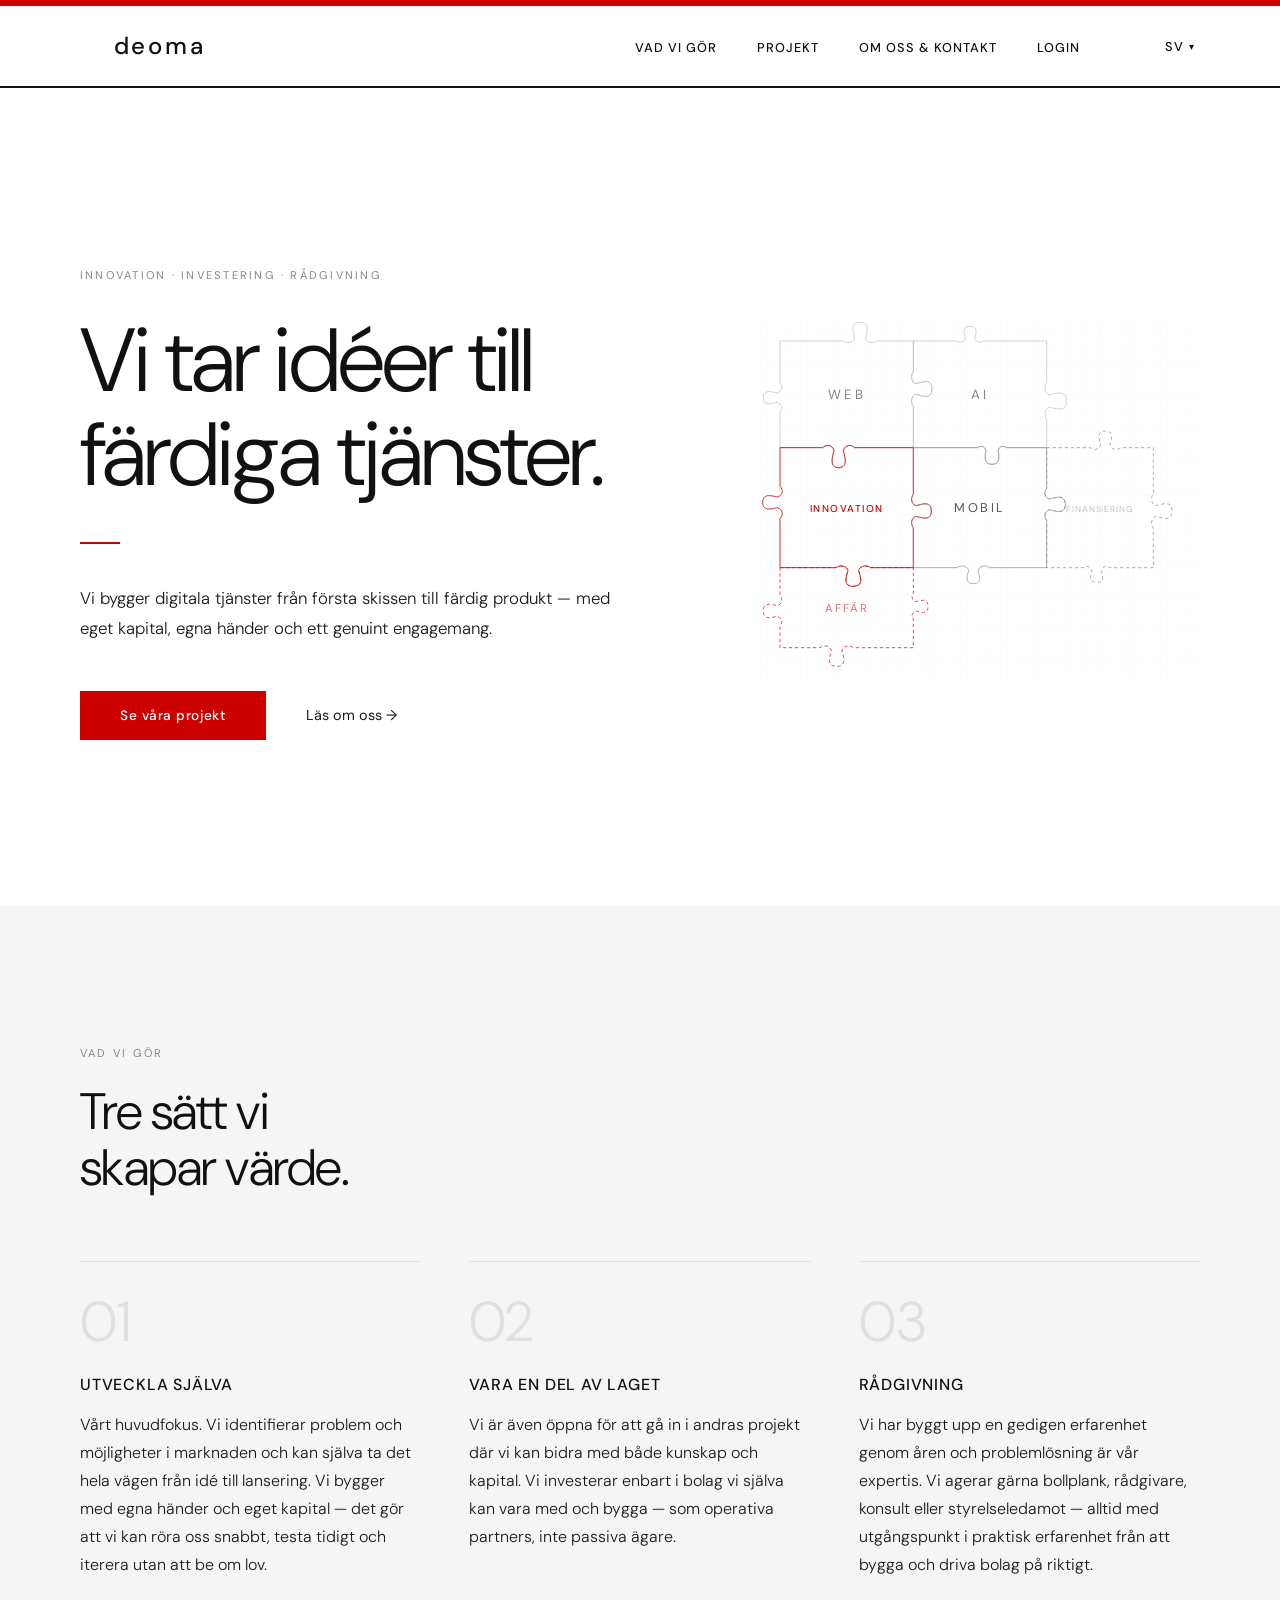
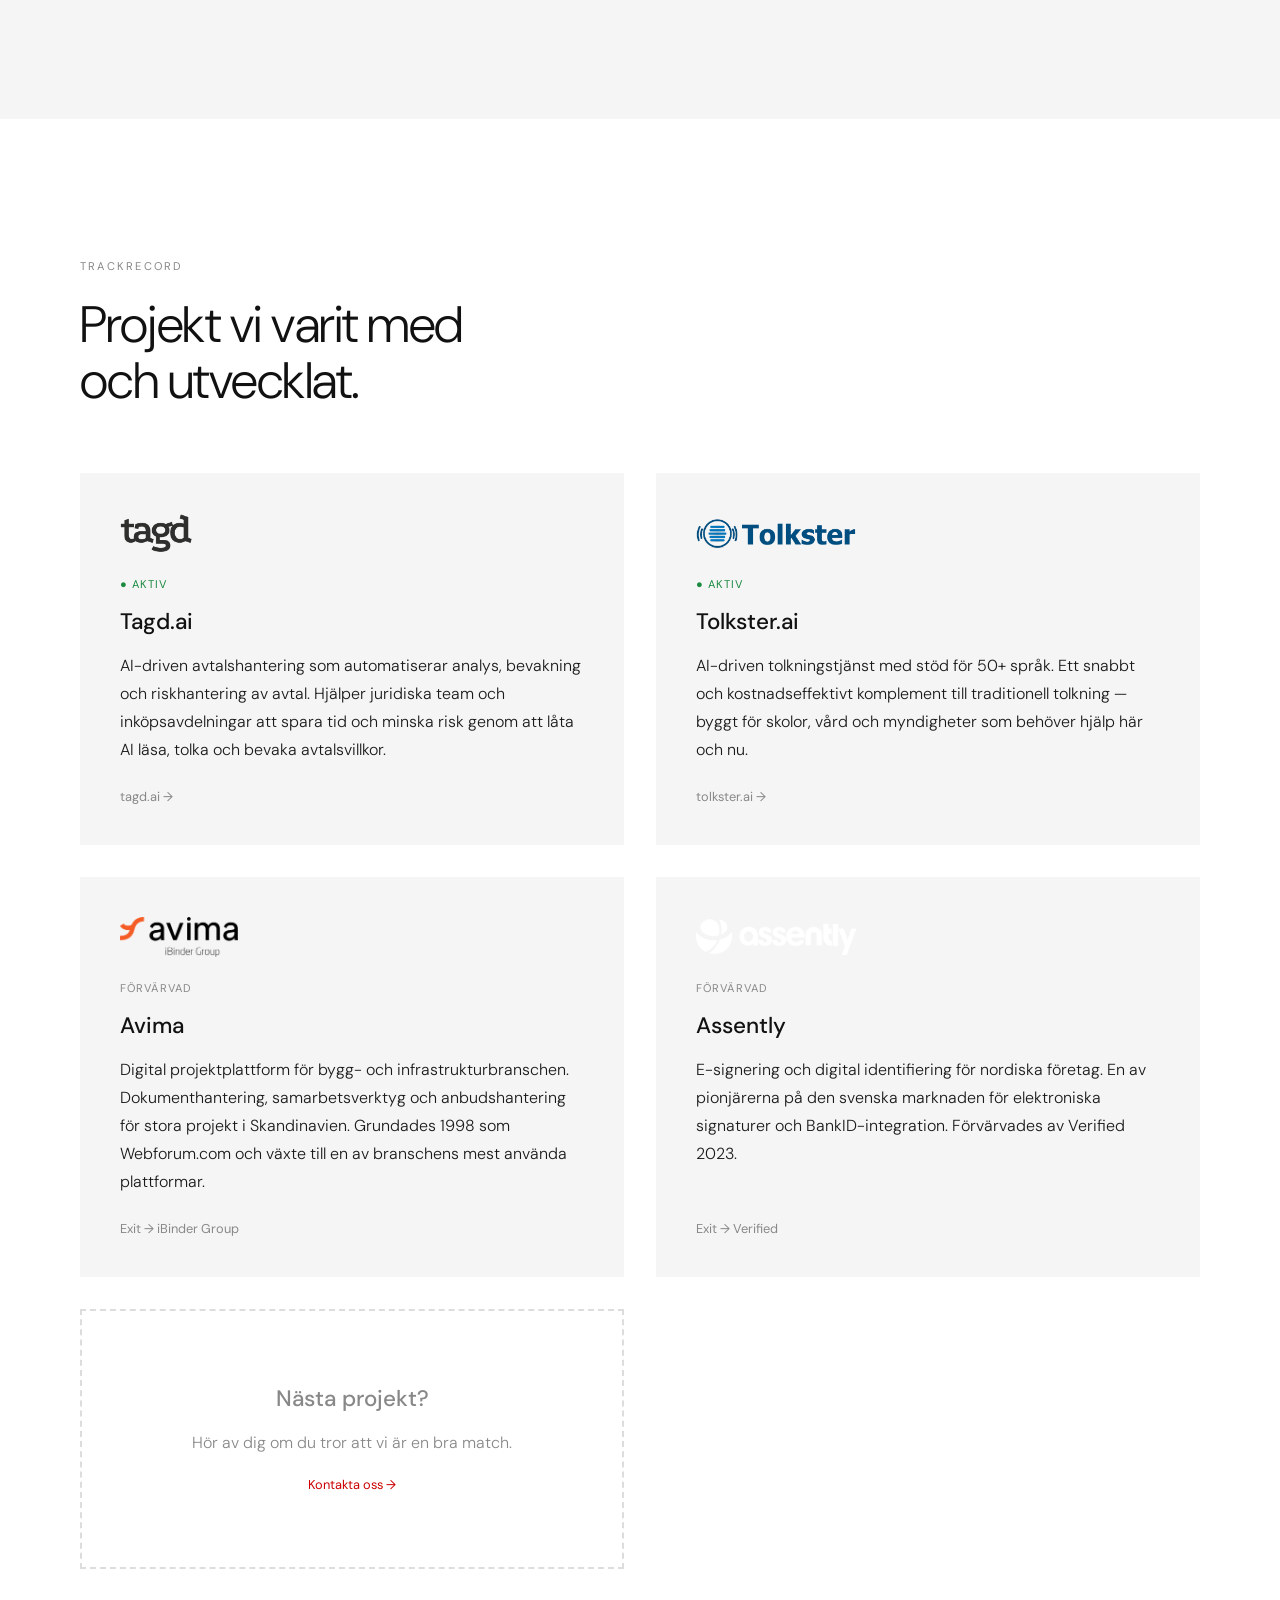
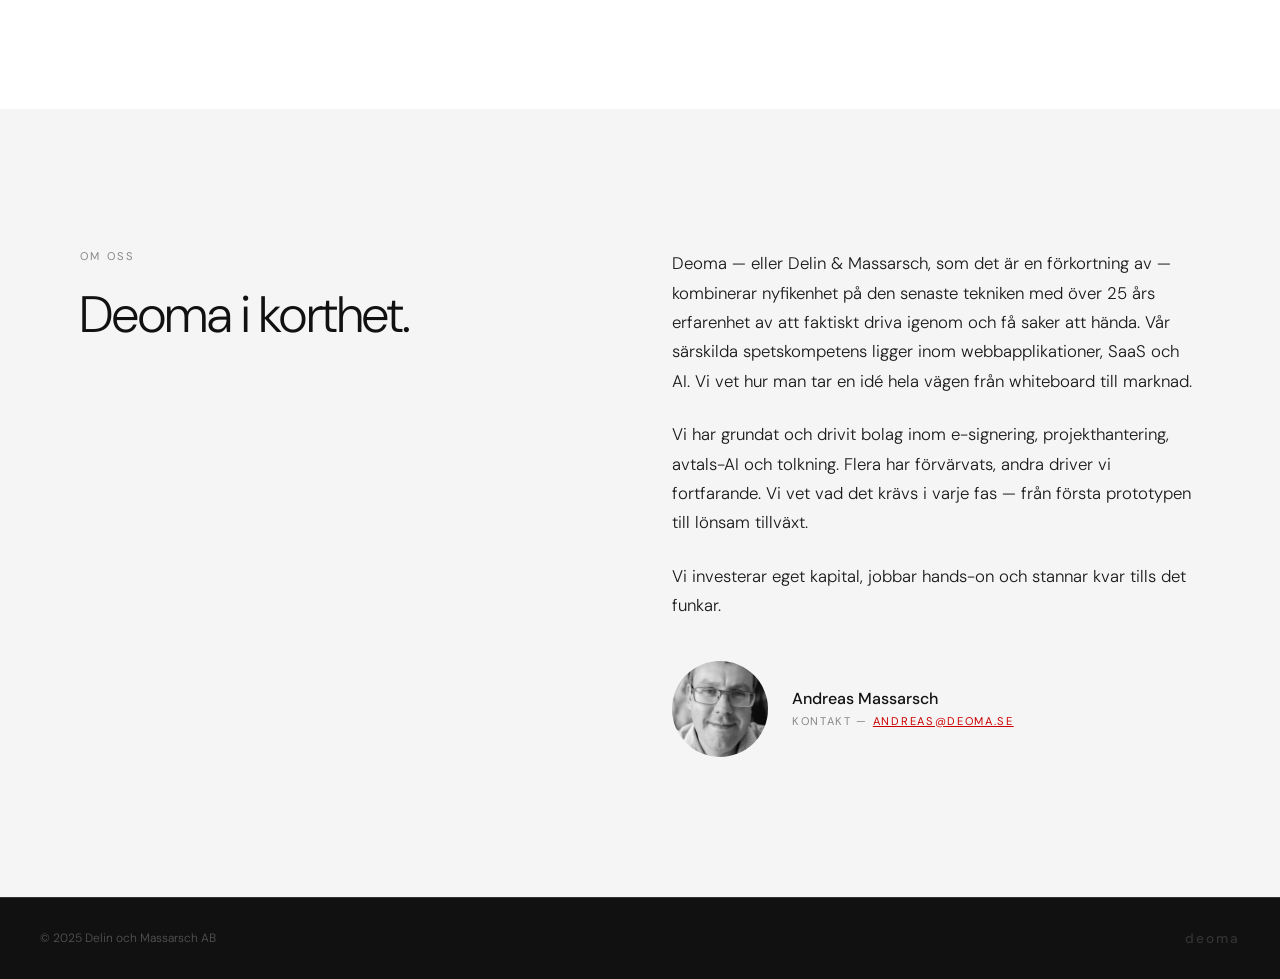
<file: index.html>
<!DOCTYPE html>
<html lang="sv">
<head>
  <meta charset="UTF-8">
  <meta name="viewport" content="width=device-width, initial-scale=1.0">
  <title>Deoma — Delin & Massarsch AB</title>
  <meta name="description" content="Deoma tar idéer till färdiga digitala tjänster — med eget kapital, egna händer och över 25 års erfarenhet. Innovation, investering och rådgivning.">
  <meta property="og:title" content="Deoma — Delin & Massarsch AB">
  <meta property="og:description" content="Vi tar idéer till färdiga digitala tjänster — med eget kapital, egna händer och genuint engagemang.">
  <meta property="og:type" content="website">
  <link rel="alternate" hreflang="sv" href="https://deomaweb.vercel.app/">
  <link rel="alternate" hreflang="en" href="https://deomaweb.vercel.app/en.html">
  <link rel="alternate" hreflang="de" href="https://deomaweb.vercel.app/de.html">
  <link rel="alternate" hreflang="x-default" href="https://deomaweb.vercel.app/">
  <link rel="icon" type="image/svg+xml" href="favicon.svg">
  <link rel="preconnect" href="https://fonts.googleapis.com">
  <link rel="preconnect" href="https://fonts.gstatic.com" crossorigin>
  <link href="https://fonts.googleapis.com/css2?family=DM+Sans:opsz,wght@9..40,300;9..40,400;9..40,500&display=swap" rel="stylesheet">
  <link rel="stylesheet" href="styles.css">
</head>
<body>

  <!-- Red top bar -->
  <div class="top-bar"></div>

  <!-- Nav -->
  <div class="nav-wrapper">
    <nav class="nav">
      <a href="#" class="nav-logo">
        <div class="nav-logo-top">
          <div class="nav-sigill"></div>
          <span class="nav-logo-name">deoma</span>
        </div>
        <span class="nav-logo-sub" style="display:none">delin & massarsch ab</span>
      </a>
      <ul class="nav-links">
        <li><a href="#services">Vad vi gör</a></li>
        <li><a href="#portfolio">Projekt</a></li>
        <li><a href="#about">Om oss & Kontakt</a></li>
        <li><a href="dashboard.html">Login</a></li>
      </ul>
      <div class="lang-switch">
        <button class="lang-switch-btn">SV</button>
        <div class="lang-dropdown">
          <div class="lang-dropdown-inner">
            <a href="en.html">EN</a>
            <a href="de.html">DE</a>
          </div>
        </div>
      </div>
    </nav>
    <div class="nav-rule"></div>
  </div>

  <!-- Hero -->
  <section class="hero">
    <div class="hero-inner">
      <div class="hero-content">
        <p class="hero-eyebrow">Innovation · Investering · Rådgivning</p>
        <h1 class="hero-title">Vi tar idéer till<br>färdiga tjänster.</h1>
        <div class="hero-line"></div>
        <p class="hero-desc">Vi bygger digitala tjänster från första skissen till färdig produkt — med eget kapital, egna händer och ett genuint engagemang.</p>
        <div class="hero-actions">
          <a href="#portfolio" class="btn-primary">Se våra projekt</a>
          <a href="#about" class="text-link">Läs om oss →</a>
        </div>
      </div>
      <div class="hero-graphic">
        <svg width="440" height="420" viewBox="-10 -10 660 540" fill="none" xmlns="http://www.w3.org/2000/svg">
          <style>
            @keyframes f1 { 0%,100% { transform: translate(0,0); } 50% { transform: translate(5px,-7px); } }
            @keyframes f2 { 0%,100% { transform: translate(0,0); } 50% { transform: translate(-5px,5px); } }
            @keyframes f3 { 0%,100% { transform: translate(0,0); } 50% { transform: translate(4px,6px); } }
            @keyframes f4 { 0%,100% { transform: translate(0,0); } 50% { transform: translate(-4px,-5px); } }
            @keyframes f5 { 0%,100% { transform: translate(12px,15px) rotate(3deg); } 50% { transform: translate(18px,8px) rotate(-2deg); } }
            @keyframes f6 { 0%,100% { transform: translate(-10px,12px) rotate(-2deg); } 50% { transform: translate(-6px,18px) rotate(3deg); } }
            .p1 { animation: f1 6s ease-in-out infinite; }
            .p2 { animation: f2 7s ease-in-out infinite; }
            .p3 { animation: f3 8s ease-in-out infinite; }
            .p4 { animation: f4 5.5s ease-in-out infinite; }
            .p5 { animation: f5 9s ease-in-out infinite; }
            .p6 { animation: f6 10s ease-in-out infinite; }
          </style>
          <defs>
            <!-- Millimeter paper grid -->
            <pattern id="mm-small" width="10" height="10" patternUnits="userSpaceOnUse">
              <path d="M10,0 L0,0 L0,10" fill="none" stroke="#E8E8E8" stroke-width="0.3"/>
            </pattern>
            <pattern id="mm-large" width="50" height="50" patternUnits="userSpaceOnUse">
              <rect width="50" height="50" fill="url(#mm-small)"/>
              <path d="M50,0 L0,0 L0,50" fill="none" stroke="#DDD" stroke-width="0.5"/>
            </pattern>
          </defs>

          <!-- Grid background -->
          <rect x="-10" y="-10" width="660" height="540" fill="url(#mm-large)" opacity="0.5"/>

          <!--
            Puzzle pieces with varied, organic tab shapes.
            Each tab differs in position, size and curve.
            Shared edges interlock exactly.

            Grid layout:
            ┌──────────┬────────┐
            │  WEB     │   AI   │  row y: 20-180
            ├──────────┼────────┤
            │INNOVATION│ MOBIL  │  row y: 180-360
            └──────────┴────────┘
            + AFFÄR (loose below-left)
            + FINANS (loose right)
          -->

          <!-- WEB -->
          <g class="p1">
            <path d="M20,20 L114,20 C119,24 129,24 132,16 C131,10 123,-8 140,-8 C157,-8 149,10 148,16 C151,24 161,24 166,20 L220,20 L220,66 C216,71 216,81 224,84 C230,83 248,74 248,92 C248,110 230,101 224,100 C216,103 216,113 220,118 L220,180 L132,180 C127,175 118,175 115,184 C116,190 124,210 108,210 C92,210 100,190 101,184 C98,175 89,175 84,180 L20,180 L20,127 C24,122 24,115 16,112 C10,113 -5,119 -5,105 C-5,91 10,97 16,98 C24,95 24,88 20,83 Z" fill="none" stroke="#bbb" stroke-width="1"/>
            <text x="120" y="107" text-anchor="middle" fill="#888" font-family="DM Sans" font-size="20" font-weight="400" letter-spacing="0.2em">WEB</text>
          </g>

          <!-- AI -->
          <g class="p2">
            <path d="M220,20 L285,20 C290,23 295,23 298,16 C297,10 291,-2 305,-2 C319,-2 313,10 312,16 C315,23 320,23 325,20 L420,20 L420,82 C416,87 416,98 424,101 C430,100 450,91 450,110 C450,129 430,120 424,119 C416,122 416,133 420,138 L420,180 L360,180 C355,177 350,177 347,184 C348,190 352,205 338,205 C324,205 328,190 329,184 C326,177 321,177 316,180 L220,180 L220,118 C216,113 216,103 224,100 C230,101 248,110 248,92 C248,74 230,83 224,84 C216,81 216,71 220,66 Z" fill="none" stroke="#bbb" stroke-width="1"/>
            <text x="320" y="107" text-anchor="middle" fill="#888" font-family="DM Sans" font-size="20" font-weight="400" letter-spacing="0.2em">AI</text>
          </g>

          <!-- INNOVATION -->
          <g class="p3">
            <path d="M20,180 L84,180 C89,175 98,175 101,184 C100,190 92,210 108,210 C124,210 116,190 115,184 C118,175 127,175 132,180 L220,180 L220,250 C216,255 216,264 224,267 C230,266 247,258 247,275 C247,292 230,284 224,283 C216,286 216,295 220,300 L220,360 L156,360 C151,356 141,356 138,364 C139,370 148,388 130,388 C112,388 121,370 122,364 C119,356 109,356 104,360 L20,360 L20,286 C25,281 25,273 16,270 C10,271 -6,277 -6,262 C-6,247 10,253 16,254 C25,251 25,243 20,238 Z" fill="none" stroke="#CC0000" stroke-width="1.25"/>
            <text x="120" y="277" text-anchor="middle" fill="#CC0000" font-family="DM Sans" font-size="15" font-weight="500" letter-spacing="0.15em">INNOVATION</text>
          </g>

          <!-- MOBIL -->
          <g class="p4">
            <path d="M220,180 L316,180 C321,177 326,177 329,184 C328,190 324,205 338,205 C352,205 348,190 347,184 C350,177 355,177 360,180 L420,180 L420,241 C416,246 416,254 424,257 C430,256 448,248 448,265 C448,282 430,274 424,273 C416,276 416,284 420,289 L420,360 L334,360 C329,356 320,356 317,364 C318,370 325,384 310,384 C295,384 302,370 303,364 C300,356 291,356 286,360 L220,360 L220,300 C216,295 216,286 224,283 C230,284 247,292 247,275 C247,258 230,266 224,267 C216,264 216,255 220,250 Z" fill="none" stroke="#888" stroke-width="1"/>
            <text x="320" y="277" text-anchor="middle" fill="#555" font-family="DM Sans" font-size="19" font-weight="400" letter-spacing="0.2em">MOBIL</text>
          </g>

          <!-- AFFÄR — interlocks with INNOVATION bottom -->
          <g class="p5">
            <path d="M20,360 L104,360 C109,356 119,356 122,364 C121,370 112,388 130,388 C148,388 139,370 138,364 C141,356 151,356 156,360 L220,360 L220,398 C217,403 217,408 224,411 C230,410 242,404 242,418 C242,432 230,426 224,425 C217,428 217,433 220,438 L220,480 L130,480 C125,476 116,476 113,484 C114,490 122,508 105,508 C88,508 96,490 97,484 C94,476 85,476 80,480 L20,480 L20,448 C24,443 24,436 16,433 C10,434 -5,440 -5,425 C-5,410 10,416 16,417 C24,414 24,407 20,402 Z" fill="none" stroke="#CC0000" stroke-width="1" stroke-dasharray="5,4"/>
            <text x="120" y="427" text-anchor="middle" fill="#CC0000" font-family="DM Sans" font-size="17" font-weight="500" letter-spacing="0.18em" opacity="0.5">AFFÄR</text>
          </g>

          <!-- FINANSIERING — interlocks with MOBIL right -->
          <g class="p6">
            <path d="M420,180 L485,180 C490,184 498,184 501,176 C500,170 493,155 508,155 C523,155 516,170 515,176 C518,184 526,184 531,180 L580,180 L580,249 C576,254 576,264 584,267 C590,266 608,257 608,275 C608,293 590,284 584,283 C576,286 576,296 580,301 L580,360 L515,360 C510,357 505,357 502,364 C503,370 509,382 495,382 C481,382 487,370 488,364 C485,357 480,357 475,360 L420,360 L420,289 C416,284 416,276 424,273 C430,274 448,282 448,265 C448,248 430,256 424,257 C416,254 416,246 420,241 Z" fill="none" stroke="#888" stroke-width="1" stroke-dasharray="5,4"/>
            <text x="500" y="277" text-anchor="middle" fill="#888" font-family="DM Sans" font-size="13" font-weight="400" letter-spacing="0.1em" opacity="0.5">FINANSIERING</text>
          </g>

        </svg>
      </div>
    </div>
  </section>

  <!-- Vad vi gör -->
  <section class="services" id="services">
    <div class="container">
      <p class="section-label">Vad vi gör</p>
      <h2 class="section-title">Tre sätt vi<br>skapar värde.</h2>
      <div class="services-grid">
        <div class="service-card">
          <div class="service-number">01</div>
          <h3 class="service-name">Utveckla själva</h3>
          <p class="service-desc">Vårt huvudfokus. Vi identifierar problem och möjligheter i marknaden och kan själva ta det hela vägen från idé till lansering. Vi bygger med egna händer och eget kapital — det gör att vi kan röra oss snabbt, testa tidigt och iterera utan att be om lov.</p>
        </div>
        <div class="service-card">
          <div class="service-number">02</div>
          <h3 class="service-name">Vara en del av laget</h3>
          <p class="service-desc">Vi är även öppna för att gå in i andras projekt där vi kan bidra med både kunskap och kapital. Vi investerar enbart i bolag vi själva kan vara med och bygga — som operativa partners, inte passiva ägare.</p>
        </div>
        <div class="service-card">
          <div class="service-number">03</div>
          <h3 class="service-name">Rådgivning</h3>
          <p class="service-desc">Vi har byggt upp en gedigen erfarenhet genom åren och problemlösning är vår expertis. Vi agerar gärna bollplank, rådgivare, konsult eller styrelseledamot — alltid med utgångspunkt i praktisk erfarenhet från att bygga och driva bolag på riktigt.</p>
        </div>
      </div>
    </div>
  </section>

  <!-- Portfolio -->
  <section class="portfolio" id="portfolio">
    <div class="container">
      <p class="section-label">Trackrecord</p>
      <h2 class="section-title">Projekt vi varit med<br>och utvecklat.</h2>
      <div class="portfolio-grid">
        <div class="portfolio-card">
          <img src="logo-tagd.png" alt="Tagd.ai" class="portfolio-logo">
          <div class="portfolio-card-top">
            <p class="portfolio-status active">Aktiv</p>
            <h3 class="portfolio-name">Tagd.ai</h3>
            <p class="portfolio-desc">AI-driven avtalshantering som automatiserar analys, bevakning och riskhantering av avtal. Hjälper juridiska team och inköpsavdelningar att spara tid och minska risk genom att låta AI läsa, tolka och bevaka avtalsvillkor.</p>
          </div>
          <a href="https://tagd.ai" target="_blank" rel="noopener" class="portfolio-link">tagd.ai →</a>
        </div>
        <div class="portfolio-card">
          <img src="logo-tolkster.png" alt="Tolkster.ai" class="portfolio-logo">
          <div class="portfolio-card-top">
            <p class="portfolio-status active">Aktiv</p>
            <h3 class="portfolio-name">Tolkster.ai</h3>
            <p class="portfolio-desc">AI-driven tolkningstjänst med stöd för 50+ språk. Ett snabbt och kostnadseffektivt komplement till traditionell tolkning — byggt för skolor, vård och myndigheter som behöver hjälp här och nu.</p>
          </div>
          <a href="https://tolkster.ai" target="_blank" rel="noopener" class="portfolio-link">tolkster.ai →</a>
        </div>
        <div class="portfolio-card">
          <img src="logo-avima.png" alt="Avima" class="portfolio-logo">
          <div class="portfolio-card-top">
            <p class="portfolio-status">Förvärvad</p>
            <h3 class="portfolio-name">Avima</h3>
            <p class="portfolio-desc">Digital projektplattform för bygg- och infrastrukturbranschen. Dokumenthantering, samarbetsverktyg och anbudshantering för stora projekt i Skandinavien. Grundades 1998 som Webforum.com och växte till en av branschens mest använda plattformar.</p>
          </div>
          <a href="https://www.avima.se" target="_blank" rel="noopener" class="portfolio-link">Exit → iBinder Group</a>
        </div>
        <div class="portfolio-card">
          <img src="logo-assently.png" alt="Assently" class="portfolio-logo">
          <div class="portfolio-card-top">
            <p class="portfolio-status">Förvärvad</p>
            <h3 class="portfolio-name">Assently</h3>
            <p class="portfolio-desc">E-signering och digital identifiering för nordiska företag. En av pionjärerna på den svenska marknaden för elektroniska signaturer och BankID-integration. Förvärvades av Verified 2023.</p>
          </div>
          <a href="https://www.assently.com" target="_blank" rel="noopener" class="portfolio-link">Exit → Verified</a>
        </div>
        <div class="portfolio-card portfolio-card--cta">
          <div>
            <h3 class="portfolio-name">Nästa projekt?</h3>
            <p class="portfolio-desc">Hör av dig om du tror att vi är en bra match.</p>
            <a href="mailto:andreas@deoma.se" class="portfolio-link">Kontakta oss →</a>
          </div>
        </div>
      </div>
    </div>
  </section>

  <!-- Om oss -->
  <section class="about" id="about">
    <div class="container">
      <div class="about-grid">
        <div class="about-left">
          <p class="section-label">Om oss</p>
          <h2 class="section-title">Deoma i korthet.</h2>
        </div>
        <div class="about-text">
          <p>Deoma — eller Delin & Massarsch, som det är en förkortning av — kombinerar nyfikenhet på den senaste tekniken med över 25 års erfarenhet av att faktiskt driva igenom och få saker att hända. Vår särskilda spetskompetens ligger inom webbapplikationer, SaaS och AI. Vi vet hur man tar en idé hela vägen från whiteboard till marknad.</p>
          <p>Vi har grundat och drivit bolag inom e-signering, projekthantering, avtals-AI och tolkning. Flera har förvärvats, andra driver vi fortfarande. Vi vet vad det krävs i varje fas — från första prototypen till lönsam tillväxt.</p>
          <p>Vi investerar eget kapital, jobbar hands-on och stannar kvar tills det funkar.</p>
          <div class="founder founder--inline">
            <img src="andreas.jpeg" alt="Andreas Massarsch" class="founder-img">
            <div>
              <div class="founder-name">Andreas Massarsch</div>
              <div class="founder-role">Kontakt — <a href="mailto:andreas@deoma.se">andreas@deoma.se</a></div>
            </div>
          </div>
        </div>
      </div>
    </div>
  </section>


  <!-- Footer -->
  <footer class="footer">
    <div class="footer-inner">
      <span class="footer-copy">© 2025 Delin och Massarsch AB</span>
      <span class="footer-logo">deoma</span>
    </div>
  </footer>

</body>
</html>
</file>
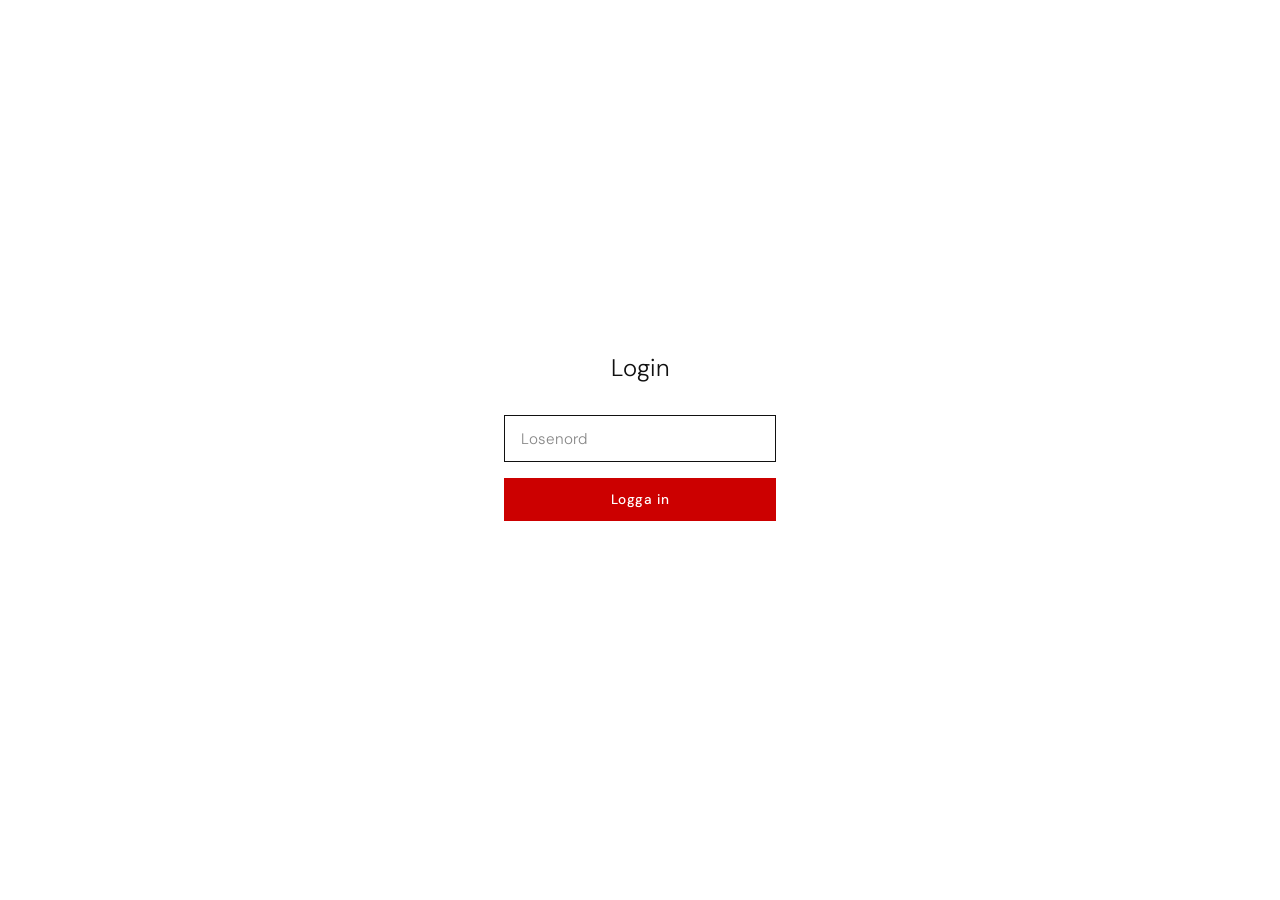
<file: dashboard.html>
<!DOCTYPE html>
<html lang="sv">
<head>
  <meta charset="UTF-8">
  <meta name="viewport" content="width=device-width, initial-scale=1.0">
  <title>Dashboard — Deoma</title>
  <meta name="robots" content="noindex, nofollow">
  <link rel="icon" type="image/svg+xml" href="favicon.svg">
  <link rel="preconnect" href="https://fonts.googleapis.com">
  <link rel="preconnect" href="https://fonts.gstatic.com" crossorigin>
  <link href="https://fonts.googleapis.com/css2?family=DM+Sans:opsz,wght@9..40,300;9..40,400;9..40,500&display=swap" rel="stylesheet">
  <link rel="stylesheet" href="styles.css">
  <link rel="stylesheet" href="dashboard.css">
</head>
<body>

  <!-- Red top bar -->
  <div class="top-bar"></div>

  <!-- Nav -->
  <div class="nav-wrapper">
    <nav class="nav">
      <a href="/" class="nav-logo">
        <div class="nav-logo-top">
          <div class="nav-sigill"></div>
          <span class="nav-logo-name">deoma</span>
        </div>
      </a>
      <ul class="nav-links">
        <li><a href="/#services">Vad vi gör</a></li>
        <li><a href="/#portfolio">Projekt</a></li>
        <li><a href="/#about">Om oss & Kontakt</a></li>
        <li id="logoutItem" style="display:none"><a href="#" id="logoutBtn">Logga ut</a></li>
      </ul>
    </nav>
    <div class="nav-rule"></div>
  </div>

  <!-- Login -->
  <div class="login-overlay" id="loginOverlay">
    <div class="login-box">
      <h2>Login</h2>
      <form id="loginForm">
        <input type="password" class="login-input" id="passwordInput" placeholder="Losenord" autocomplete="off" autofocus>
        <button type="submit" class="login-btn">Logga in</button>
        <p class="login-error" id="loginError"></p>
      </form>
    </div>
  </div>

  <!-- Dashboard overview -->
  <div class="dash-hidden" id="dashContent">
    <section class="dashboard">
      <div class="container">
        <div class="dash-header">
          <div>
            <p class="section-label">Dashboard</p>
            <h2 class="section-title">Aktiva projekt.</h2>
          </div>
          <button class="dash-copy-btn" id="copyNewBtn" title="Kopiera skript för nytt projekt">
            <svg width="16" height="16" viewBox="0 0 24 24" fill="none" stroke="currentColor" stroke-width="2"><rect x="9" y="9" width="13" height="13" rx="2"/><path d="M5 15H4a2 2 0 01-2-2V4a2 2 0 012-2h9a2 2 0 012 2v1"/></svg>
            Nytt projekt
          </button>
        </div>
        <div class="dash-grid" id="dashGrid"></div>
      </div>
    </section>
  </div>

  <!-- Project detail -->
  <div class="dash-hidden" id="dashDetail">
    <section class="dash-detail visible">
      <div class="container">
        <div class="dash-detail-topbar">
          <button class="dash-back" id="backBtn">&larr; Tillbaka</button>
          <button class="dash-copy-btn" id="copyUpdateBtn" title="Kopiera uppdateringsprompt">
            <svg width="16" height="16" viewBox="0 0 24 24" fill="none" stroke="currentColor" stroke-width="2"><rect x="9" y="9" width="13" height="13" rx="2"/><path d="M5 15H4a2 2 0 01-2-2V4a2 2 0 012-2h9a2 2 0 012 2v1"/></svg>
            Kopiera prompt
          </button>
        </div>
        <div class="dash-detail-header" id="detailHeader"></div>
        <p class="dash-detail-desc" id="detailDesc"></p>
        <a class="dash-detail-link" id="detailLink" target="_blank" rel="noopener"></a>

        <div class="dash-timeline" id="timelineSection">
          <h3 class="dash-section-title">Senaste uppdateringar</h3>
          <div id="timeline"></div>
        </div>

        <div id="plannedSection">
          <h3 class="dash-section-title">Planerat</h3>
          <ul class="dash-planned-list" id="planned"></ul>
        </div>
      </div>
    </section>
  </div>

  <!-- Toast -->
  <div class="dash-toast" id="toast">Kopierat!</div>

  <!-- Footer -->
  <footer class="footer">
    <div class="footer-inner">
      <span class="footer-copy">&copy; 2025 Delin och Massarsch AB</span>
      <span class="footer-logo">deoma</span>
    </div>
  </footer>

  <script>
    const PASS_HASH = 'f0d5776400000038'; // simple hash of "Montella"
    let projectsData = [];

    function simpleHash(str) {
      let h = 0;
      for (let i = 0; i < str.length; i++) {
        h = ((h << 5) - h + str.charCodeAt(i)) | 0;
      }
      return (h >>> 0).toString(16).padStart(8, '0') + (str.length * 7).toString(16).padStart(8, '0');
    }

    // Auth
    function isLoggedIn() {
      return sessionStorage.getItem('deoma_dash') === PASS_HASH;
    }

    function showDashboard() {
      document.getElementById('loginOverlay').style.display = 'none';
      document.getElementById('dashContent').classList.remove('dash-hidden');
      document.getElementById('logoutItem').style.display = '';
      loadProjects();
    }

    function showLogin() {
      document.getElementById('loginOverlay').style.display = '';
      document.getElementById('dashContent').classList.add('dash-hidden');
      document.getElementById('dashDetail').classList.add('dash-hidden');
      document.getElementById('logoutItem').style.display = 'none';
      sessionStorage.removeItem('deoma_dash');
    }

    document.getElementById('loginForm').addEventListener('submit', function(e) {
      e.preventDefault();
      const pw = document.getElementById('passwordInput').value;
      if (simpleHash(pw) === PASS_HASH) {
        sessionStorage.setItem('deoma_dash', PASS_HASH);
        showDashboard();
      } else {
        document.getElementById('loginError').textContent = 'Fel losenord';
        document.getElementById('passwordInput').value = '';
        document.getElementById('passwordInput').focus();
      }
    });

    document.getElementById('logoutBtn').addEventListener('click', function(e) {
      e.preventDefault();
      showLogin();
    });

    // Load projects
    async function loadProjects() {
      try {
        const res = await fetch('projects.json?t=' + Date.now());
        const data = await res.json();
        projectsData = data.projects;
        renderGrid();
      } catch (err) {
        document.getElementById('dashGrid').innerHTML =
          '<p style="color:var(--muted)">Kunde inte ladda projekt.</p>';
      }
    }

    function renderGrid() {
      const grid = document.getElementById('dashGrid');
      grid.innerHTML = projectsData.map(function(p) {
        const statusClass = p.status === 'active' ? ' active' : '';
        const statusText = p.status === 'active' ? 'Aktiv' : p.status;
        return '<div class="dash-card" data-id="' + p.id + '">' +
          (p.logo ? '<img src="' + p.logo + '" alt="' + p.name + '" class="dash-card-logo">' : '') +
          '<p class="dash-card-status' + statusClass + '">' + statusText + '</p>' +
          '<h3 class="dash-card-name">' + p.name + '</h3>' +
          '<p class="dash-card-summary">' + p.summary + '</p>' +
          '</div>';
      }).join('');

      grid.querySelectorAll('.dash-card').forEach(function(card) {
        card.addEventListener('click', function() {
          showDetail(card.dataset.id);
        });
      });
    }

    function showDetail(id) {
      const p = projectsData.find(function(x) { return x.id === id; });
      if (!p) return;

      document.getElementById('dashContent').classList.add('dash-hidden');
      document.getElementById('dashDetail').classList.remove('dash-hidden');
      window.scrollTo(0, 0);

      // Header
      const header = document.getElementById('detailHeader');
      header.innerHTML =
        (p.logo ? '<img src="' + p.logo + '" alt="' + p.name + '" class="dash-detail-logo">' : '') +
        '<div><h2 style="font-size:1.8rem;font-weight:500;color:var(--black);margin-bottom:0.25rem">' + p.name + '</h2>' +
        (p.status === 'active' ? '<p class="dash-detail-status">Aktiv</p>' : '') +
        '</div>';

      // Description
      document.getElementById('detailDesc').textContent = p.description || '';

      // Link
      const link = document.getElementById('detailLink');
      if (p.url) {
        link.href = p.url;
        link.textContent = p.url.replace('https://', '') + ' \u2192';
        link.style.display = '';
      } else {
        link.style.display = 'none';
      }

      // Timeline
      const timeline = document.getElementById('timeline');
      const timelineSection = document.getElementById('timelineSection');
      if (p.updates && p.updates.length > 0) {
        timelineSection.style.display = '';
        timeline.innerHTML = p.updates
          .slice()
          .sort(function(a, b) { return b.date.localeCompare(a.date); })
          .map(function(u) {
            var items = u.items || (u.summary ? [u.summary] : []);
            return '<div class="dash-update">' +
              '<span class="dash-update-date">' + u.date + '</span>' +
              '<div class="dash-update-items">' +
              items.map(function(item) {
                return '<div class="dash-update-text">' + item + '</div>';
              }).join('') +
              '</div></div>';
          }).join('');
      } else {
        timelineSection.style.display = 'none';
      }

      // Planned
      const planned = document.getElementById('planned');
      const plannedSection = document.getElementById('plannedSection');
      if (p.planned && p.planned.length > 0) {
        plannedSection.style.display = '';
        planned.innerHTML = p.planned.map(function(item) {
          return '<li>' + item + '</li>';
        }).join('');
      } else {
        plannedSection.style.display = 'none';
      }
    }

    document.getElementById('backBtn').addEventListener('click', function() {
      document.getElementById('dashDetail').classList.add('dash-hidden');
      document.getElementById('dashContent').classList.remove('dash-hidden');
      window.scrollTo(0, 0);
    });

    // ── Copy prompt ──────────────────────────────────────────────────────────
    let currentProjectId = null;

    function showToast(msg) {
      var t = document.getElementById('toast');
      t.textContent = msg || 'Kopierat!';
      t.classList.add('show');
      setTimeout(function() { t.classList.remove('show'); }, 2500);
    }

    function copyToClipboard(text, btn) {
      navigator.clipboard.writeText(text).then(function() {
        if (btn) {
          var orig = btn.innerHTML;
          btn.classList.add('copied');
          btn.innerHTML = btn.innerHTML.replace(/Nytt projekt|Kopiera prompt/, 'Kopierat!');
          setTimeout(function() { btn.classList.remove('copied'); btn.innerHTML = orig; }, 2000);
        }
        showToast('Prompt kopierad — klistra in i Claude Code');
      });
    }

    function buildNewProjectPrompt() {
      return [
        'Lägg till ett nytt projekt i deoma-dashboarden.',
        '',
        '1. Hämta live-versionen från https://www.deoma.se/projects.json (WebFetch) — det är source of truth.',
        '2. Fråga mig: projektnamn, URL, kort sammanfattning (1 mening) och en beskrivning på 2-3 meningar som förklarar vad projektet gör, vilken målgrupp det riktar sig till och vad som gör det unikt.',
        '3. Skapa ett lämpligt id (kebab-case, t.ex. "mitt-projekt").',
        '4. Hitta logga: kolla /public/ i projektmappen eller ~/Downloads/. Kopiera bästa kandidaten till /Users/andreasmassarsch/Documents/deomaweb/logo-[id].png.',
        '5. Lägg till projektet i projects.json med today\'s date som första update-post, baserat på vad vi gjort i denna konversation.',
        '6. Kör: cd /Users/andreasmassarsch/Documents/deomaweb && git add projects.json logo-* && git commit -m "Add [Projektnamn] to dashboard" && git push && vercel --prod --yes',
      ].join('\n');
    }

    function buildUpdatePrompt(p) {
      var lastUpdate = p.updates && p.updates.length
        ? p.updates.slice().sort(function(a,b){ return b.date.localeCompare(a.date); })[0]
        : null;
      return [
        'uppdatera deoma för projektet "' + p.name + '" (id: "' + p.id + '").',
        '',
        'Senaste uppdatering: ' + (lastUpdate ? lastUpdate.date + ' — ' + (lastUpdate.items || [])[0] : 'ingen'),
        '',
        'Hämta live-versionen från https://www.deoma.se/projects.json (WebFetch), lägg till nya rader baserat på vad vi gjort sedan senaste uppdateringen, uppdatera "planned" och deploya med vercel --prod --yes.',
      ].join('\n');
    }

    document.getElementById('copyNewBtn').addEventListener('click', function() {
      copyToClipboard(buildNewProjectPrompt(), this);
    });

    document.getElementById('copyUpdateBtn').addEventListener('click', function() {
      var p = projectsData.find(function(x) { return x.id === currentProjectId; });
      if (p) copyToClipboard(buildUpdatePrompt(p), this);
    });

    // Patch showDetail to track current project
    var _origShowDetail = showDetail;
    showDetail = function(id) {
      currentProjectId = id;
      _origShowDetail(id);
    };

    // Init
    if (isLoggedIn()) {
      showDashboard();
    }
  </script>

</body>
</html>
</file>
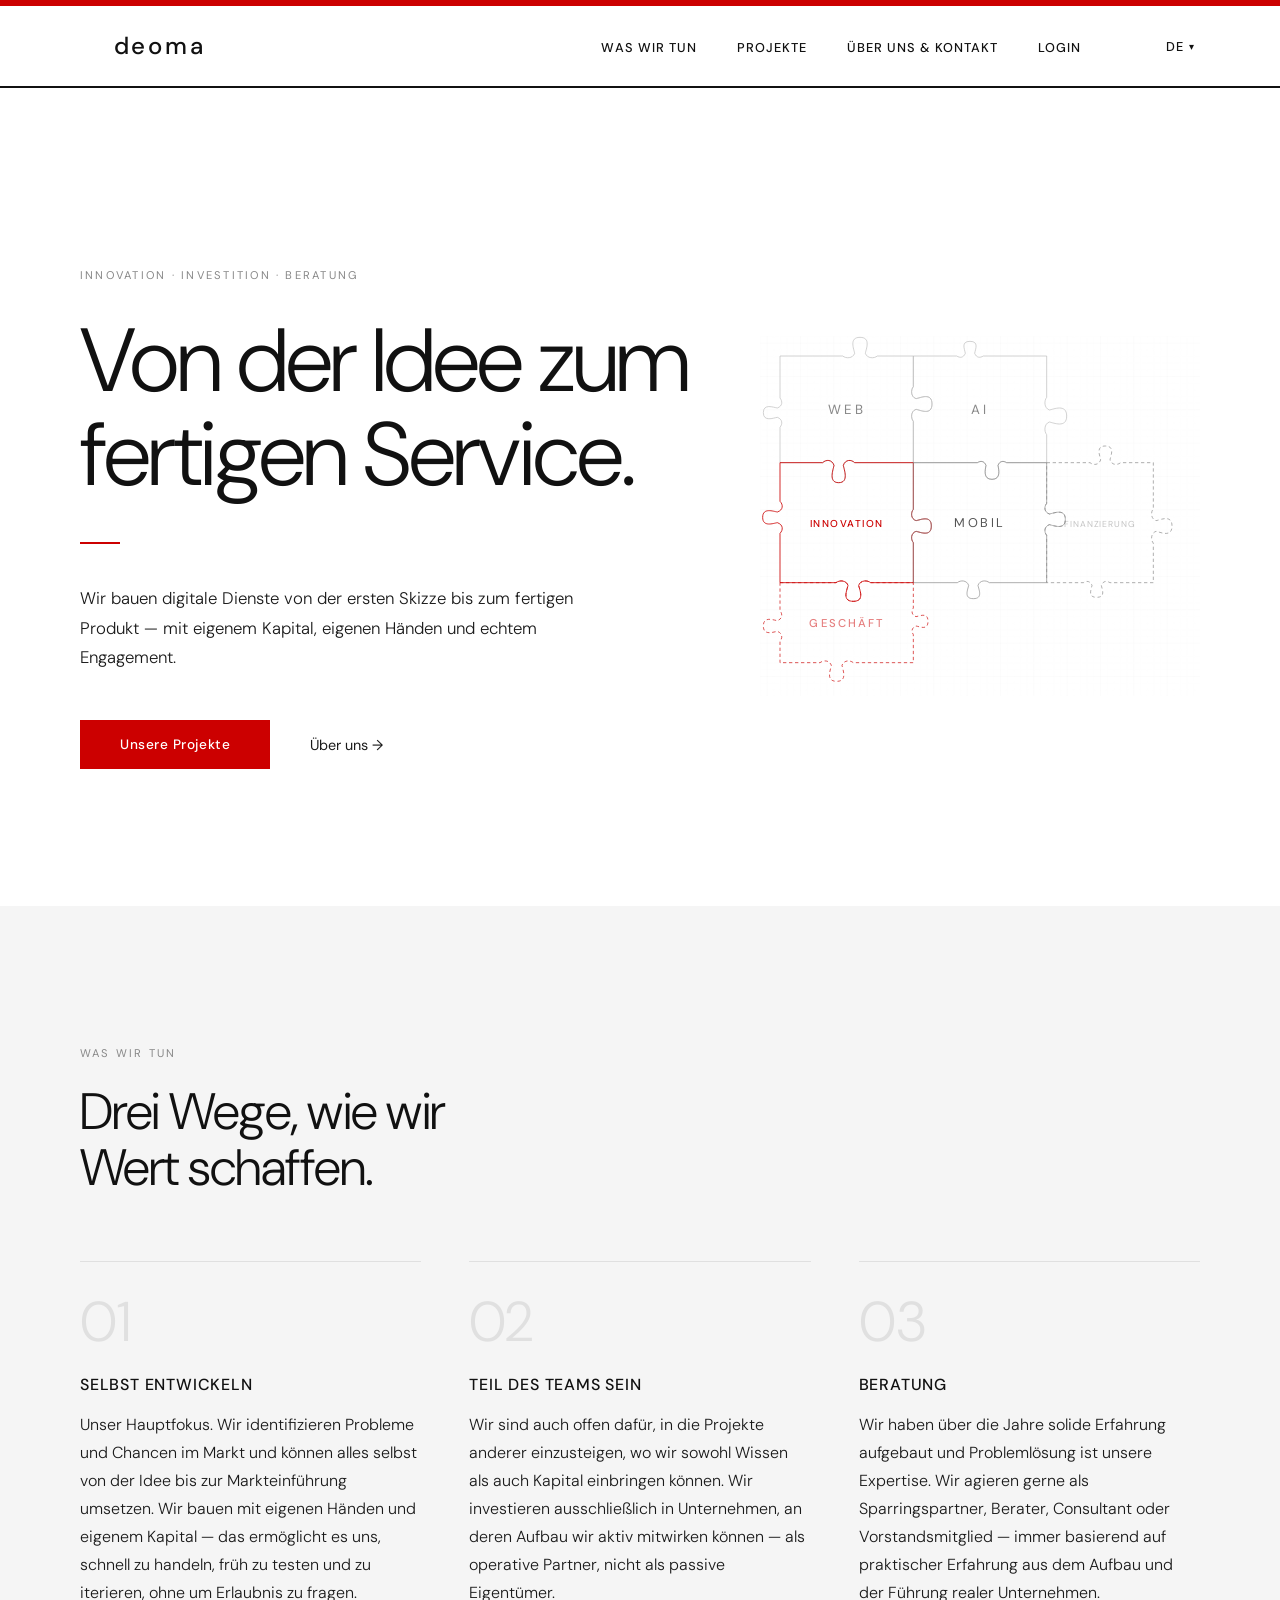
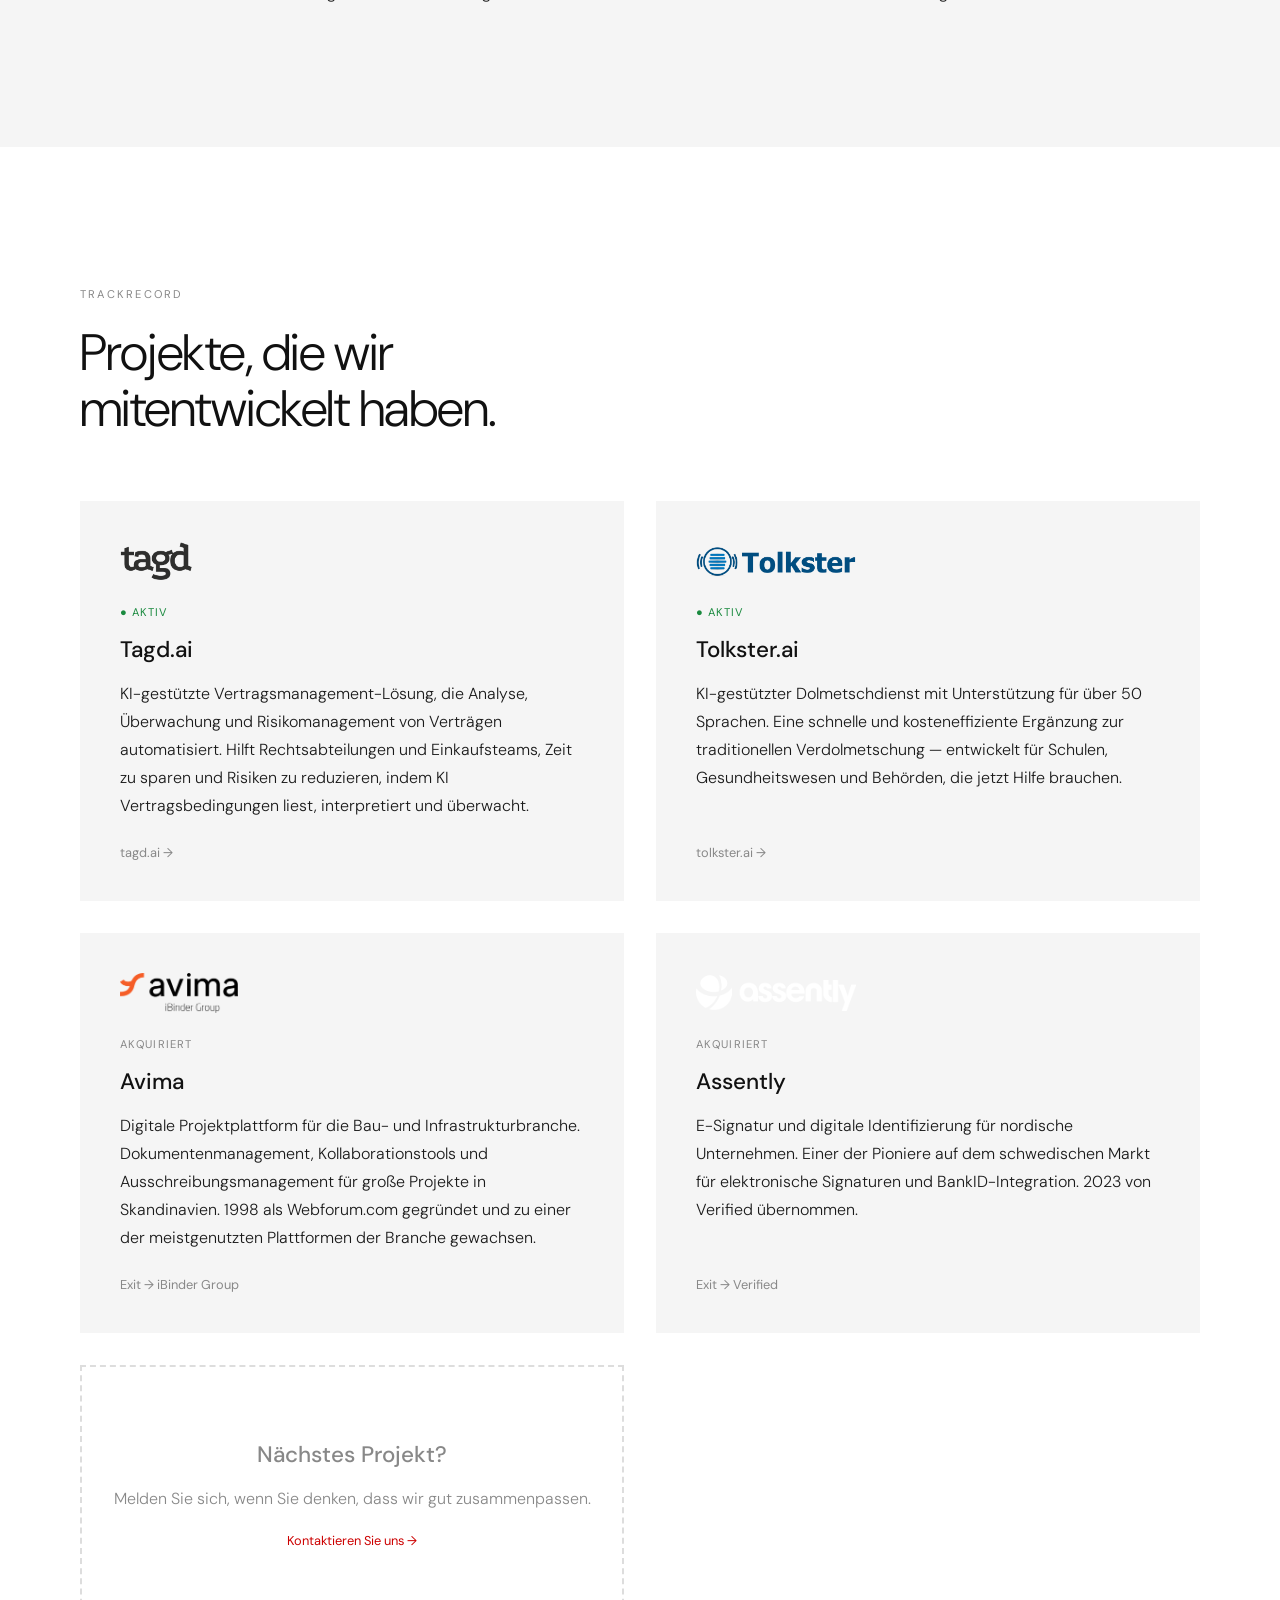
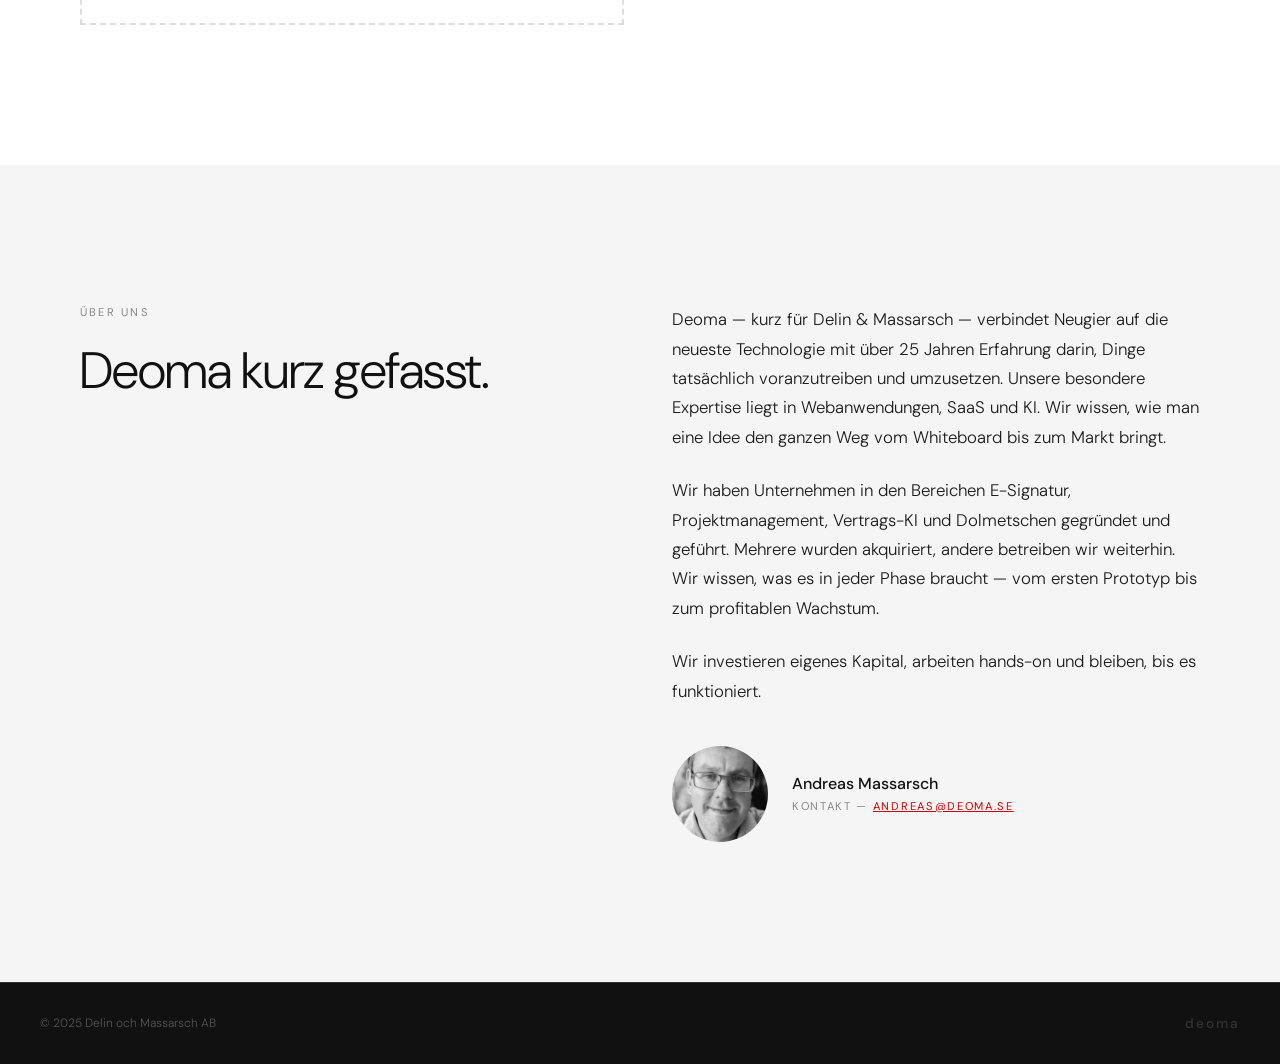
<file: de.html>
<!DOCTYPE html>
<html lang="de">
<head>
  <meta charset="UTF-8">
  <meta name="viewport" content="width=device-width, initial-scale=1.0">
  <title>Deoma — Delin & Massarsch AB</title>
  <meta name="description" content="Deoma bringt Ideen zu fertigen digitalen Diensten — mit eigenem Kapital, eigenen Händen und über 25 Jahren Erfahrung. Innovation, Investition und Beratung.">
  <meta property="og:title" content="Deoma — Delin & Massarsch AB">
  <meta property="og:description" content="Wir bringen Ideen zu fertigen digitalen Diensten — mit eigenem Kapital, eigenen Händen und echtem Engagement.">
  <meta property="og:type" content="website">
  <link rel="alternate" hreflang="sv" href="https://deomaweb.vercel.app/">
  <link rel="alternate" hreflang="en" href="https://deomaweb.vercel.app/en.html">
  <link rel="alternate" hreflang="de" href="https://deomaweb.vercel.app/de.html">
  <link rel="alternate" hreflang="x-default" href="https://deomaweb.vercel.app/">
  <link rel="icon" type="image/svg+xml" href="favicon.svg">
  <link rel="preconnect" href="https://fonts.googleapis.com">
  <link rel="preconnect" href="https://fonts.gstatic.com" crossorigin>
  <link href="https://fonts.googleapis.com/css2?family=DM+Sans:opsz,wght@9..40,300;9..40,400;9..40,500&display=swap" rel="stylesheet">
  <link rel="stylesheet" href="styles.css">
</head>
<body>

  <!-- Red top bar -->
  <div class="top-bar"></div>

  <!-- Nav -->
  <div class="nav-wrapper">
    <nav class="nav">
      <a href="#" class="nav-logo">
        <div class="nav-logo-top">
          <div class="nav-sigill"></div>
          <span class="nav-logo-name">deoma</span>
        </div>
        <span class="nav-logo-sub" style="display:none">delin & massarsch ab</span>
      </a>
      <ul class="nav-links">
        <li><a href="#services">Was wir tun</a></li>
        <li><a href="#portfolio">Projekte</a></li>
        <li><a href="#about">Über uns & Kontakt</a></li>
        <li><a href="dashboard.html">Login</a></li>
      </ul>
      <div class="lang-switch">
        <button class="lang-switch-btn">DE</button>
        <div class="lang-dropdown">
          <div class="lang-dropdown-inner">
            <a href="index.html">SV</a>
            <a href="en.html">EN</a>
          </div>
        </div>
      </div>
    </nav>
    <div class="nav-rule"></div>
  </div>

  <!-- Hero -->
  <section class="hero">
    <div class="hero-inner">
      <div class="hero-content">
        <p class="hero-eyebrow">Innovation · Investition · Beratung</p>
        <h1 class="hero-title">Von der Idee zum<br>fertigen Service.</h1>
        <div class="hero-line"></div>
        <p class="hero-desc">Wir bauen digitale Dienste von der ersten Skizze bis zum fertigen Produkt — mit eigenem Kapital, eigenen Händen und echtem Engagement.</p>
        <div class="hero-actions">
          <a href="#portfolio" class="btn-primary">Unsere Projekte</a>
          <a href="#about" class="text-link">Über uns →</a>
        </div>
      </div>
      <div class="hero-graphic">
        <svg width="440" height="420" viewBox="-10 -10 660 540" fill="none" xmlns="http://www.w3.org/2000/svg">
          <style>
            @keyframes f1 { 0%,100% { transform: translate(0,0); } 50% { transform: translate(5px,-7px); } }
            @keyframes f2 { 0%,100% { transform: translate(0,0); } 50% { transform: translate(-5px,5px); } }
            @keyframes f3 { 0%,100% { transform: translate(0,0); } 50% { transform: translate(4px,6px); } }
            @keyframes f4 { 0%,100% { transform: translate(0,0); } 50% { transform: translate(-4px,-5px); } }
            @keyframes f5 { 0%,100% { transform: translate(12px,15px) rotate(3deg); } 50% { transform: translate(18px,8px) rotate(-2deg); } }
            @keyframes f6 { 0%,100% { transform: translate(-10px,12px) rotate(-2deg); } 50% { transform: translate(-6px,18px) rotate(3deg); } }
            .p1 { animation: f1 6s ease-in-out infinite; }
            .p2 { animation: f2 7s ease-in-out infinite; }
            .p3 { animation: f3 8s ease-in-out infinite; }
            .p4 { animation: f4 5.5s ease-in-out infinite; }
            .p5 { animation: f5 9s ease-in-out infinite; }
            .p6 { animation: f6 10s ease-in-out infinite; }
          </style>
          <defs>
            <!-- Millimeter paper grid -->
            <pattern id="mm-small" width="10" height="10" patternUnits="userSpaceOnUse">
              <path d="M10,0 L0,0 L0,10" fill="none" stroke="#E8E8E8" stroke-width="0.3"/>
            </pattern>
            <pattern id="mm-large" width="50" height="50" patternUnits="userSpaceOnUse">
              <rect width="50" height="50" fill="url(#mm-small)"/>
              <path d="M50,0 L0,0 L0,50" fill="none" stroke="#DDD" stroke-width="0.5"/>
            </pattern>
          </defs>

          <!-- Grid background -->
          <rect x="-10" y="-10" width="660" height="540" fill="url(#mm-large)" opacity="0.5"/>

          <!--
            Puzzle pieces with varied, organic tab shapes.
            Each tab differs in position, size and curve.
            Shared edges interlock exactly.

            Grid layout:
            ┌──────────┬────────┐
            │  WEB     │   AI   │  row y: 20-180
            ├──────────┼────────┤
            │INNOVATION│ MOBIL  │  row y: 180-360
            └──────────┴────────┘
            + GESCHÄFT (loose below-left)
            + FINANZIERUNG (loose right)
          -->

          <!-- WEB -->
          <g class="p1">
            <path d="M20,20 L114,20 C119,24 129,24 132,16 C131,10 123,-8 140,-8 C157,-8 149,10 148,16 C151,24 161,24 166,20 L220,20 L220,66 C216,71 216,81 224,84 C230,83 248,74 248,92 C248,110 230,101 224,100 C216,103 216,113 220,118 L220,180 L132,180 C127,175 118,175 115,184 C116,190 124,210 108,210 C92,210 100,190 101,184 C98,175 89,175 84,180 L20,180 L20,127 C24,122 24,115 16,112 C10,113 -5,119 -5,105 C-5,91 10,97 16,98 C24,95 24,88 20,83 Z" fill="none" stroke="#bbb" stroke-width="1"/>
            <text x="120" y="107" text-anchor="middle" fill="#888" font-family="DM Sans" font-size="20" font-weight="400" letter-spacing="0.2em">WEB</text>
          </g>

          <!-- AI -->
          <g class="p2">
            <path d="M220,20 L285,20 C290,23 295,23 298,16 C297,10 291,-2 305,-2 C319,-2 313,10 312,16 C315,23 320,23 325,20 L420,20 L420,82 C416,87 416,98 424,101 C430,100 450,91 450,110 C450,129 430,120 424,119 C416,122 416,133 420,138 L420,180 L360,180 C355,177 350,177 347,184 C348,190 352,205 338,205 C324,205 328,190 329,184 C326,177 321,177 316,180 L220,180 L220,118 C216,113 216,103 224,100 C230,101 248,110 248,92 C248,74 230,83 224,84 C216,81 216,71 220,66 Z" fill="none" stroke="#bbb" stroke-width="1"/>
            <text x="320" y="107" text-anchor="middle" fill="#888" font-family="DM Sans" font-size="20" font-weight="400" letter-spacing="0.2em">AI</text>
          </g>

          <!-- INNOVATION -->
          <g class="p3">
            <path d="M20,180 L84,180 C89,175 98,175 101,184 C100,190 92,210 108,210 C124,210 116,190 115,184 C118,175 127,175 132,180 L220,180 L220,250 C216,255 216,264 224,267 C230,266 247,258 247,275 C247,292 230,284 224,283 C216,286 216,295 220,300 L220,360 L156,360 C151,356 141,356 138,364 C139,370 148,388 130,388 C112,388 121,370 122,364 C119,356 109,356 104,360 L20,360 L20,286 C25,281 25,273 16,270 C10,271 -6,277 -6,262 C-6,247 10,253 16,254 C25,251 25,243 20,238 Z" fill="none" stroke="#CC0000" stroke-width="1.25"/>
            <text x="120" y="277" text-anchor="middle" fill="#CC0000" font-family="DM Sans" font-size="15" font-weight="500" letter-spacing="0.15em">INNOVATION</text>
          </g>

          <!-- MOBIL -->
          <g class="p4">
            <path d="M220,180 L316,180 C321,177 326,177 329,184 C328,190 324,205 338,205 C352,205 348,190 347,184 C350,177 355,177 360,180 L420,180 L420,241 C416,246 416,254 424,257 C430,256 448,248 448,265 C448,282 430,274 424,273 C416,276 416,284 420,289 L420,360 L334,360 C329,356 320,356 317,364 C318,370 325,384 310,384 C295,384 302,370 303,364 C300,356 291,356 286,360 L220,360 L220,300 C216,295 216,286 224,283 C230,284 247,292 247,275 C247,258 230,266 224,267 C216,264 216,255 220,250 Z" fill="none" stroke="#888" stroke-width="1"/>
            <text x="320" y="277" text-anchor="middle" fill="#555" font-family="DM Sans" font-size="19" font-weight="400" letter-spacing="0.2em">MOBIL</text>
          </g>

          <!-- GESCHÄFT — interlocks with INNOVATION bottom -->
          <g class="p5">
            <path d="M20,360 L104,360 C109,356 119,356 122,364 C121,370 112,388 130,388 C148,388 139,370 138,364 C141,356 151,356 156,360 L220,360 L220,398 C217,403 217,408 224,411 C230,410 242,404 242,418 C242,432 230,426 224,425 C217,428 217,433 220,438 L220,480 L130,480 C125,476 116,476 113,484 C114,490 122,508 105,508 C88,508 96,490 97,484 C94,476 85,476 80,480 L20,480 L20,448 C24,443 24,436 16,433 C10,434 -5,440 -5,425 C-5,410 10,416 16,417 C24,414 24,407 20,402 Z" fill="none" stroke="#CC0000" stroke-width="1" stroke-dasharray="5,4"/>
            <text x="120" y="427" text-anchor="middle" fill="#CC0000" font-family="DM Sans" font-size="17" font-weight="500" letter-spacing="0.18em" opacity="0.5">GESCHÄFT</text>
          </g>

          <!-- FINANZIERUNG — interlocks with MOBIL right -->
          <g class="p6">
            <path d="M420,180 L485,180 C490,184 498,184 501,176 C500,170 493,155 508,155 C523,155 516,170 515,176 C518,184 526,184 531,180 L580,180 L580,249 C576,254 576,264 584,267 C590,266 608,257 608,275 C608,293 590,284 584,283 C576,286 576,296 580,301 L580,360 L515,360 C510,357 505,357 502,364 C503,370 509,382 495,382 C481,382 487,370 488,364 C485,357 480,357 475,360 L420,360 L420,289 C416,284 416,276 424,273 C430,274 448,282 448,265 C448,248 430,256 424,257 C416,254 416,246 420,241 Z" fill="none" stroke="#888" stroke-width="1" stroke-dasharray="5,4"/>
            <text x="500" y="277" text-anchor="middle" fill="#888" font-family="DM Sans" font-size="13" font-weight="400" letter-spacing="0.1em" opacity="0.5">FINANZIERUNG</text>
          </g>

        </svg>
      </div>
    </div>
  </section>

  <!-- Was wir tun -->
  <section class="services" id="services">
    <div class="container">
      <p class="section-label">Was wir tun</p>
      <h2 class="section-title">Drei Wege, wie wir<br>Wert schaffen.</h2>
      <div class="services-grid">
        <div class="service-card">
          <div class="service-number">01</div>
          <h3 class="service-name">Selbst entwickeln</h3>
          <p class="service-desc">Unser Hauptfokus. Wir identifizieren Probleme und Chancen im Markt und können alles selbst von der Idee bis zur Markteinführung umsetzen. Wir bauen mit eigenen Händen und eigenem Kapital — das ermöglicht es uns, schnell zu handeln, früh zu testen und zu iterieren, ohne um Erlaubnis zu fragen.</p>
        </div>
        <div class="service-card">
          <div class="service-number">02</div>
          <h3 class="service-name">Teil des Teams sein</h3>
          <p class="service-desc">Wir sind auch offen dafür, in die Projekte anderer einzusteigen, wo wir sowohl Wissen als auch Kapital einbringen können. Wir investieren ausschließlich in Unternehmen, an deren Aufbau wir aktiv mitwirken können — als operative Partner, nicht als passive Eigentümer.</p>
        </div>
        <div class="service-card">
          <div class="service-number">03</div>
          <h3 class="service-name">Beratung</h3>
          <p class="service-desc">Wir haben über die Jahre solide Erfahrung aufgebaut und Problemlösung ist unsere Expertise. Wir agieren gerne als Sparringspartner, Berater, Consultant oder Vorstandsmitglied — immer basierend auf praktischer Erfahrung aus dem Aufbau und der Führung realer Unternehmen.</p>
        </div>
      </div>
    </div>
  </section>

  <!-- Portfolio -->
  <section class="portfolio" id="portfolio">
    <div class="container">
      <p class="section-label">Trackrecord</p>
      <h2 class="section-title">Projekte, die wir<br>mitentwickelt haben.</h2>
      <div class="portfolio-grid">
        <div class="portfolio-card">
          <img src="logo-tagd.png" alt="Tagd.ai" class="portfolio-logo">
          <div class="portfolio-card-top">
            <p class="portfolio-status active">Aktiv</p>
            <h3 class="portfolio-name">Tagd.ai</h3>
            <p class="portfolio-desc">KI-gestützte Vertragsmanagement-Lösung, die Analyse, Überwachung und Risikomanagement von Verträgen automatisiert. Hilft Rechtsabteilungen und Einkaufsteams, Zeit zu sparen und Risiken zu reduzieren, indem KI Vertragsbedingungen liest, interpretiert und überwacht.</p>
          </div>
          <a href="https://tagd.ai" target="_blank" rel="noopener" class="portfolio-link">tagd.ai →</a>
        </div>
        <div class="portfolio-card">
          <img src="logo-tolkster.png" alt="Tolkster.ai" class="portfolio-logo">
          <div class="portfolio-card-top">
            <p class="portfolio-status active">Aktiv</p>
            <h3 class="portfolio-name">Tolkster.ai</h3>
            <p class="portfolio-desc">KI-gestützter Dolmetschdienst mit Unterstützung für über 50 Sprachen. Eine schnelle und kosteneffiziente Ergänzung zur traditionellen Verdolmetschung — entwickelt für Schulen, Gesundheitswesen und Behörden, die jetzt Hilfe brauchen.</p>
          </div>
          <a href="https://tolkster.ai" target="_blank" rel="noopener" class="portfolio-link">tolkster.ai →</a>
        </div>
        <div class="portfolio-card">
          <img src="logo-avima.png" alt="Avima" class="portfolio-logo">
          <div class="portfolio-card-top">
            <p class="portfolio-status">Akquiriert</p>
            <h3 class="portfolio-name">Avima</h3>
            <p class="portfolio-desc">Digitale Projektplattform für die Bau- und Infrastrukturbranche. Dokumentenmanagement, Kollaborationstools und Ausschreibungsmanagement für große Projekte in Skandinavien. 1998 als Webforum.com gegründet und zu einer der meistgenutzten Plattformen der Branche gewachsen.</p>
          </div>
          <a href="https://www.avima.se" target="_blank" rel="noopener" class="portfolio-link">Exit → iBinder Group</a>
        </div>
        <div class="portfolio-card">
          <img src="logo-assently.png" alt="Assently" class="portfolio-logo">
          <div class="portfolio-card-top">
            <p class="portfolio-status">Akquiriert</p>
            <h3 class="portfolio-name">Assently</h3>
            <p class="portfolio-desc">E-Signatur und digitale Identifizierung für nordische Unternehmen. Einer der Pioniere auf dem schwedischen Markt für elektronische Signaturen und BankID-Integration. 2023 von Verified übernommen.</p>
          </div>
          <a href="https://www.assently.com" target="_blank" rel="noopener" class="portfolio-link">Exit → Verified</a>
        </div>
        <div class="portfolio-card portfolio-card--cta">
          <div>
            <h3 class="portfolio-name">Nächstes Projekt?</h3>
            <p class="portfolio-desc">Melden Sie sich, wenn Sie denken, dass wir gut zusammenpassen.</p>
            <a href="mailto:andreas@deoma.se" class="portfolio-link">Kontaktieren Sie uns →</a>
          </div>
        </div>
      </div>
    </div>
  </section>

  <!-- Über uns -->
  <section class="about" id="about">
    <div class="container">
      <div class="about-grid">
        <div class="about-left">
          <p class="section-label">Über uns</p>
          <h2 class="section-title">Deoma kurz gefasst.</h2>
        </div>
        <div class="about-text">
          <p>Deoma — kurz für Delin & Massarsch — verbindet Neugier auf die neueste Technologie mit über 25 Jahren Erfahrung darin, Dinge tatsächlich voranzutreiben und umzusetzen. Unsere besondere Expertise liegt in Webanwendungen, SaaS und KI. Wir wissen, wie man eine Idee den ganzen Weg vom Whiteboard bis zum Markt bringt.</p>
          <p>Wir haben Unternehmen in den Bereichen E-Signatur, Projektmanagement, Vertrags-KI und Dolmetschen gegründet und geführt. Mehrere wurden akquiriert, andere betreiben wir weiterhin. Wir wissen, was es in jeder Phase braucht — vom ersten Prototyp bis zum profitablen Wachstum.</p>
          <p>Wir investieren eigenes Kapital, arbeiten hands-on und bleiben, bis es funktioniert.</p>
          <div class="founder founder--inline">
            <img src="andreas.jpeg" alt="Andreas Massarsch" class="founder-img">
            <div>
              <div class="founder-name">Andreas Massarsch</div>
              <div class="founder-role">Kontakt — <a href="mailto:andreas@deoma.se" >andreas@deoma.se</a></div>
            </div>
          </div>
        </div>
      </div>
    </div>
  </section>


  <!-- Footer -->
  <footer class="footer">
    <div class="footer-inner">
      <span class="footer-copy">© 2025 Delin och Massarsch AB</span>
      <span class="footer-logo">deoma</span>
    </div>
  </footer>

</body>
</html>
</file>
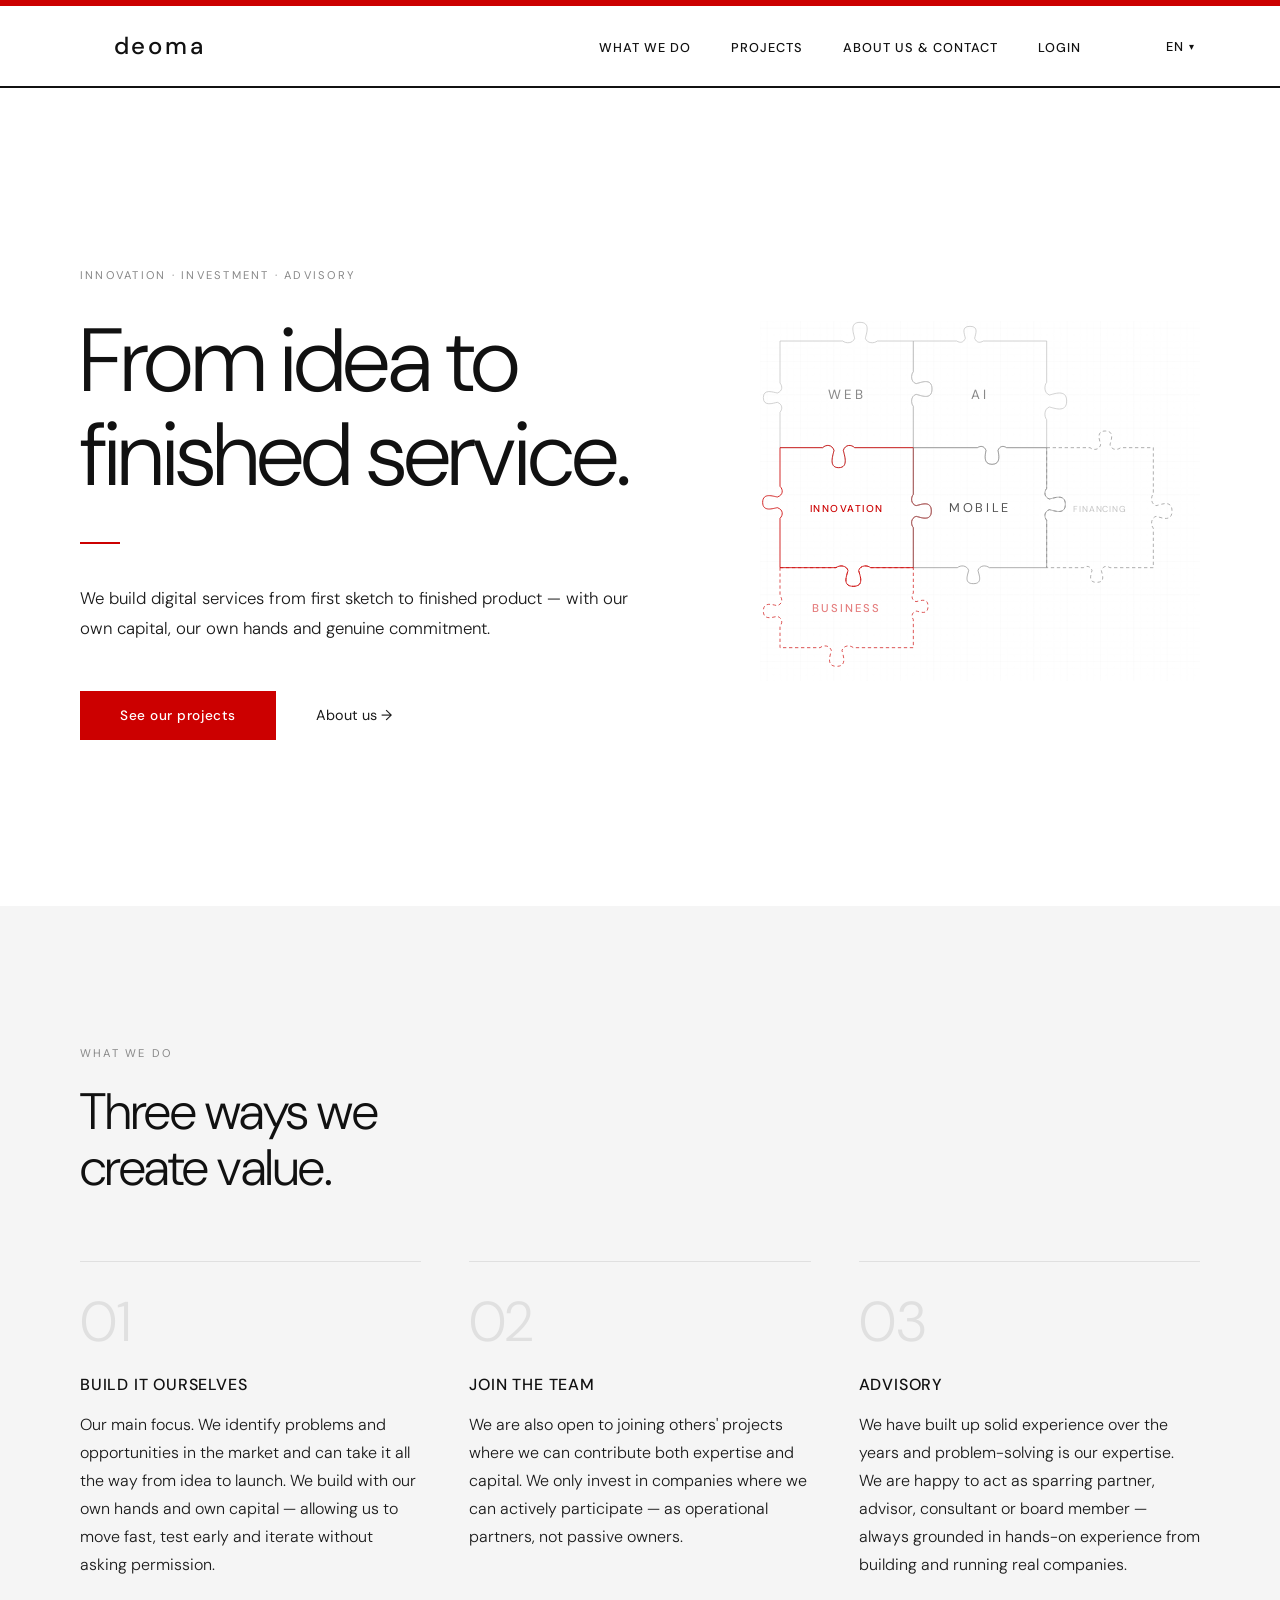
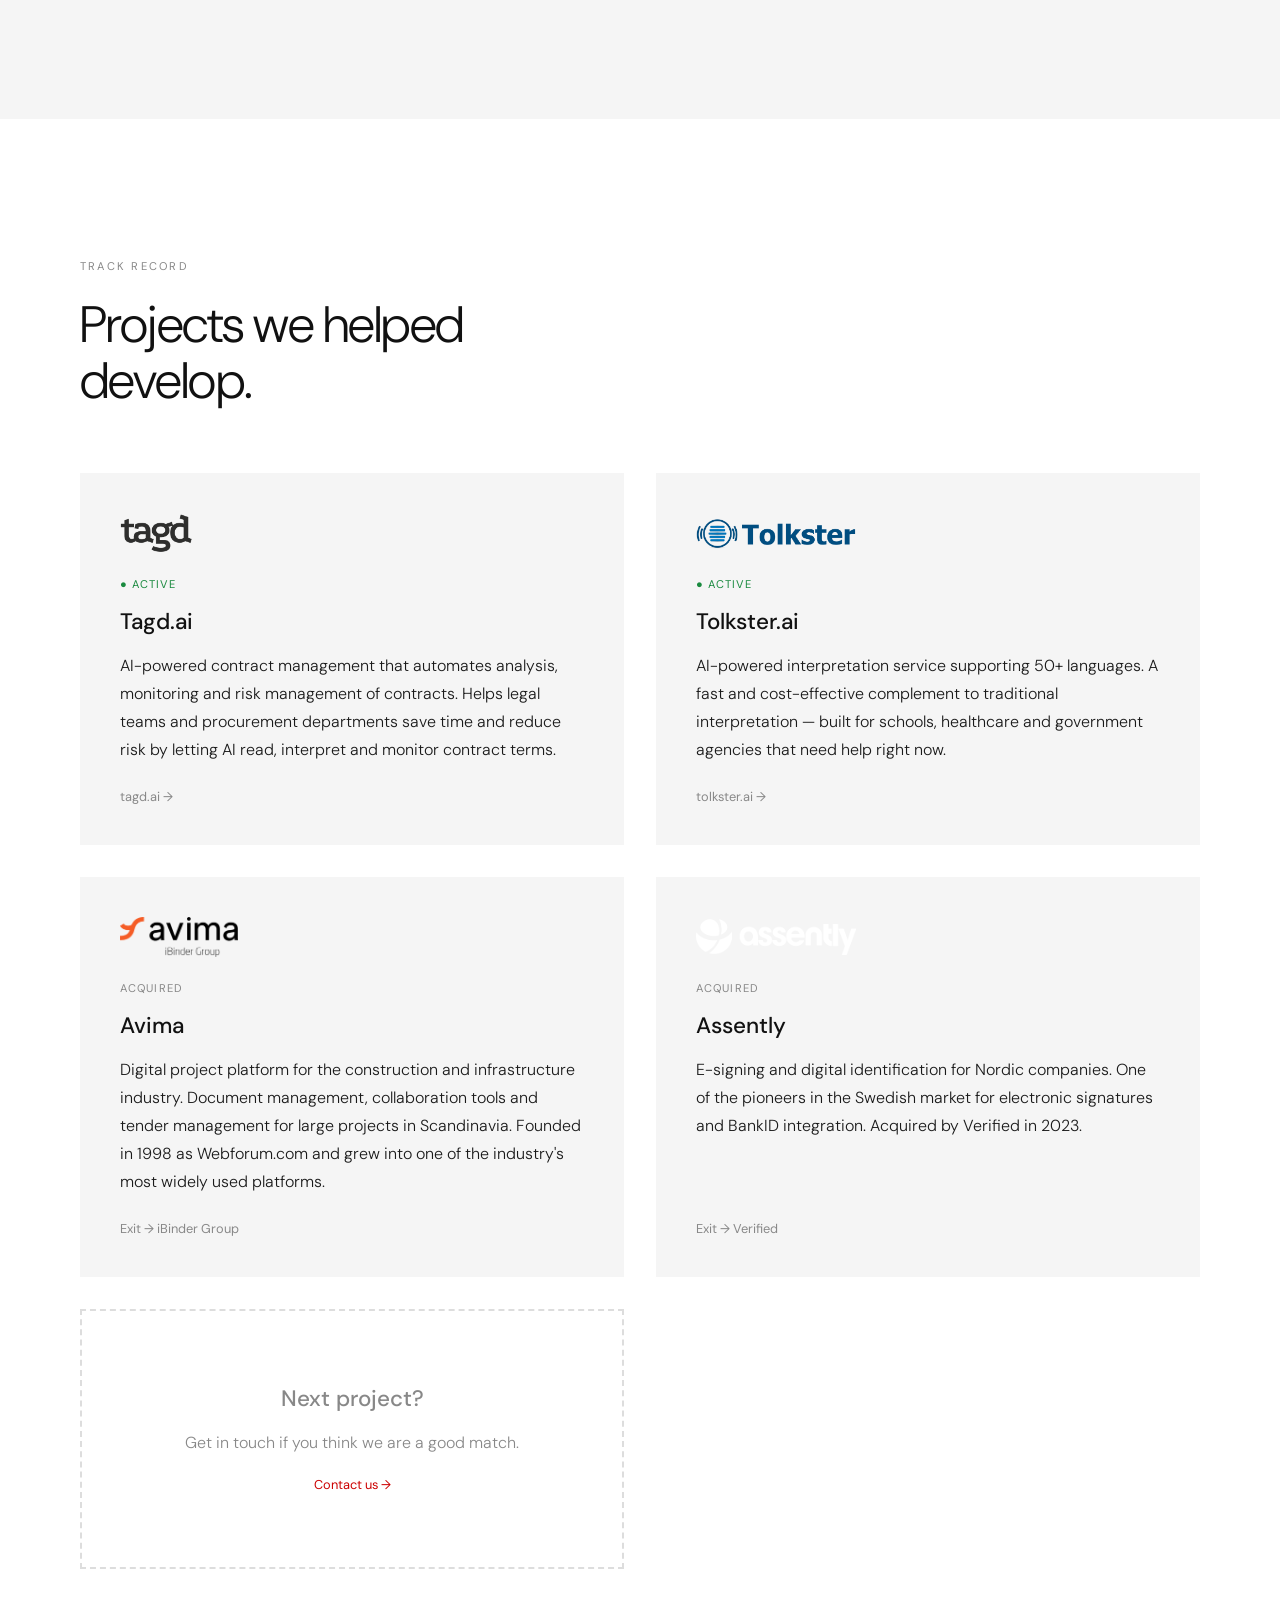
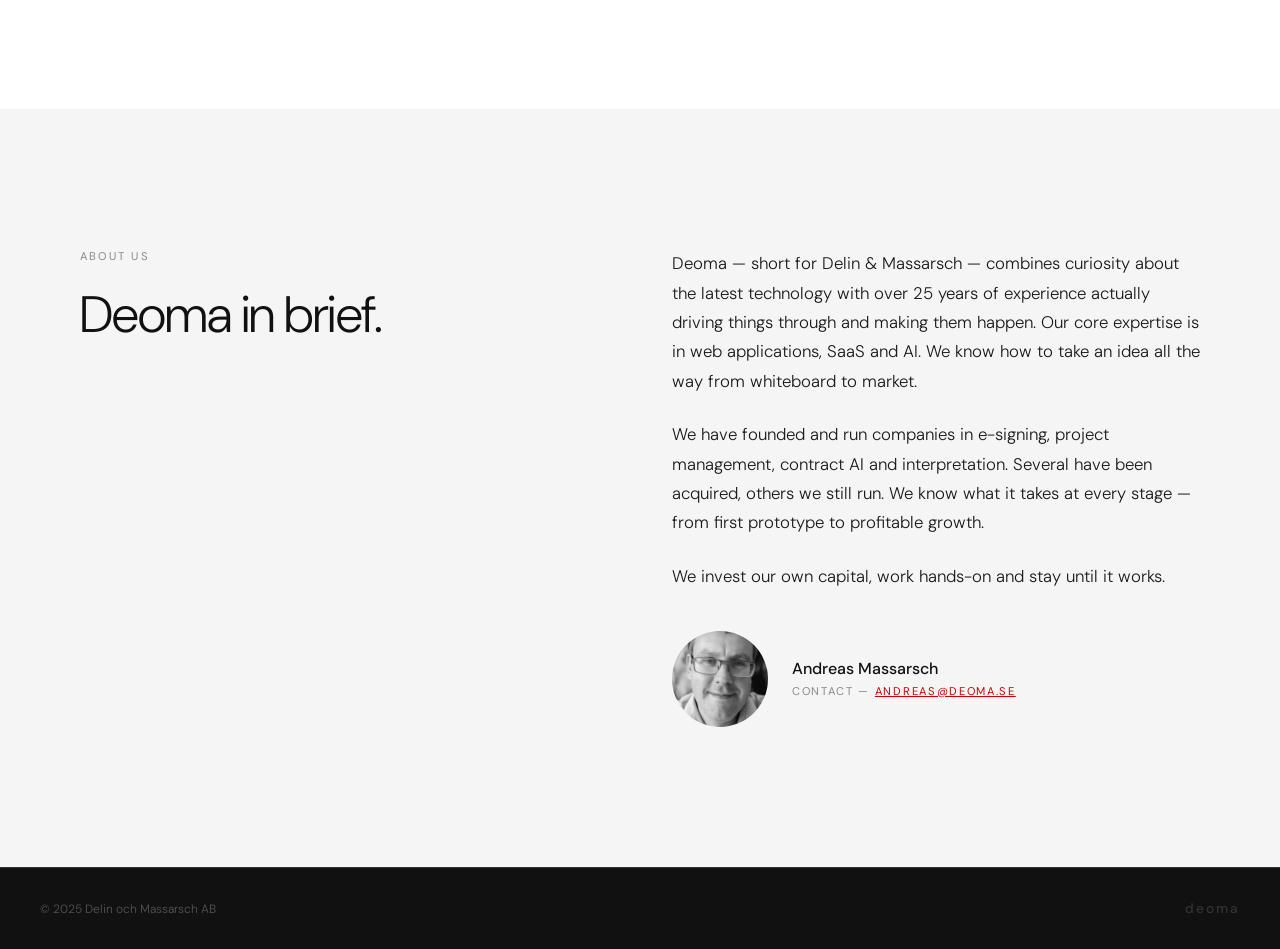
<file: en.html>
<!DOCTYPE html>
<html lang="en">
<head>
  <meta charset="UTF-8">
  <meta name="viewport" content="width=device-width, initial-scale=1.0">
  <title>Deoma — Delin & Massarsch AB</title>
  <meta name="description" content="Deoma takes ideas to finished digital services — with our own capital, our own hands and over 25 years of experience. Innovation, investment and advisory.">
  <meta property="og:title" content="Deoma — Delin & Massarsch AB">
  <meta property="og:description" content="We take ideas to finished digital services — with our own capital, our own hands and genuine commitment.">
  <meta property="og:type" content="website">
  <link rel="alternate" hreflang="sv" href="https://deomaweb.vercel.app/">
  <link rel="alternate" hreflang="en" href="https://deomaweb.vercel.app/en.html">
  <link rel="alternate" hreflang="de" href="https://deomaweb.vercel.app/de.html">
  <link rel="alternate" hreflang="x-default" href="https://deomaweb.vercel.app/">
  <link rel="icon" type="image/svg+xml" href="favicon.svg">
  <link rel="preconnect" href="https://fonts.googleapis.com">
  <link rel="preconnect" href="https://fonts.gstatic.com" crossorigin>
  <link href="https://fonts.googleapis.com/css2?family=DM+Sans:opsz,wght@9..40,300;9..40,400;9..40,500&display=swap" rel="stylesheet">
  <link rel="stylesheet" href="styles.css">
</head>
<body>

  <!-- Red top bar -->
  <div class="top-bar"></div>

  <!-- Nav -->
  <div class="nav-wrapper">
    <nav class="nav">
      <a href="#" class="nav-logo">
        <div class="nav-logo-top">
          <div class="nav-sigill"></div>
          <span class="nav-logo-name">deoma</span>
        </div>
        <span class="nav-logo-sub" style="display:none">delin & massarsch ab</span>
      </a>
      <ul class="nav-links">
        <li><a href="#services">What we do</a></li>
        <li><a href="#portfolio">Projects</a></li>
        <li><a href="#about">About us & Contact</a></li>
        <li><a href="dashboard.html">Login</a></li>
      </ul>
      <div class="lang-switch">
        <button class="lang-switch-btn">EN</button>
        <div class="lang-dropdown">
          <div class="lang-dropdown-inner">
            <a href="index.html">SV</a>
            <a href="de.html">DE</a>
          </div>
        </div>
      </div>
    </nav>
    <div class="nav-rule"></div>
  </div>

  <!-- Hero -->
  <section class="hero">
    <div class="hero-inner">
      <div class="hero-content">
        <p class="hero-eyebrow">Innovation · Investment · Advisory</p>
        <h1 class="hero-title">From idea to<br>finished service.</h1>
        <div class="hero-line"></div>
        <p class="hero-desc">We build digital services from first sketch to finished product — with our own capital, our own hands and genuine commitment.</p>
        <div class="hero-actions">
          <a href="#portfolio" class="btn-primary">See our projects</a>
          <a href="#about" class="text-link">About us →</a>
        </div>
      </div>
      <div class="hero-graphic">
        <svg width="440" height="420" viewBox="-10 -10 660 540" fill="none" xmlns="http://www.w3.org/2000/svg">
          <style>
            @keyframes f1 { 0%,100% { transform: translate(0,0); } 50% { transform: translate(5px,-7px); } }
            @keyframes f2 { 0%,100% { transform: translate(0,0); } 50% { transform: translate(-5px,5px); } }
            @keyframes f3 { 0%,100% { transform: translate(0,0); } 50% { transform: translate(4px,6px); } }
            @keyframes f4 { 0%,100% { transform: translate(0,0); } 50% { transform: translate(-4px,-5px); } }
            @keyframes f5 { 0%,100% { transform: translate(12px,15px) rotate(3deg); } 50% { transform: translate(18px,8px) rotate(-2deg); } }
            @keyframes f6 { 0%,100% { transform: translate(-10px,12px) rotate(-2deg); } 50% { transform: translate(-6px,18px) rotate(3deg); } }
            .p1 { animation: f1 6s ease-in-out infinite; }
            .p2 { animation: f2 7s ease-in-out infinite; }
            .p3 { animation: f3 8s ease-in-out infinite; }
            .p4 { animation: f4 5.5s ease-in-out infinite; }
            .p5 { animation: f5 9s ease-in-out infinite; }
            .p6 { animation: f6 10s ease-in-out infinite; }
          </style>
          <defs>
            <!-- Millimeter paper grid -->
            <pattern id="mm-small" width="10" height="10" patternUnits="userSpaceOnUse">
              <path d="M10,0 L0,0 L0,10" fill="none" stroke="#E8E8E8" stroke-width="0.3"/>
            </pattern>
            <pattern id="mm-large" width="50" height="50" patternUnits="userSpaceOnUse">
              <rect width="50" height="50" fill="url(#mm-small)"/>
              <path d="M50,0 L0,0 L0,50" fill="none" stroke="#DDD" stroke-width="0.5"/>
            </pattern>
          </defs>

          <!-- Grid background -->
          <rect x="-10" y="-10" width="660" height="540" fill="url(#mm-large)" opacity="0.5"/>

          <!--
            Puzzle pieces with varied, organic tab shapes.
            Each tab differs in position, size and curve.
            Shared edges interlock exactly.

            Grid layout:
            ┌──────────┬────────┐
            │  WEB     │   AI   │  row y: 20-180
            ├──────────┼────────┤
            │INNOVATION│ MOBILE │  row y: 180-360
            └──────────┴────────┘
            + BUSINESS (loose below-left)
            + FINANCING (loose right)
          -->

          <!-- WEB -->
          <g class="p1">
            <path d="M20,20 L114,20 C119,24 129,24 132,16 C131,10 123,-8 140,-8 C157,-8 149,10 148,16 C151,24 161,24 166,20 L220,20 L220,66 C216,71 216,81 224,84 C230,83 248,74 248,92 C248,110 230,101 224,100 C216,103 216,113 220,118 L220,180 L132,180 C127,175 118,175 115,184 C116,190 124,210 108,210 C92,210 100,190 101,184 C98,175 89,175 84,180 L20,180 L20,127 C24,122 24,115 16,112 C10,113 -5,119 -5,105 C-5,91 10,97 16,98 C24,95 24,88 20,83 Z" fill="none" stroke="#bbb" stroke-width="1"/>
            <text x="120" y="107" text-anchor="middle" fill="#888" font-family="DM Sans" font-size="20" font-weight="400" letter-spacing="0.2em">WEB</text>
          </g>

          <!-- AI -->
          <g class="p2">
            <path d="M220,20 L285,20 C290,23 295,23 298,16 C297,10 291,-2 305,-2 C319,-2 313,10 312,16 C315,23 320,23 325,20 L420,20 L420,82 C416,87 416,98 424,101 C430,100 450,91 450,110 C450,129 430,120 424,119 C416,122 416,133 420,138 L420,180 L360,180 C355,177 350,177 347,184 C348,190 352,205 338,205 C324,205 328,190 329,184 C326,177 321,177 316,180 L220,180 L220,118 C216,113 216,103 224,100 C230,101 248,110 248,92 C248,74 230,83 224,84 C216,81 216,71 220,66 Z" fill="none" stroke="#bbb" stroke-width="1"/>
            <text x="320" y="107" text-anchor="middle" fill="#888" font-family="DM Sans" font-size="20" font-weight="400" letter-spacing="0.2em">AI</text>
          </g>

          <!-- INNOVATION -->
          <g class="p3">
            <path d="M20,180 L84,180 C89,175 98,175 101,184 C100,190 92,210 108,210 C124,210 116,190 115,184 C118,175 127,175 132,180 L220,180 L220,250 C216,255 216,264 224,267 C230,266 247,258 247,275 C247,292 230,284 224,283 C216,286 216,295 220,300 L220,360 L156,360 C151,356 141,356 138,364 C139,370 148,388 130,388 C112,388 121,370 122,364 C119,356 109,356 104,360 L20,360 L20,286 C25,281 25,273 16,270 C10,271 -6,277 -6,262 C-6,247 10,253 16,254 C25,251 25,243 20,238 Z" fill="none" stroke="#CC0000" stroke-width="1.25"/>
            <text x="120" y="277" text-anchor="middle" fill="#CC0000" font-family="DM Sans" font-size="15" font-weight="500" letter-spacing="0.15em">INNOVATION</text>
          </g>

          <!-- MOBILE -->
          <g class="p4">
            <path d="M220,180 L316,180 C321,177 326,177 329,184 C328,190 324,205 338,205 C352,205 348,190 347,184 C350,177 355,177 360,180 L420,180 L420,241 C416,246 416,254 424,257 C430,256 448,248 448,265 C448,282 430,274 424,273 C416,276 416,284 420,289 L420,360 L334,360 C329,356 320,356 317,364 C318,370 325,384 310,384 C295,384 302,370 303,364 C300,356 291,356 286,360 L220,360 L220,300 C216,295 216,286 224,283 C230,284 247,292 247,275 C247,258 230,266 224,267 C216,264 216,255 220,250 Z" fill="none" stroke="#888" stroke-width="1"/>
            <text x="320" y="277" text-anchor="middle" fill="#555" font-family="DM Sans" font-size="19" font-weight="400" letter-spacing="0.2em">MOBILE</text>
          </g>

          <!-- BUSINESS — interlocks with INNOVATION bottom -->
          <g class="p5">
            <path d="M20,360 L104,360 C109,356 119,356 122,364 C121,370 112,388 130,388 C148,388 139,370 138,364 C141,356 151,356 156,360 L220,360 L220,398 C217,403 217,408 224,411 C230,410 242,404 242,418 C242,432 230,426 224,425 C217,428 217,433 220,438 L220,480 L130,480 C125,476 116,476 113,484 C114,490 122,508 105,508 C88,508 96,490 97,484 C94,476 85,476 80,480 L20,480 L20,448 C24,443 24,436 16,433 C10,434 -5,440 -5,425 C-5,410 10,416 16,417 C24,414 24,407 20,402 Z" fill="none" stroke="#CC0000" stroke-width="1" stroke-dasharray="5,4"/>
            <text x="120" y="427" text-anchor="middle" fill="#CC0000" font-family="DM Sans" font-size="17" font-weight="500" letter-spacing="0.18em" opacity="0.5">BUSINESS</text>
          </g>

          <!-- FINANCING — interlocks with MOBILE right -->
          <g class="p6">
            <path d="M420,180 L485,180 C490,184 498,184 501,176 C500,170 493,155 508,155 C523,155 516,170 515,176 C518,184 526,184 531,180 L580,180 L580,249 C576,254 576,264 584,267 C590,266 608,257 608,275 C608,293 590,284 584,283 C576,286 576,296 580,301 L580,360 L515,360 C510,357 505,357 502,364 C503,370 509,382 495,382 C481,382 487,370 488,364 C485,357 480,357 475,360 L420,360 L420,289 C416,284 416,276 424,273 C430,274 448,282 448,265 C448,248 430,256 424,257 C416,254 416,246 420,241 Z" fill="none" stroke="#888" stroke-width="1" stroke-dasharray="5,4"/>
            <text x="500" y="277" text-anchor="middle" fill="#888" font-family="DM Sans" font-size="13" font-weight="400" letter-spacing="0.1em" opacity="0.5">FINANCING</text>
          </g>

        </svg>
      </div>
    </div>
  </section>

  <!-- What we do -->
  <section class="services" id="services">
    <div class="container">
      <p class="section-label">What we do</p>
      <h2 class="section-title">Three ways we<br>create value.</h2>
      <div class="services-grid">
        <div class="service-card">
          <div class="service-number">01</div>
          <h3 class="service-name">Build it ourselves</h3>
          <p class="service-desc">Our main focus. We identify problems and opportunities in the market and can take it all the way from idea to launch. We build with our own hands and own capital — allowing us to move fast, test early and iterate without asking permission.</p>
        </div>
        <div class="service-card">
          <div class="service-number">02</div>
          <h3 class="service-name">Join the team</h3>
          <p class="service-desc">We are also open to joining others' projects where we can contribute both expertise and capital. We only invest in companies where we can actively participate — as operational partners, not passive owners.</p>
        </div>
        <div class="service-card">
          <div class="service-number">03</div>
          <h3 class="service-name">Advisory</h3>
          <p class="service-desc">We have built up solid experience over the years and problem-solving is our expertise. We are happy to act as sparring partner, advisor, consultant or board member — always grounded in hands-on experience from building and running real companies.</p>
        </div>
      </div>
    </div>
  </section>

  <!-- Portfolio -->
  <section class="portfolio" id="portfolio">
    <div class="container">
      <p class="section-label">Track record</p>
      <h2 class="section-title">Projects we helped<br>develop.</h2>
      <div class="portfolio-grid">
        <div class="portfolio-card">
          <img src="logo-tagd.png" alt="Tagd.ai" class="portfolio-logo">
          <div class="portfolio-card-top">
            <p class="portfolio-status active">Active</p>
            <h3 class="portfolio-name">Tagd.ai</h3>
            <p class="portfolio-desc">AI-powered contract management that automates analysis, monitoring and risk management of contracts. Helps legal teams and procurement departments save time and reduce risk by letting AI read, interpret and monitor contract terms.</p>
          </div>
          <a href="https://tagd.ai" target="_blank" rel="noopener" class="portfolio-link">tagd.ai →</a>
        </div>
        <div class="portfolio-card">
          <img src="logo-tolkster.png" alt="Tolkster.ai" class="portfolio-logo">
          <div class="portfolio-card-top">
            <p class="portfolio-status active">Active</p>
            <h3 class="portfolio-name">Tolkster.ai</h3>
            <p class="portfolio-desc">AI-powered interpretation service supporting 50+ languages. A fast and cost-effective complement to traditional interpretation — built for schools, healthcare and government agencies that need help right now.</p>
          </div>
          <a href="https://tolkster.ai" target="_blank" rel="noopener" class="portfolio-link">tolkster.ai →</a>
        </div>
        <div class="portfolio-card">
          <img src="logo-avima.png" alt="Avima" class="portfolio-logo">
          <div class="portfolio-card-top">
            <p class="portfolio-status">Acquired</p>
            <h3 class="portfolio-name">Avima</h3>
            <p class="portfolio-desc">Digital project platform for the construction and infrastructure industry. Document management, collaboration tools and tender management for large projects in Scandinavia. Founded in 1998 as Webforum.com and grew into one of the industry's most widely used platforms.</p>
          </div>
          <a href="https://www.avima.se" target="_blank" rel="noopener" class="portfolio-link">Exit → iBinder Group</a>
        </div>
        <div class="portfolio-card">
          <img src="logo-assently.png" alt="Assently" class="portfolio-logo">
          <div class="portfolio-card-top">
            <p class="portfolio-status">Acquired</p>
            <h3 class="portfolio-name">Assently</h3>
            <p class="portfolio-desc">E-signing and digital identification for Nordic companies. One of the pioneers in the Swedish market for electronic signatures and BankID integration. Acquired by Verified in 2023.</p>
          </div>
          <a href="https://www.assently.com" target="_blank" rel="noopener" class="portfolio-link">Exit → Verified</a>
        </div>
        <div class="portfolio-card portfolio-card--cta">
          <div>
            <h3 class="portfolio-name">Next project?</h3>
            <p class="portfolio-desc">Get in touch if you think we are a good match.</p>
            <a href="mailto:andreas@deoma.se" class="portfolio-link">Contact us →</a>
          </div>
        </div>
      </div>
    </div>
  </section>

  <!-- About us -->
  <section class="about" id="about">
    <div class="container">
      <div class="about-grid">
        <div class="about-left">
          <p class="section-label">About us</p>
          <h2 class="section-title">Deoma in brief.</h2>
        </div>
        <div class="about-text">
          <p>Deoma — short for Delin & Massarsch — combines curiosity about the latest technology with over 25 years of experience actually driving things through and making them happen. Our core expertise is in web applications, SaaS and AI. We know how to take an idea all the way from whiteboard to market.</p>
          <p>We have founded and run companies in e-signing, project management, contract AI and interpretation. Several have been acquired, others we still run. We know what it takes at every stage — from first prototype to profitable growth.</p>
          <p>We invest our own capital, work hands-on and stay until it works.</p>
          <div class="founder founder--inline">
            <img src="andreas.jpeg" alt="Andreas Massarsch" class="founder-img">
            <div>
              <div class="founder-name">Andreas Massarsch</div>
              <div class="founder-role">Contact — <a href="mailto:andreas@deoma.se" >andreas@deoma.se</a></div>
            </div>
          </div>
        </div>
      </div>
    </div>
  </section>


  <!-- Footer -->
  <footer class="footer">
    <div class="footer-inner">
      <span class="footer-copy">© 2025 Delin och Massarsch AB</span>
      <span class="footer-logo">deoma</span>
    </div>
  </footer>

</body>
</html>
</file>
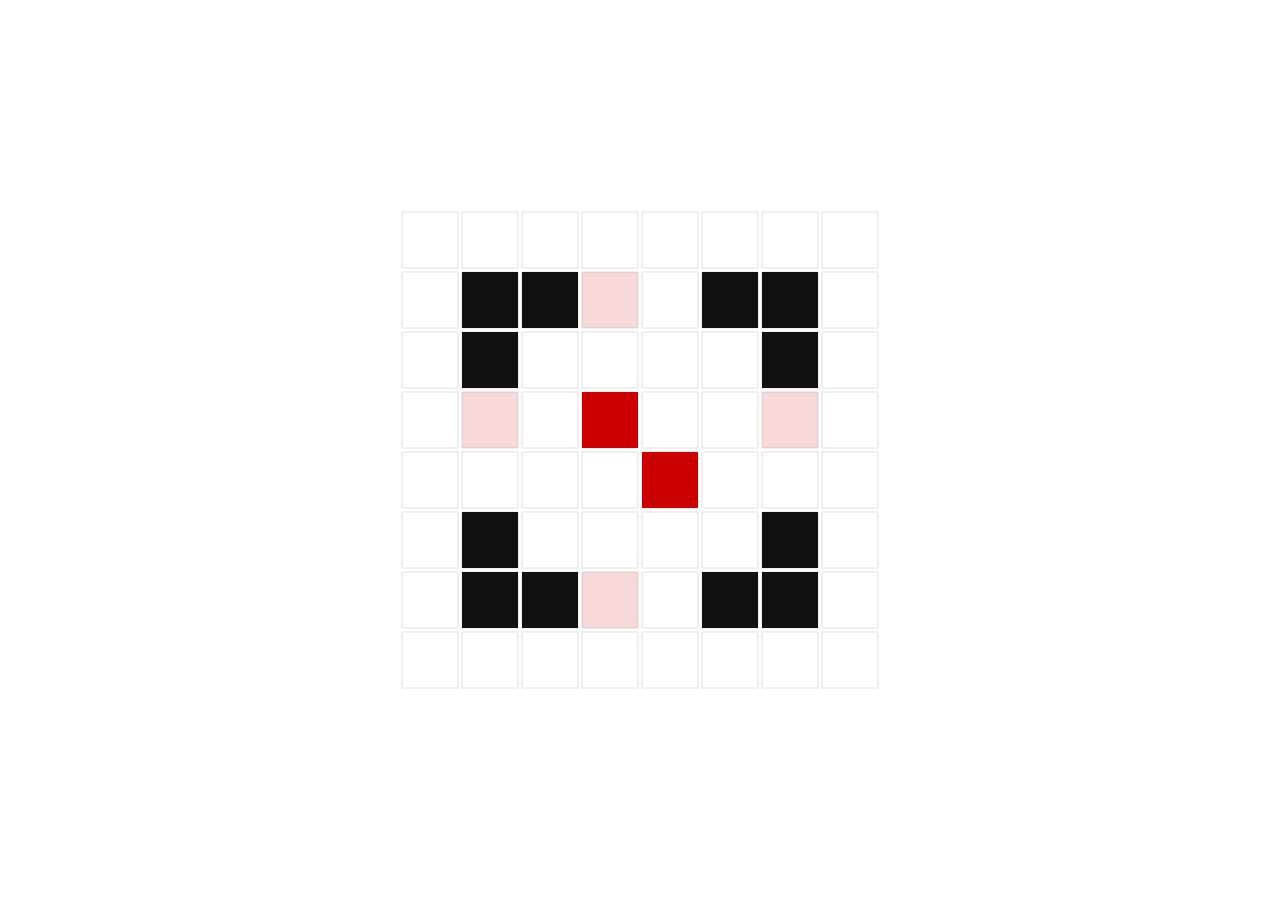
<file: examples/example1-grid.html>
<!DOCTYPE html>
<html><head><meta charset="UTF-8"><title>Exempel 1 — Hoffmann-rutnät</title>
<style>body{margin:0;display:flex;align-items:center;justify-content:center;height:100vh;background:#fff;}</style>
</head><body>
<!-- Variant 1: Josef Hoffmann-inspirerat rutnät med röda accenter -->
<svg width="480" height="480" viewBox="0 0 480 480" fill="none" xmlns="http://www.w3.org/2000/svg">
  <!-- Base grid of squares -->
  <defs>
    <pattern id="grid" width="60" height="60" patternUnits="userSpaceOnUse">
      <rect width="56" height="56" x="2" y="2" fill="none" stroke="#E0E0E0" stroke-width="1"/>
    </pattern>
  </defs>
  <rect width="480" height="480" fill="url(#grid)"/>

  <!-- Black structural blocks -->
  <rect x="62" y="62" width="56" height="56" fill="#111111"/>
  <rect x="122" y="62" width="56" height="56" fill="#111111"/>
  <rect x="62" y="122" width="56" height="56" fill="#111111"/>

  <rect x="302" y="62" width="56" height="56" fill="#111111"/>
  <rect x="362" y="62" width="56" height="56" fill="#111111"/>
  <rect x="362" y="122" width="56" height="56" fill="#111111"/>

  <rect x="62" y="302" width="56" height="56" fill="#111111"/>
  <rect x="62" y="362" width="56" height="56" fill="#111111"/>
  <rect x="122" y="362" width="56" height="56" fill="#111111"/>

  <rect x="362" y="302" width="56" height="56" fill="#111111"/>
  <rect x="302" y="362" width="56" height="56" fill="#111111"/>
  <rect x="362" y="362" width="56" height="56" fill="#111111"/>

  <!-- Red accent blocks — sparse -->
  <rect x="182" y="182" width="56" height="56" fill="#CC0000"/>
  <rect x="242" y="242" width="56" height="56" fill="#CC0000"/>

  <!-- Single red accent squares -->
  <rect x="182" y="62" width="56" height="56" fill="#CC0000" opacity="0.15"/>
  <rect x="62" y="182" width="56" height="56" fill="#CC0000" opacity="0.15"/>
  <rect x="362" y="182" width="56" height="56" fill="#CC0000" opacity="0.15"/>
  <rect x="182" y="362" width="56" height="56" fill="#CC0000" opacity="0.15"/>
</svg>
</body></html>
</file>
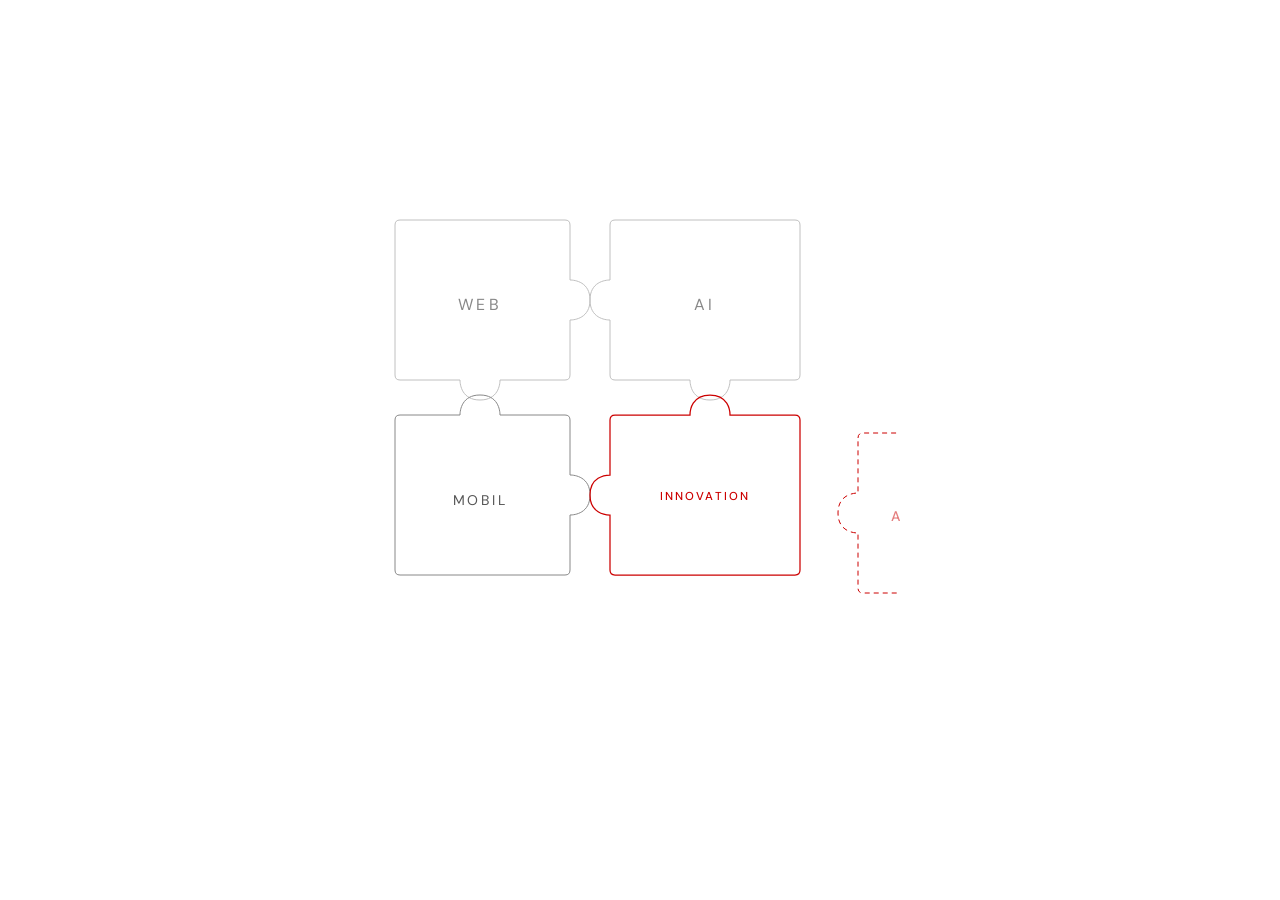
<file: examples/example10-puzzle.html>
<!DOCTYPE html>
<html><head><meta charset="UTF-8"><title>Exempel 10 — Pussel v3</title>
<style>body{margin:0;display:flex;align-items:center;justify-content:center;height:100vh;background:#fff;}</style>
<link href="https://fonts.googleapis.com/css2?family=DM+Sans:wght@300;400;500&display=swap" rel="stylesheet">
</head><body>
<svg width="520" height="480" viewBox="0 0 520 480" fill="none" xmlns="http://www.w3.org/2000/svg">

  <!--
    Classic jigsaw: each piece has tabs/slots on ALL edges where they connect.
    Outer edges are flat/rounded corners.
    Tab = bump out (~20px radius semicircle)
    Slot = indent in (~20px radius semicircle)
    Grid: 2x2, each cell ~200x180
  -->

  <!-- Piece 1: WEB (top-left) -->
  <!-- Top: flat, Right: tab out, Bottom: tab out, Left: flat -->
  <path d="
    M15,15 Q15,10 20,10 L185,10 Q190,10 190,15
    L190,70 C195,70 210,72 210,90 C210,108 195,110 190,110
    L190,165 Q190,170 185,170
    L120,170 C120,175 118,190 100,190 C82,190 80,175 80,170
    L20,170 Q15,170 15,165 Z
  " fill="none" stroke="#C0C0C0" stroke-width="1"/>
  <text x="100" y="100" text-anchor="middle" fill="#888" font-family="DM Sans" font-size="16" font-weight="400" letter-spacing="0.2em">WEB</text>

  <!-- Piece 2: AI (top-right) -->
  <!-- Top: flat, Right: flat, Bottom: tab out, Left: slot in -->
  <path d="
    M230,15 Q230,10 235,10 L415,10 Q420,10 420,15
    L420,165 Q420,170 415,170
    L350,170 C350,175 348,190 330,190 C312,190 310,175 310,170
    L235,170 Q230,170 230,165
    L230,110 C225,110 210,108 210,90 C210,72 225,70 230,70
    Z
  " fill="none" stroke="#C0C0C0" stroke-width="1"/>
  <text x="325" y="100" text-anchor="middle" fill="#888" font-family="DM Sans" font-size="16" font-weight="400" letter-spacing="0.2em">AI</text>

  <!-- Piece 3: MOBIL (bottom-left) -->
  <!-- Top: slot in, Right: tab out, Bottom: flat, Left: flat -->
  <path d="
    M15,210 Q15,205 20,205
    L80,205 C80,200 82,185 100,185 C118,185 120,200 120,205
    L185,205 Q190,205 190,210
    L190,265 C195,265 210,267 210,285 C210,303 195,305 190,305
    L190,360 Q190,365 185,365
    L20,365 Q15,365 15,360 Z
  " fill="none" stroke="#888" stroke-width="1"/>
  <text x="100" y="295" text-anchor="middle" fill="#555" font-family="DM Sans" font-size="14" font-weight="400" letter-spacing="0.2em">MOBIL</text>

  <!-- Piece 4: INNOVATION (bottom-right, red) -->
  <!-- Top: slot in, Right: flat, Bottom: flat, Left: slot in -->
  <path d="
    M230,210 Q230,205 235,205
    L310,205 C310,200 312,185 330,185 C348,185 350,200 350,205
    L415,205 Q420,205 420,210
    L420,360 Q420,365 415,365
    L235,365 Q230,365 230,360
    L230,305 C225,305 210,303 210,285 C210,267 225,265 230,265
    Z
  " fill="none" stroke="#CC0000" stroke-width="1.25"/>
  <text x="325" y="290" text-anchor="middle" fill="#CC0000" font-family="DM Sans" font-size="11.5" font-weight="500" letter-spacing="0.18em">INNOVATION</text>

  <!-- Piece 5: AFFÄR (loose piece, drifting to bottom-right) -->
  <!-- Has a slot on left that would connect to piece 4's right side -->
  <g transform="translate(38, 18)">
    <path d="
      M440,210 Q440,205 445,205
      L555,205 Q560,205 560,210
      L560,360 Q560,365 555,365
      L445,365 Q440,365 440,360
      L440,305 C435,305 420,303 420,285 C420,267 435,265 440,265
      Z
    " fill="none" stroke="#CC0000" stroke-width="1" stroke-dasharray="5,4"/>
    <text x="500" y="293" text-anchor="middle" fill="#CC0000" font-family="DM Sans" font-size="14" font-weight="500" letter-spacing="0.18em" opacity="0.5">AFFÄR</text>
  </g>

</svg>
</body></html>
</file>
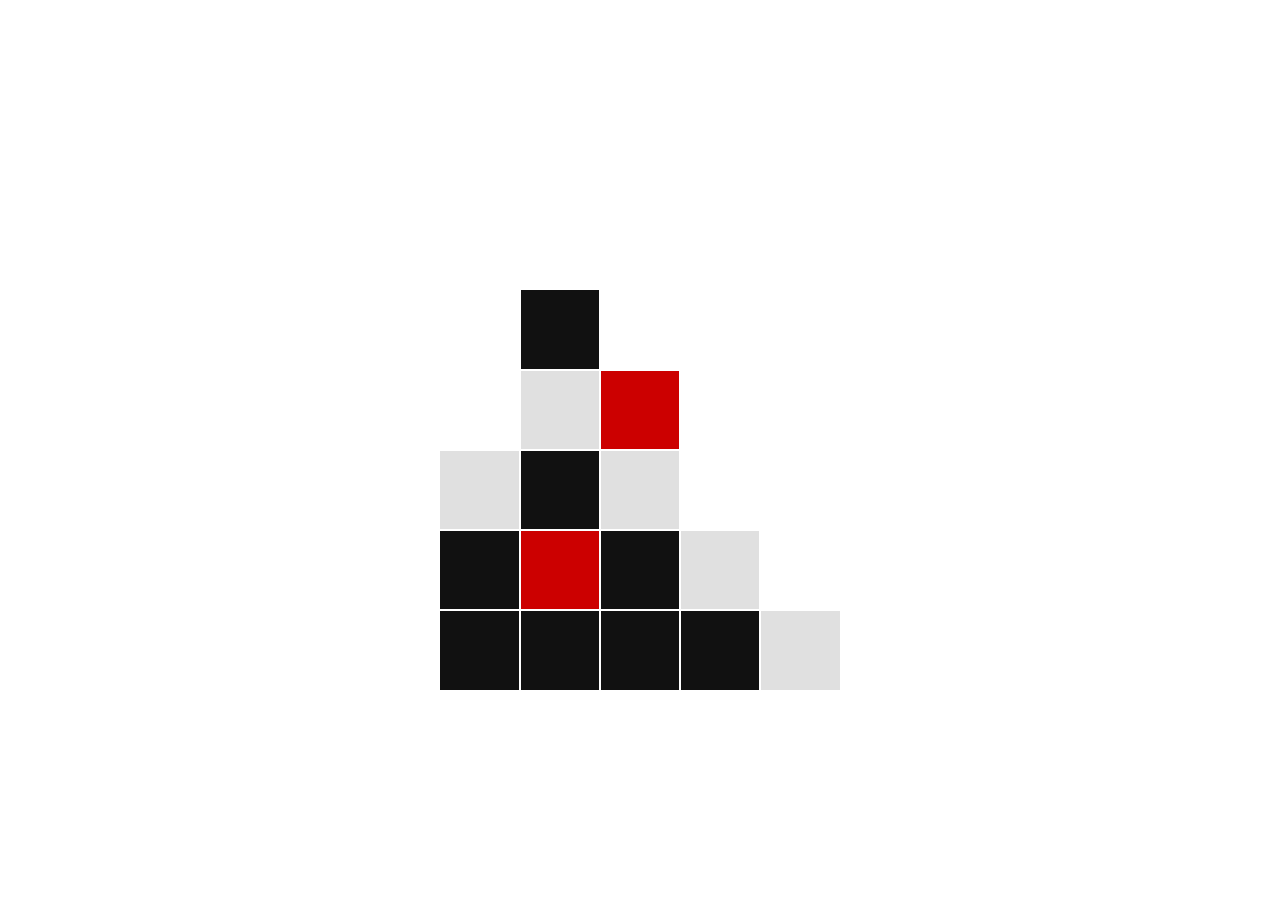
<file: examples/example2-blocks.html>
<!DOCTYPE html>
<html><head><meta charset="UTF-8"><title>Exempel 2 — Byggblock</title>
<style>body{margin:0;display:flex;align-items:center;justify-content:center;height:100vh;background:#fff;}</style>
</head><body>
<!-- Variant 2: Asymmetriska block som "byggs upp" — Wiener Werkstätte möter modern konstruktion -->
<svg width="400" height="480" viewBox="0 0 400 480" fill="none" xmlns="http://www.w3.org/2000/svg">
  <!-- Stacked rising blocks — abstract "building" metaphor -->
  <!-- Bottom row -->
  <rect x="0" y="400" width="80" height="80" fill="#111111"/>
  <rect x="80" y="400" width="80" height="80" fill="#111111"/>
  <rect x="160" y="400" width="80" height="80" fill="#111111"/>
  <rect x="240" y="400" width="80" height="80" fill="#111111"/>
  <rect x="320" y="400" width="80" height="80" fill="#E0E0E0"/>

  <!-- Second row -->
  <rect x="0" y="320" width="80" height="80" fill="#111111"/>
  <rect x="80" y="320" width="80" height="80" fill="#CC0000"/>
  <rect x="160" y="320" width="80" height="80" fill="#111111"/>
  <rect x="240" y="320" width="80" height="80" fill="#E0E0E0"/>

  <!-- Third row -->
  <rect x="0" y="240" width="80" height="80" fill="#E0E0E0"/>
  <rect x="80" y="240" width="80" height="80" fill="#111111"/>
  <rect x="160" y="240" width="80" height="80" fill="#E0E0E0"/>

  <!-- Fourth row -->
  <rect x="80" y="160" width="80" height="80" fill="#E0E0E0"/>
  <rect x="160" y="160" width="80" height="80" fill="#CC0000"/>

  <!-- Top -->
  <rect x="80" y="80" width="80" height="80" fill="#111111"/>

  <!-- Thin grid lines over everything -->
  <line x1="80" y1="80" x2="80" y2="480" stroke="#fff" stroke-width="2"/>
  <line x1="160" y1="80" x2="160" y2="480" stroke="#fff" stroke-width="2"/>
  <line x1="240" y1="160" x2="240" y2="480" stroke="#fff" stroke-width="2"/>
  <line x1="320" y1="320" x2="320" y2="480" stroke="#fff" stroke-width="2"/>
  <line x1="0" y1="400" x2="400" y2="400" stroke="#fff" stroke-width="2"/>
  <line x1="0" y1="320" x2="320" y2="320" stroke="#fff" stroke-width="2"/>
  <line x1="0" y1="240" x2="240" y2="240" stroke="#fff" stroke-width="2"/>
  <line x1="80" y1="160" x2="240" y2="160" stroke="#fff" stroke-width="2"/>
</svg>
</body></html>
</file>
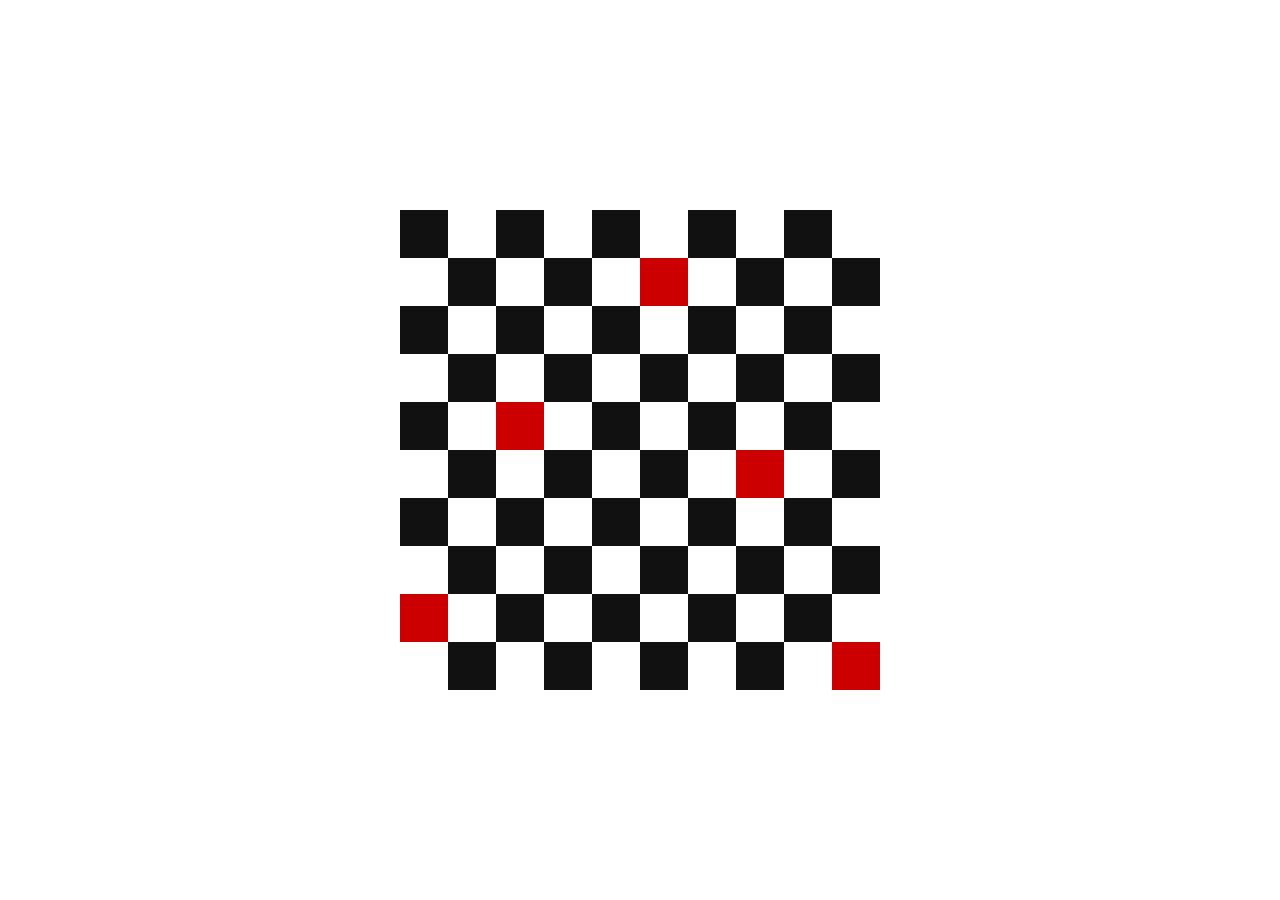
<file: examples/example3-pattern.html>
<!DOCTYPE html>
<html><head><meta charset="UTF-8"><title>Exempel 3 — Moser-mönster</title>
<style>body{margin:0;display:flex;align-items:center;justify-content:center;height:100vh;background:#fff;}</style>
</head><body>
<!-- Variant 3: Koloman Moser-inspirerat — repeterande geometriskt mönster, modernt och rent -->
<svg width="480" height="480" viewBox="0 0 480 480" fill="none" xmlns="http://www.w3.org/2000/svg">
  <!-- Row 1 -->
  <rect x="0" y="0" width="48" height="48" fill="#111111"/>
  <rect x="96" y="0" width="48" height="48" fill="#111111"/>
  <rect x="192" y="0" width="48" height="48" fill="#111111"/>
  <rect x="288" y="0" width="48" height="48" fill="#111111"/>
  <rect x="384" y="0" width="48" height="48" fill="#111111"/>

  <!-- Row 1 offset -->
  <rect x="48" y="48" width="48" height="48" fill="#111111"/>
  <rect x="144" y="48" width="48" height="48" fill="#111111"/>
  <rect x="240" y="48" width="48" height="48" fill="#CC0000"/>
  <rect x="336" y="48" width="48" height="48" fill="#111111"/>
  <rect x="432" y="48" width="48" height="48" fill="#111111"/>

  <!-- Row 2 -->
  <rect x="0" y="96" width="48" height="48" fill="#111111"/>
  <rect x="96" y="96" width="48" height="48" fill="#111111"/>
  <rect x="192" y="96" width="48" height="48" fill="#111111"/>
  <rect x="288" y="96" width="48" height="48" fill="#111111"/>
  <rect x="384" y="96" width="48" height="48" fill="#111111"/>

  <!-- Row 2 offset -->
  <rect x="48" y="144" width="48" height="48" fill="#111111"/>
  <rect x="144" y="144" width="48" height="48" fill="#111111"/>
  <rect x="240" y="144" width="48" height="48" fill="#111111"/>
  <rect x="336" y="144" width="48" height="48" fill="#111111"/>
  <rect x="432" y="144" width="48" height="48" fill="#111111"/>

  <!-- Row 3 -->
  <rect x="0" y="192" width="48" height="48" fill="#111111"/>
  <rect x="96" y="192" width="48" height="48" fill="#CC0000"/>
  <rect x="192" y="192" width="48" height="48" fill="#111111"/>
  <rect x="288" y="192" width="48" height="48" fill="#111111"/>
  <rect x="384" y="192" width="48" height="48" fill="#111111"/>

  <!-- Row 3 offset -->
  <rect x="48" y="240" width="48" height="48" fill="#111111"/>
  <rect x="144" y="240" width="48" height="48" fill="#111111"/>
  <rect x="240" y="240" width="48" height="48" fill="#111111"/>
  <rect x="336" y="240" width="48" height="48" fill="#CC0000"/>
  <rect x="432" y="240" width="48" height="48" fill="#111111"/>

  <!-- Row 4 -->
  <rect x="0" y="288" width="48" height="48" fill="#111111"/>
  <rect x="96" y="288" width="48" height="48" fill="#111111"/>
  <rect x="192" y="288" width="48" height="48" fill="#111111"/>
  <rect x="288" y="288" width="48" height="48" fill="#111111"/>
  <rect x="384" y="288" width="48" height="48" fill="#111111"/>

  <!-- Row 4 offset -->
  <rect x="48" y="336" width="48" height="48" fill="#111111"/>
  <rect x="144" y="336" width="48" height="48" fill="#111111"/>
  <rect x="240" y="336" width="48" height="48" fill="#111111"/>
  <rect x="336" y="336" width="48" height="48" fill="#111111"/>
  <rect x="432" y="336" width="48" height="48" fill="#111111"/>

  <!-- Row 5 -->
  <rect x="0" y="384" width="48" height="48" fill="#CC0000"/>
  <rect x="96" y="384" width="48" height="48" fill="#111111"/>
  <rect x="192" y="384" width="48" height="48" fill="#111111"/>
  <rect x="288" y="384" width="48" height="48" fill="#111111"/>
  <rect x="384" y="384" width="48" height="48" fill="#111111"/>

  <!-- Row 5 offset -->
  <rect x="48" y="432" width="48" height="48" fill="#111111"/>
  <rect x="144" y="432" width="48" height="48" fill="#111111"/>
  <rect x="240" y="432" width="48" height="48" fill="#111111"/>
  <rect x="336" y="432" width="48" height="48" fill="#111111"/>
  <rect x="432" y="432" width="48" height="48" fill="#CC0000"/>
</svg>
</body></html>
</file>
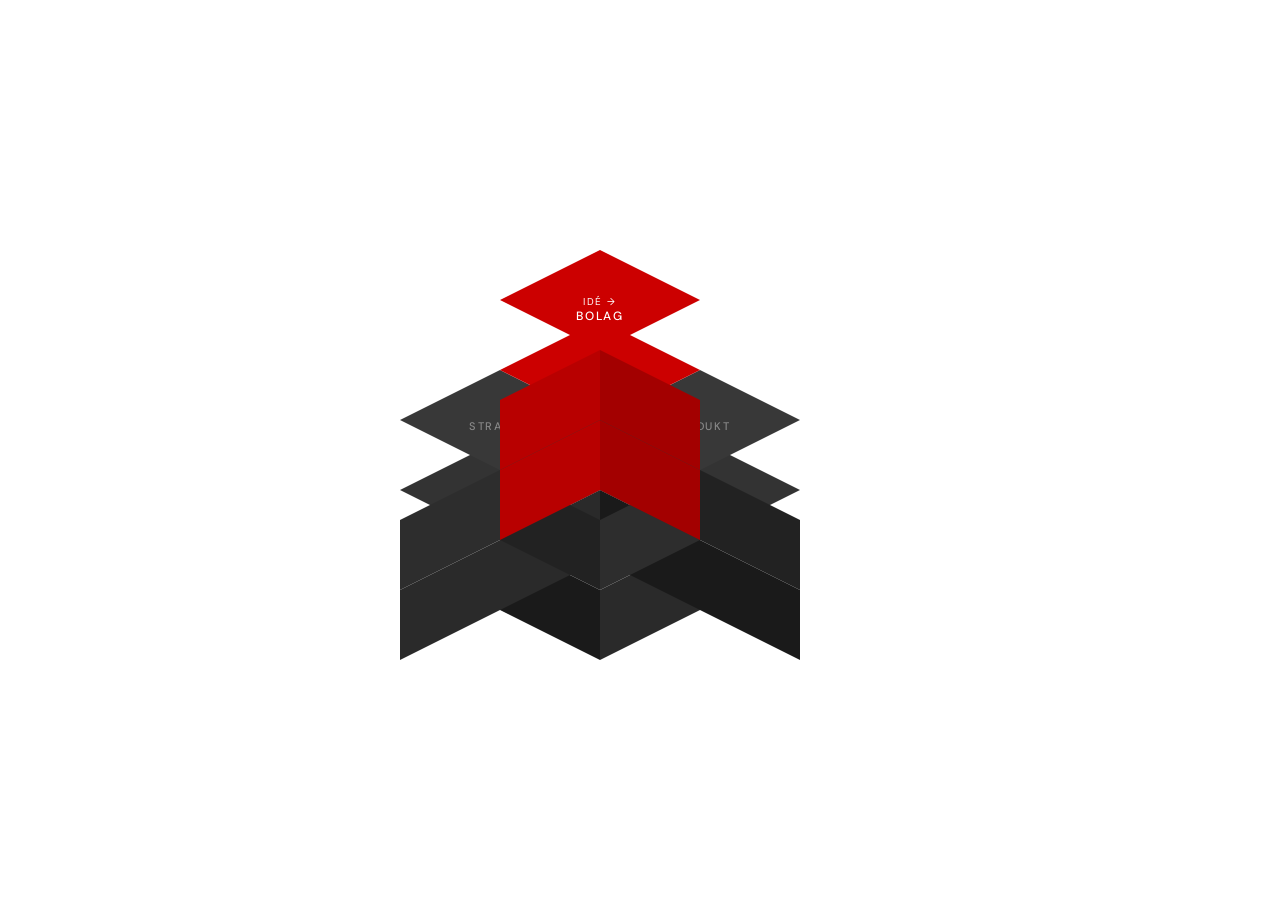
<file: examples/example4-3d-blocks.html>
<!DOCTYPE html>
<html><head><meta charset="UTF-8"><title>Exempel 4 — 3D Klossar</title>
<style>body{margin:0;display:flex;align-items:center;justify-content:center;height:100vh;background:#fff;font-family:'DM Sans',sans-serif;}
</style>
<link href="https://fonts.googleapis.com/css2?family=DM+Sans:wght@300;400;500&display=swap" rel="stylesheet">
</head><body>
<svg width="560" height="500" viewBox="0 0 560 500" fill="none" xmlns="http://www.w3.org/2000/svg">
  <!-- Isometric building blocks with keywords -->
  <!-- Each cube: top face, left face, right face -->

  <!-- === BOTTOM ROW === -->

  <!-- Block: TEKNIK (bottom-left) -->
  <g transform="translate(140, 340)">
    <!-- Right face -->
    <polygon points="0,0 100,50 100,120 0,70" fill="#1a1a1a"/>
    <!-- Left face -->
    <polygon points="0,0 -100,50 -100,120 0,70" fill="#2a2a2a"/>
    <!-- Top face -->
    <polygon points="0,0 100,-50 0,-100 -100,-50" fill="#333333"/>
    <text x="0" y="-40" text-anchor="middle" fill="#888" font-family="DM Sans" font-size="11" font-weight="500" letter-spacing="0.15em">TEKNIK</text>
  </g>

  <!-- Block: MARKNAD (bottom-center) -->
  <g transform="translate(340, 340)">
    <polygon points="0,0 100,50 100,120 0,70" fill="#1a1a1a"/>
    <polygon points="0,0 -100,50 -100,120 0,70" fill="#2a2a2a"/>
    <polygon points="0,0 100,-50 0,-100 -100,-50" fill="#333333"/>
    <text x="0" y="-40" text-anchor="middle" fill="#888" font-family="DM Sans" font-size="11" font-weight="500" letter-spacing="0.15em">MARKNAD</text>
  </g>

  <!-- === SECOND ROW === -->

  <!-- Block: KAPITAL (second row left) -->
  <g transform="translate(240, 290)">
    <polygon points="0,0 100,50 100,120 0,70" fill="#1a1a1a"/>
    <polygon points="0,0 -100,50 -100,120 0,70" fill="#2a2a2a"/>
    <polygon points="0,0 100,-50 0,-100 -100,-50" fill="#333333"/>
    <text x="0" y="-40" text-anchor="middle" fill="#888" font-family="DM Sans" font-size="11" font-weight="500" letter-spacing="0.15em">KAPITAL</text>
  </g>

  <!-- === SECOND ROW, stacked === -->

  <!-- Block: STRATEGI (on top of TEKNIK) -->
  <g transform="translate(140, 270)">
    <polygon points="0,0 100,50 100,120 0,70" fill="#222"/>
    <polygon points="0,0 -100,50 -100,120 0,70" fill="#2d2d2d"/>
    <polygon points="0,0 100,-50 0,-100 -100,-50" fill="#383838"/>
    <text x="0" y="-40" text-anchor="middle" fill="#888" font-family="DM Sans" font-size="11" font-weight="500" letter-spacing="0.15em">STRATEGI</text>
  </g>

  <!-- Block: PRODUKT (on top of MARKNAD) -->
  <g transform="translate(340, 270)">
    <polygon points="0,0 100,50 100,120 0,70" fill="#222"/>
    <polygon points="0,0 -100,50 -100,120 0,70" fill="#2d2d2d"/>
    <polygon points="0,0 100,-50 0,-100 -100,-50" fill="#383838"/>
    <text x="0" y="-40" text-anchor="middle" fill="#888" font-family="DM Sans" font-size="11" font-weight="500" letter-spacing="0.15em">PRODUKT</text>
  </g>

  <!-- === THIRD ROW === -->

  <!-- Block: INNOVATION (red accent, center top) -->
  <g transform="translate(240, 220)">
    <polygon points="0,0 100,50 100,120 0,70" fill="#a30000"/>
    <polygon points="0,0 -100,50 -100,120 0,70" fill="#b80000"/>
    <polygon points="0,0 100,-50 0,-100 -100,-50" fill="#CC0000"/>
    <text x="0" y="-40" text-anchor="middle" fill="#fff" font-family="DM Sans" font-size="11" font-weight="500" letter-spacing="0.15em">INNOVATION</text>
  </g>

  <!-- === TOP === -->

  <!-- Block: IDÉ → BOLAG (top, the pinnacle, red) -->
  <g transform="translate(240, 150)">
    <polygon points="0,0 100,50 100,120 0,70" fill="#a30000"/>
    <polygon points="0,0 -100,50 -100,120 0,70" fill="#b80000"/>
    <polygon points="0,0 100,-50 0,-100 -100,-50" fill="#CC0000"/>
    <text x="0" y="-45" text-anchor="middle" fill="#fff" font-family="DM Sans" font-size="10" font-weight="400" letter-spacing="0.15em">IDÉ →</text>
    <text x="0" y="-30" text-anchor="middle" fill="#fff" font-family="DM Sans" font-size="12" font-weight="500" letter-spacing="0.15em">BOLAG</text>
  </g>

</svg>
</body></html>
</file>
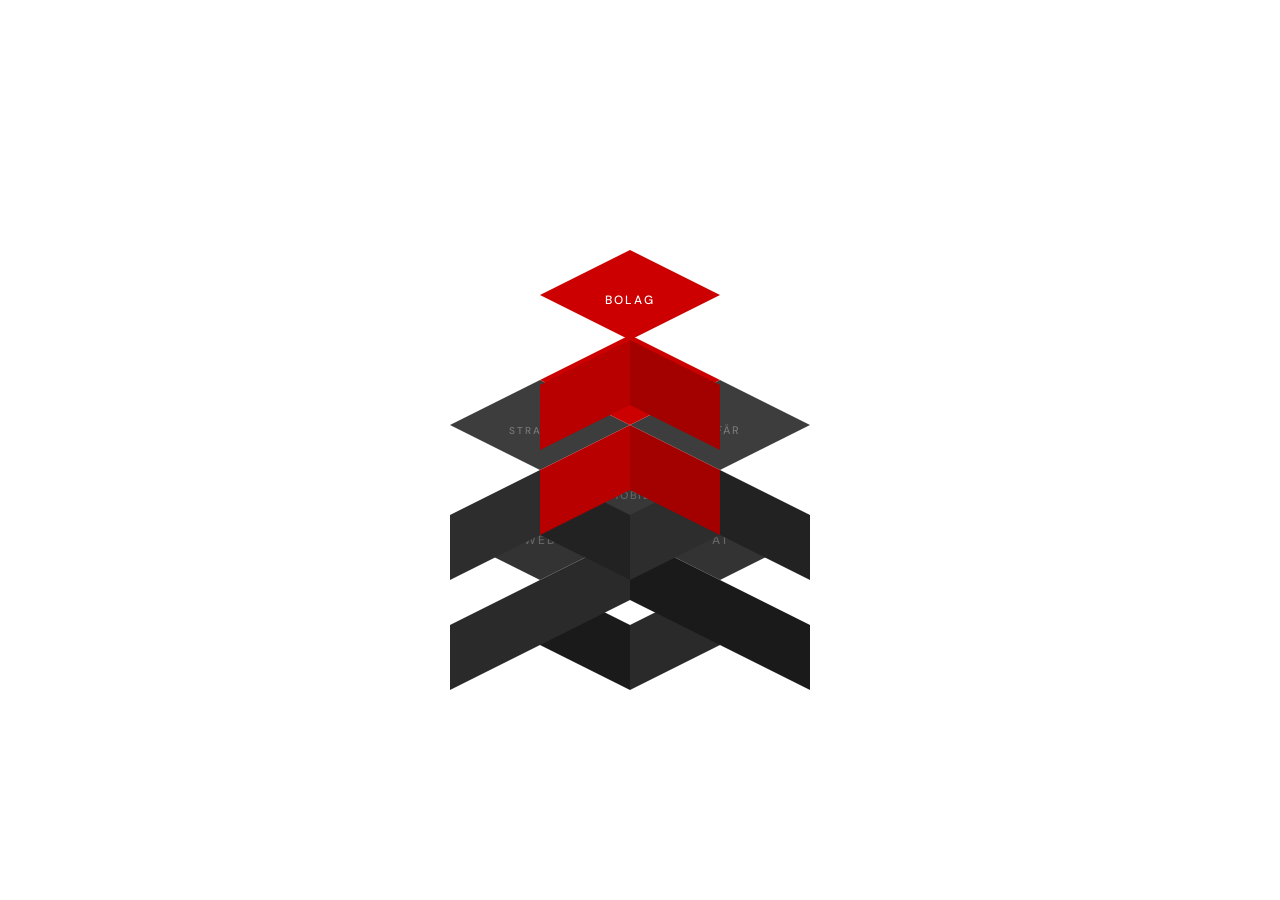
<file: examples/example5-3d-blocks.html>
<!DOCTYPE html>
<html><head><meta charset="UTF-8"><title>Exempel 5 — 3D Klossar v2</title>
<style>body{margin:0;display:flex;align-items:center;justify-content:center;height:100vh;background:#fff;}</style>
<link href="https://fonts.googleapis.com/css2?family=DM+Sans:wght@300;400;500&display=swap" rel="stylesheet">
</head><body>
<svg width="560" height="520" viewBox="0 0 560 520" fill="none" xmlns="http://www.w3.org/2000/svg">

  <!-- === BOTTOM ROW (3 blocks) === -->

  <!-- WEB -->
  <g transform="translate(180, 390)">
    <polygon points="0,0 90,45 90,110 0,65" fill="#1a1a1a"/>
    <polygon points="0,0 -90,45 -90,110 0,65" fill="#2a2a2a"/>
    <polygon points="0,0 90,-45 0,-90 -90,-45" fill="#333"/>
    <text x="0" y="-36" text-anchor="middle" fill="#666" font-family="DM Sans" font-size="12" font-weight="500" letter-spacing="0.18em">WEB</text>
  </g>

  <!-- AI -->
  <g transform="translate(360, 390)">
    <polygon points="0,0 90,45 90,110 0,65" fill="#1a1a1a"/>
    <polygon points="0,0 -90,45 -90,110 0,65" fill="#2a2a2a"/>
    <polygon points="0,0 90,-45 0,-90 -90,-45" fill="#333"/>
    <text x="0" y="-36" text-anchor="middle" fill="#666" font-family="DM Sans" font-size="12" font-weight="500" letter-spacing="0.18em">AI</text>
  </g>

  <!-- MOBIL -->
  <g transform="translate(270, 345)">
    <polygon points="0,0 90,45 90,110 0,65" fill="#1a1a1a"/>
    <polygon points="0,0 -90,45 -90,110 0,65" fill="#2a2a2a"/>
    <polygon points="0,0 90,-45 0,-90 -90,-45" fill="#383838"/>
    <text x="0" y="-36" text-anchor="middle" fill="#666" font-family="DM Sans" font-size="11" font-weight="500" letter-spacing="0.18em">MOBIL</text>
  </g>

  <!-- === SECOND ROW (2 blocks) === -->

  <!-- STRATEGI -->
  <g transform="translate(180, 280)">
    <polygon points="0,0 90,45 90,110 0,65" fill="#222"/>
    <polygon points="0,0 -90,45 -90,110 0,65" fill="#2d2d2d"/>
    <polygon points="0,0 90,-45 0,-90 -90,-45" fill="#3d3d3d"/>
    <text x="0" y="-36" text-anchor="middle" fill="#777" font-family="DM Sans" font-size="10" font-weight="500" letter-spacing="0.18em">STRATEGI</text>
  </g>

  <!-- AFFÄR -->
  <g transform="translate(360, 280)">
    <polygon points="0,0 90,45 90,110 0,65" fill="#222"/>
    <polygon points="0,0 -90,45 -90,110 0,65" fill="#2d2d2d"/>
    <polygon points="0,0 90,-45 0,-90 -90,-45" fill="#3d3d3d"/>
    <text x="0" y="-36" text-anchor="middle" fill="#777" font-family="DM Sans" font-size="11" font-weight="500" letter-spacing="0.18em">AFFÄR</text>
  </g>

  <!-- === THIRD ROW (1 block, red) === -->

  <!-- PRODUKT -->
  <g transform="translate(270, 235)">
    <polygon points="0,0 90,45 90,110 0,65" fill="#a30000"/>
    <polygon points="0,0 -90,45 -90,110 0,65" fill="#b80000"/>
    <polygon points="0,0 90,-45 0,-90 -90,-45" fill="#CC0000"/>
    <text x="0" y="-36" text-anchor="middle" fill="rgba(255,255,255,0.9)" font-family="DM Sans" font-size="10" font-weight="500" letter-spacing="0.18em">PRODUKT</text>
  </g>

  <!-- === TOP (pinnacle, red) === -->

  <!-- BOLAG -->
  <g transform="translate(270, 150)">
    <polygon points="0,0 90,45 90,110 0,65" fill="#a30000"/>
    <polygon points="0,0 -90,45 -90,110 0,65" fill="#b80000"/>
    <polygon points="0,0 90,-45 0,-90 -90,-45" fill="#CC0000"/>
    <text x="0" y="-36" text-anchor="middle" fill="#fff" font-family="DM Sans" font-size="12" font-weight="500" letter-spacing="0.18em">BOLAG</text>
  </g>

</svg>
</body></html>
</file>
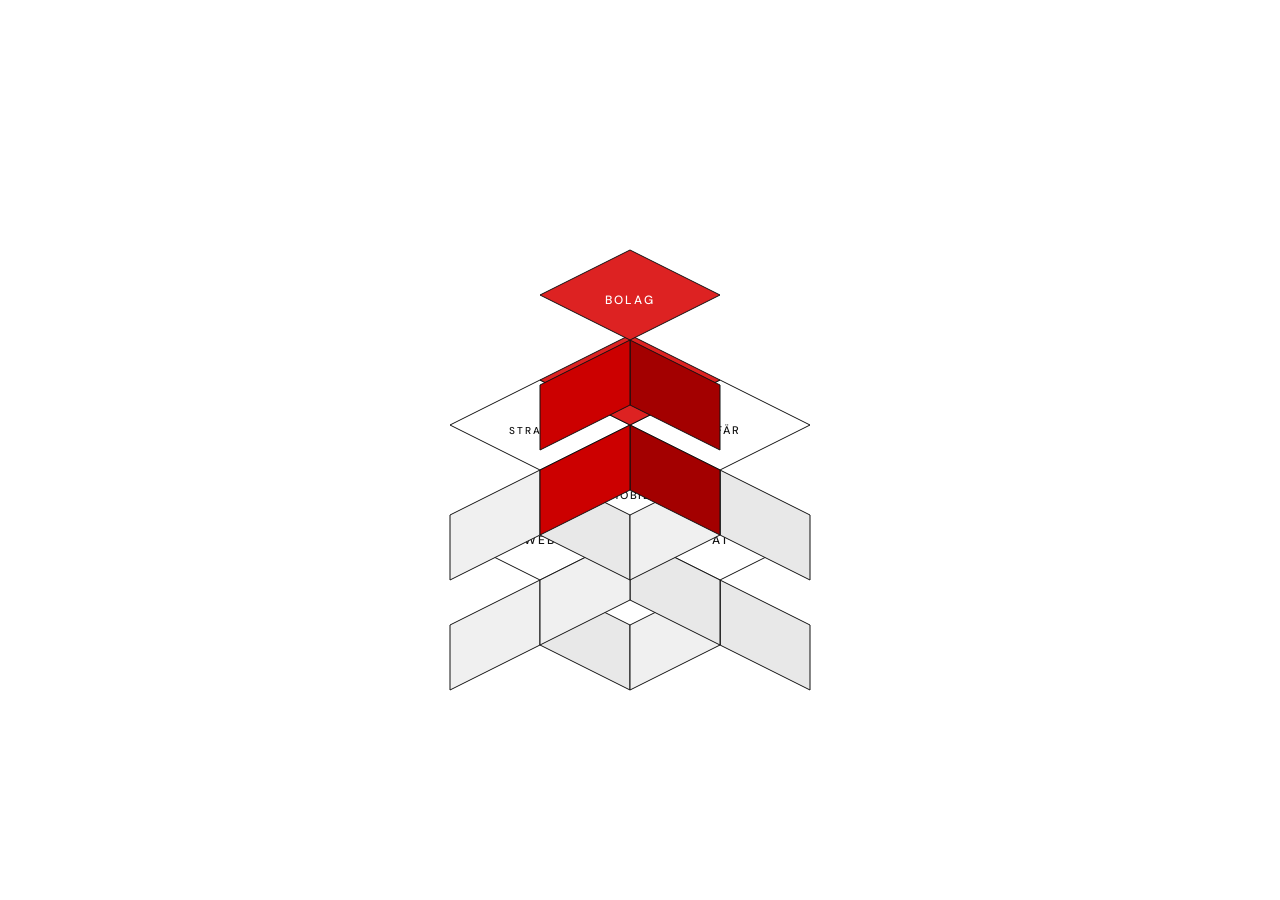
<file: examples/example6-light-blocks.html>
<!DOCTYPE html>
<html><head><meta charset="UTF-8"><title>Exempel 6 — Light 3D Klossar</title>
<style>body{margin:0;display:flex;align-items:center;justify-content:center;height:100vh;background:#fff;}</style>
<link href="https://fonts.googleapis.com/css2?family=DM+Sans:wght@300;400;500&display=swap" rel="stylesheet">
</head><body>
<svg width="560" height="520" viewBox="0 0 560 520" fill="none" xmlns="http://www.w3.org/2000/svg">

  <!-- Mondaine-style: white faces, light gray shadows, thin black edges, red accent -->

  <!-- === BOTTOM ROW === -->

  <!-- WEB -->
  <g transform="translate(180, 390)">
    <polygon points="0,0 90,45 90,110 0,65" fill="#E8E8E8" stroke="#111" stroke-width="1"/>
    <polygon points="0,0 -90,45 -90,110 0,65" fill="#F0F0F0" stroke="#111" stroke-width="1"/>
    <polygon points="0,0 90,-45 0,-90 -90,-45" fill="#FFFFFF" stroke="#111" stroke-width="1"/>
    <text x="0" y="-36" text-anchor="middle" fill="#111" font-family="DM Sans" font-size="12" font-weight="500" letter-spacing="0.18em">WEB</text>
  </g>

  <!-- AI -->
  <g transform="translate(360, 390)">
    <polygon points="0,0 90,45 90,110 0,65" fill="#E8E8E8" stroke="#111" stroke-width="1"/>
    <polygon points="0,0 -90,45 -90,110 0,65" fill="#F0F0F0" stroke="#111" stroke-width="1"/>
    <polygon points="0,0 90,-45 0,-90 -90,-45" fill="#FFFFFF" stroke="#111" stroke-width="1"/>
    <text x="0" y="-36" text-anchor="middle" fill="#111" font-family="DM Sans" font-size="12" font-weight="500" letter-spacing="0.18em">AI</text>
  </g>

  <!-- MOBIL -->
  <g transform="translate(270, 345)">
    <polygon points="0,0 90,45 90,110 0,65" fill="#E8E8E8" stroke="#111" stroke-width="1"/>
    <polygon points="0,0 -90,45 -90,110 0,65" fill="#F0F0F0" stroke="#111" stroke-width="1"/>
    <polygon points="0,0 90,-45 0,-90 -90,-45" fill="#FFFFFF" stroke="#111" stroke-width="1"/>
    <text x="0" y="-36" text-anchor="middle" fill="#111" font-family="DM Sans" font-size="11" font-weight="500" letter-spacing="0.18em">MOBIL</text>
  </g>

  <!-- === SECOND ROW === -->

  <!-- STRATEGI -->
  <g transform="translate(180, 280)">
    <polygon points="0,0 90,45 90,110 0,65" fill="#E8E8E8" stroke="#111" stroke-width="1"/>
    <polygon points="0,0 -90,45 -90,110 0,65" fill="#F0F0F0" stroke="#111" stroke-width="1"/>
    <polygon points="0,0 90,-45 0,-90 -90,-45" fill="#FFFFFF" stroke="#111" stroke-width="1"/>
    <text x="0" y="-36" text-anchor="middle" fill="#111" font-family="DM Sans" font-size="10" font-weight="500" letter-spacing="0.18em">STRATEGI</text>
  </g>

  <!-- AFFÄR -->
  <g transform="translate(360, 280)">
    <polygon points="0,0 90,45 90,110 0,65" fill="#E8E8E8" stroke="#111" stroke-width="1"/>
    <polygon points="0,0 -90,45 -90,110 0,65" fill="#F0F0F0" stroke="#111" stroke-width="1"/>
    <polygon points="0,0 90,-45 0,-90 -90,-45" fill="#FFFFFF" stroke="#111" stroke-width="1"/>
    <text x="0" y="-36" text-anchor="middle" fill="#111" font-family="DM Sans" font-size="11" font-weight="500" letter-spacing="0.18em">AFFÄR</text>
  </g>

  <!-- === THIRD ROW (red) === -->

  <!-- PRODUKT -->
  <g transform="translate(270, 235)">
    <polygon points="0,0 90,45 90,110 0,65" fill="#a30000" stroke="#111" stroke-width="1"/>
    <polygon points="0,0 -90,45 -90,110 0,65" fill="#CC0000" stroke="#111" stroke-width="1"/>
    <polygon points="0,0 90,-45 0,-90 -90,-45" fill="#DD2222" stroke="#111" stroke-width="1"/>
    <text x="0" y="-36" text-anchor="middle" fill="#fff" font-family="DM Sans" font-size="10" font-weight="500" letter-spacing="0.18em">PRODUKT</text>
  </g>

  <!-- === TOP (red) === -->

  <!-- BOLAG -->
  <g transform="translate(270, 150)">
    <polygon points="0,0 90,45 90,110 0,65" fill="#a30000" stroke="#111" stroke-width="1"/>
    <polygon points="0,0 -90,45 -90,110 0,65" fill="#CC0000" stroke="#111" stroke-width="1"/>
    <polygon points="0,0 90,-45 0,-90 -90,-45" fill="#DD2222" stroke="#111" stroke-width="1"/>
    <text x="0" y="-36" text-anchor="middle" fill="#fff" font-family="DM Sans" font-size="12" font-weight="500" letter-spacing="0.18em">BOLAG</text>
  </g>

</svg>
</body></html>
</file>
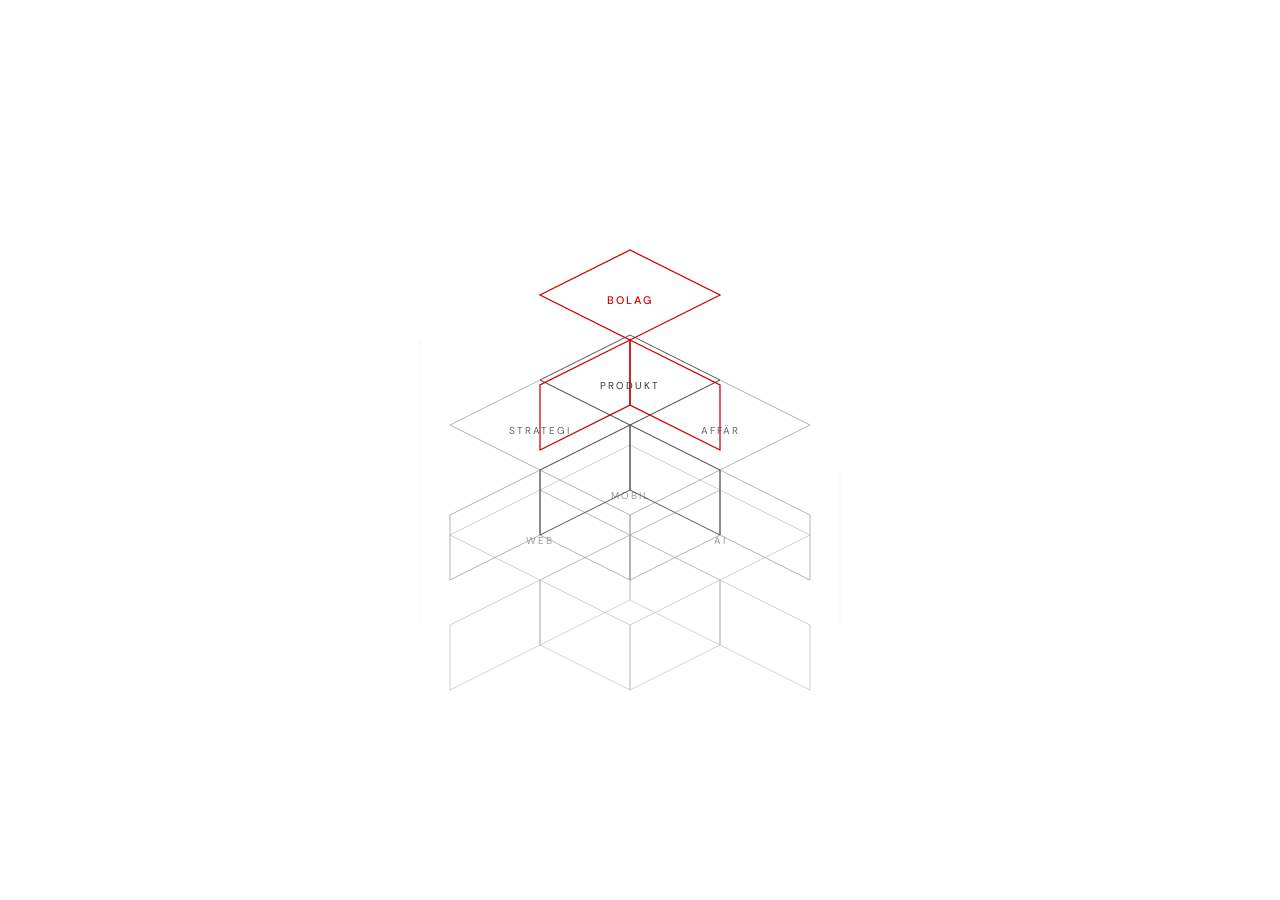
<file: examples/example7-blueprint.html>
<!DOCTYPE html>
<html><head><meta charset="UTF-8"><title>Exempel 7 — Ritning</title>
<style>body{margin:0;display:flex;align-items:center;justify-content:center;height:100vh;background:#fff;}</style>
<link href="https://fonts.googleapis.com/css2?family=DM+Sans:wght@300;400;500&display=swap" rel="stylesheet">
</head><body>
<svg width="560" height="520" viewBox="0 0 560 520" fill="none" xmlns="http://www.w3.org/2000/svg">

  <!-- Architectural wireframe style — thin lines, no fill, red accent on top -->

  <!-- === BOTTOM ROW === -->

  <!-- WEB -->
  <g transform="translate(180, 390)">
    <polygon points="0,0 90,45 90,110 0,65" fill="none" stroke="#C0C0C0" stroke-width="0.75"/>
    <polygon points="0,0 -90,45 -90,110 0,65" fill="none" stroke="#C0C0C0" stroke-width="0.75"/>
    <polygon points="0,0 90,-45 0,-90 -90,-45" fill="none" stroke="#C0C0C0" stroke-width="0.75"/>
    <text x="0" y="-36" text-anchor="middle" fill="#999" font-family="DM Sans" font-size="10" font-weight="400" letter-spacing="0.2em">WEB</text>
  </g>

  <!-- AI -->
  <g transform="translate(360, 390)">
    <polygon points="0,0 90,45 90,110 0,65" fill="none" stroke="#C0C0C0" stroke-width="0.75"/>
    <polygon points="0,0 -90,45 -90,110 0,65" fill="none" stroke="#C0C0C0" stroke-width="0.75"/>
    <polygon points="0,0 90,-45 0,-90 -90,-45" fill="none" stroke="#C0C0C0" stroke-width="0.75"/>
    <text x="0" y="-36" text-anchor="middle" fill="#999" font-family="DM Sans" font-size="10" font-weight="400" letter-spacing="0.2em">AI</text>
  </g>

  <!-- MOBIL -->
  <g transform="translate(270, 345)">
    <polygon points="0,0 90,45 90,110 0,65" fill="none" stroke="#C0C0C0" stroke-width="0.75"/>
    <polygon points="0,0 -90,45 -90,110 0,65" fill="none" stroke="#C0C0C0" stroke-width="0.75"/>
    <polygon points="0,0 90,-45 0,-90 -90,-45" fill="none" stroke="#C0C0C0" stroke-width="0.75"/>
    <text x="0" y="-36" text-anchor="middle" fill="#999" font-family="DM Sans" font-size="10" font-weight="400" letter-spacing="0.2em">MOBIL</text>
  </g>

  <!-- === SECOND ROW === -->

  <!-- STRATEGI -->
  <g transform="translate(180, 280)">
    <polygon points="0,0 90,45 90,110 0,65" fill="none" stroke="#999" stroke-width="0.75"/>
    <polygon points="0,0 -90,45 -90,110 0,65" fill="none" stroke="#999" stroke-width="0.75"/>
    <polygon points="0,0 90,-45 0,-90 -90,-45" fill="none" stroke="#999" stroke-width="0.75"/>
    <text x="0" y="-36" text-anchor="middle" fill="#666" font-family="DM Sans" font-size="10" font-weight="400" letter-spacing="0.2em">STRATEGI</text>
  </g>

  <!-- AFFÄR -->
  <g transform="translate(360, 280)">
    <polygon points="0,0 90,45 90,110 0,65" fill="none" stroke="#999" stroke-width="0.75"/>
    <polygon points="0,0 -90,45 -90,110 0,65" fill="none" stroke="#999" stroke-width="0.75"/>
    <polygon points="0,0 90,-45 0,-90 -90,-45" fill="none" stroke="#999" stroke-width="0.75"/>
    <text x="0" y="-36" text-anchor="middle" fill="#666" font-family="DM Sans" font-size="10" font-weight="400" letter-spacing="0.2em">AFFÄR</text>
  </g>

  <!-- === THIRD ROW — slightly darker lines === -->

  <!-- PRODUKT -->
  <g transform="translate(270, 235)">
    <polygon points="0,0 90,45 90,110 0,65" fill="none" stroke="#555" stroke-width="1"/>
    <polygon points="0,0 -90,45 -90,110 0,65" fill="none" stroke="#555" stroke-width="1"/>
    <polygon points="0,0 90,-45 0,-90 -90,-45" fill="none" stroke="#555" stroke-width="1"/>
    <text x="0" y="-36" text-anchor="middle" fill="#333" font-family="DM Sans" font-size="10" font-weight="400" letter-spacing="0.2em">PRODUKT</text>
  </g>

  <!-- === TOP — red wireframe === -->

  <!-- BOLAG -->
  <g transform="translate(270, 150)">
    <polygon points="0,0 90,45 90,110 0,65" fill="none" stroke="#CC0000" stroke-width="1.25"/>
    <polygon points="0,0 -90,45 -90,110 0,65" fill="none" stroke="#CC0000" stroke-width="1.25"/>
    <polygon points="0,0 90,-45 0,-90 -90,-45" fill="none" stroke="#CC0000" stroke-width="1.25"/>
    <text x="0" y="-36" text-anchor="middle" fill="#CC0000" font-family="DM Sans" font-size="11" font-weight="500" letter-spacing="0.2em">BOLAG</text>
  </g>

  <!-- Subtle dimension lines -->
  <line x1="60" y1="435" x2="60" y2="150" stroke="#E0E0E0" stroke-width="0.5" stroke-dasharray="4,4"/>
  <line x1="480" y1="435" x2="480" y2="280" stroke="#E0E0E0" stroke-width="0.5" stroke-dasharray="4,4"/>

</svg>
</body></html>
</file>
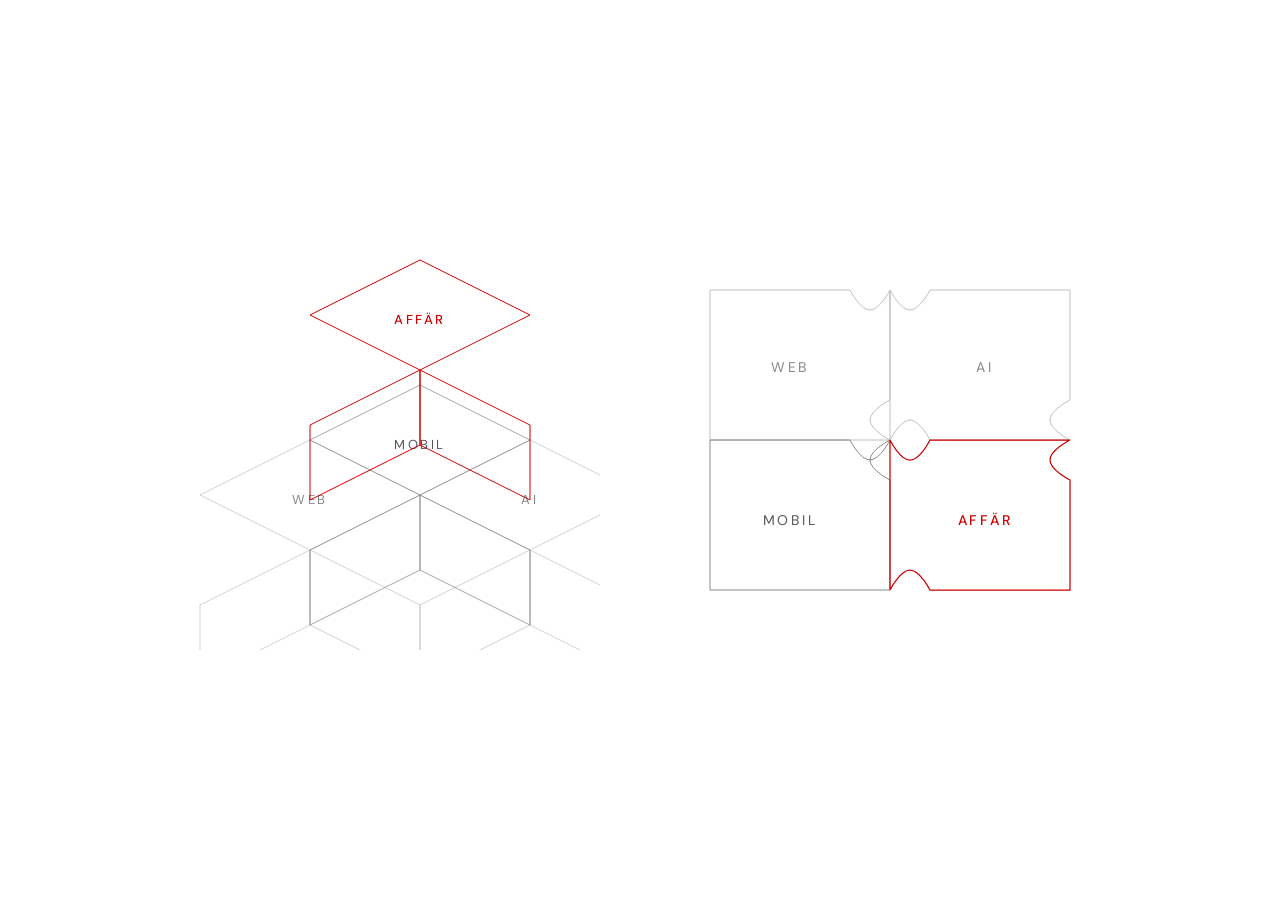
<file: examples/example8-fewer.html>
<!DOCTYPE html>
<html><head><meta charset="UTF-8"><title>Exempel 8 — Färre block</title>
<style>body{margin:0;display:flex;align-items:center;justify-content:center;height:100vh;background:#fff;gap:80px;}</style>
<link href="https://fonts.googleapis.com/css2?family=DM+Sans:wght@300;400;500&display=swap" rel="stylesheet">
</head><body>

<!-- A: Färre, större wireframe-klossar -->
<svg width="420" height="400" viewBox="0 0 420 400" fill="none" xmlns="http://www.w3.org/2000/svg">
  <!-- WEB -->
  <g transform="translate(130, 300)">
    <polygon points="0,0 110,55 110,130 0,75" fill="none" stroke="#C0C0C0" stroke-width="0.75"/>
    <polygon points="0,0 -110,55 -110,130 0,75" fill="none" stroke="#C0C0C0" stroke-width="0.75"/>
    <polygon points="0,0 110,-55 0,-110 -110,-55" fill="none" stroke="#C0C0C0" stroke-width="0.75"/>
    <text x="0" y="-46" text-anchor="middle" fill="#888" font-family="DM Sans" font-size="13" font-weight="400" letter-spacing="0.2em">WEB</text>
  </g>

  <!-- AI -->
  <g transform="translate(350, 300)">
    <polygon points="0,0 110,55 110,130 0,75" fill="none" stroke="#C0C0C0" stroke-width="0.75"/>
    <polygon points="0,0 -110,55 -110,130 0,75" fill="none" stroke="#C0C0C0" stroke-width="0.75"/>
    <polygon points="0,0 110,-55 0,-110 -110,-55" fill="none" stroke="#C0C0C0" stroke-width="0.75"/>
    <text x="0" y="-46" text-anchor="middle" fill="#888" font-family="DM Sans" font-size="13" font-weight="400" letter-spacing="0.2em">AI</text>
  </g>

  <!-- MOBIL -->
  <g transform="translate(240, 245)">
    <polygon points="0,0 110,55 110,130 0,75" fill="none" stroke="#888" stroke-width="0.75"/>
    <polygon points="0,0 -110,55 -110,130 0,75" fill="none" stroke="#888" stroke-width="0.75"/>
    <polygon points="0,0 110,-55 0,-110 -110,-55" fill="none" stroke="#888" stroke-width="0.75"/>
    <text x="0" y="-46" text-anchor="middle" fill="#555" font-family="DM Sans" font-size="13" font-weight="400" letter-spacing="0.2em">MOBIL</text>
  </g>

  <!-- AFFÄR (red, top) -->
  <g transform="translate(240, 120)">
    <polygon points="0,0 110,55 110,130 0,75" fill="none" stroke="#CC0000" stroke-width="1"/>
    <polygon points="0,0 -110,55 -110,130 0,75" fill="none" stroke="#CC0000" stroke-width="1"/>
    <polygon points="0,0 110,-55 0,-110 -110,-55" fill="none" stroke="#CC0000" stroke-width="1"/>
    <text x="0" y="-46" text-anchor="middle" fill="#CC0000" font-family="DM Sans" font-size="13" font-weight="500" letter-spacing="0.2em">AFFÄR</text>
  </g>
</svg>

<!-- B: Pusselbit-variant -->
<svg width="420" height="400" viewBox="0 0 420 400" fill="none" xmlns="http://www.w3.org/2000/svg">
  <defs>
    <!-- Puzzle tab (bump) pointing right -->
    <path id="tab-r" d="M0,0 C12,-14 28,-14 40,0" fill="none"/>
    <!-- Puzzle tab (bump) pointing down -->
    <path id="tab-d" d="M0,0 C-14,12 -14,28 0,40" fill="none"/>
  </defs>

  <!-- 2x2 puzzle grid, each piece ~160x140 -->

  <!-- Piece 1: WEB (top-left) -->
  <g transform="translate(30, 40)">
    <path d="
      M0,0 L140,0
      C140,0 150,20 160,20 C170,20 180,0 180,0
      L180,0 L180,110
      C180,110 160,120 160,130 C160,140 180,150 180,150
      L180,150 L0,150 L0,0 Z
    " fill="none" stroke="#C0C0C0" stroke-width="1"/>
    <text x="80" y="82" text-anchor="middle" fill="#888" font-family="DM Sans" font-size="14" font-weight="400" letter-spacing="0.2em">WEB</text>
  </g>

  <!-- Piece 2: AI (top-right) -->
  <g transform="translate(210, 40)">
    <path d="
      M0,0
      C0,0 10,20 20,20 C30,20 40,0 40,0
      L180,0 L180,110
      C180,110 160,120 160,130 C160,140 180,150 180,150
      L180,150 L40,150
      C40,150 30,130 20,130 C10,130 0,150 0,150
      L0,150 L0,0 Z
    " fill="none" stroke="#C0C0C0" stroke-width="1"/>
    <text x="95" y="82" text-anchor="middle" fill="#888" font-family="DM Sans" font-size="14" font-weight="400" letter-spacing="0.2em">AI</text>
  </g>

  <!-- Piece 3: MOBIL (bottom-left) -->
  <g transform="translate(30, 190)">
    <path d="
      M0,0 L140,0
      C140,0 150,20 160,20 C170,20 180,0 180,0
      L180,0
      C180,0 160,10 160,20 C160,30 180,40 180,40
      L180,150 L0,150 L0,0 Z
    " fill="none" stroke="#888" stroke-width="1"/>
    <text x="80" y="85" text-anchor="middle" fill="#555" font-family="DM Sans" font-size="14" font-weight="400" letter-spacing="0.2em">MOBIL</text>
  </g>

  <!-- Piece 4: AFFÄR (bottom-right, red) -->
  <g transform="translate(210, 190)">
    <path d="
      M0,0
      C0,0 10,20 20,20 C30,20 40,0 40,0
      L180,0
      C180,0 160,10 160,20 C160,30 180,40 180,40
      L180,150
      L40,150
      C40,150 30,130 20,130 C10,130 0,150 0,150
      L0,0 Z
    " fill="none" stroke="#CC0000" stroke-width="1.25"/>
    <text x="95" y="85" text-anchor="middle" fill="#CC0000" font-family="DM Sans" font-size="14" font-weight="500" letter-spacing="0.2em">AFFÄR</text>
  </g>

</svg>

</body></html>
</file>
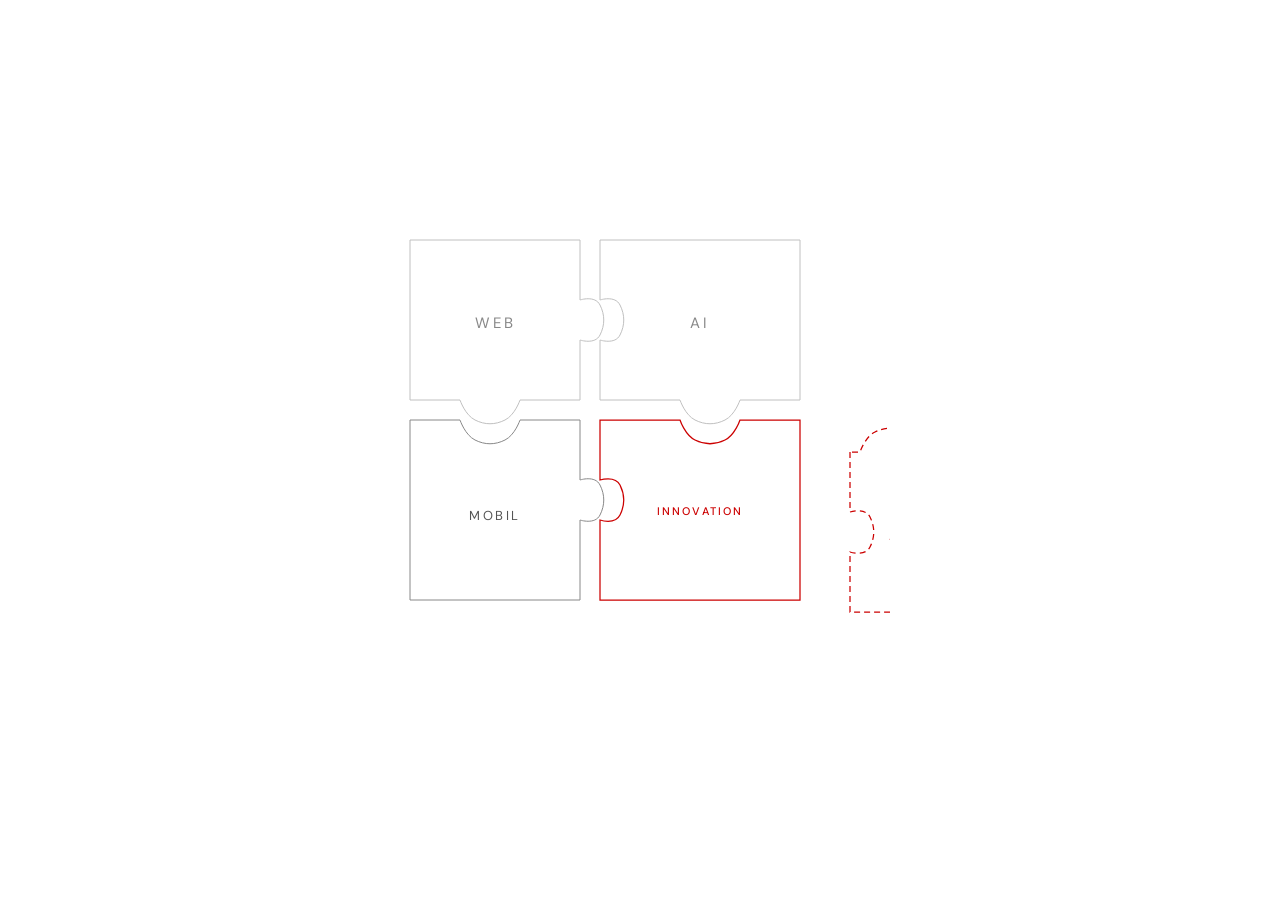
<file: examples/example9-puzzle.html>
<!DOCTYPE html>
<html><head><meta charset="UTF-8"><title>Exempel 9 — Pussel</title>
<style>body{margin:0;display:flex;align-items:center;justify-content:center;height:100vh;background:#fff;}</style>
<link href="https://fonts.googleapis.com/css2?family=DM+Sans:wght@300;400;500&display=swap" rel="stylesheet">
</head><body>
<svg width="500" height="460" viewBox="0 0 500 460" fill="none" xmlns="http://www.w3.org/2000/svg">

  <!-- Classic jigsaw puzzle, 2x2, with proper interlocking tabs/slots -->
  <!-- Each piece is roughly 200x180 -->

  <!-- Piece 1: WEB (top-left) — tab right, tab bottom -->
  <path d="
    M20,20 L190,20
    L190,80 C190,80 205,75 210,85 C215,95 215,105 210,115 C205,125 190,120 190,120
    L190,180
    L130,180 C130,180 125,195 115,200 C105,205 95,205 85,200 C75,195 70,180 70,180
    L20,180 Z
  " fill="none" stroke="#C0C0C0" stroke-width="1"/>
  <text x="105" y="108" text-anchor="middle" fill="#888" font-family="DM Sans" font-size="15" font-weight="400" letter-spacing="0.2em">WEB</text>

  <!-- Piece 2: AI (top-right) — slot left, tab bottom -->
  <path d="
    M210,20 L410,20
    L410,180
    L350,180 C350,180 345,195 335,200 C325,205 315,205 305,200 C295,195 290,180 290,180
    L210,180
    L210,120 C210,120 225,125 230,115 C235,105 235,95 230,85 C225,75 210,80 210,80
    Z
  " fill="none" stroke="#C0C0C0" stroke-width="1"/>
  <text x="310" y="108" text-anchor="middle" fill="#888" font-family="DM Sans" font-size="15" font-weight="400" letter-spacing="0.2em">AI</text>

  <!-- Piece 3: MOBIL (bottom-left) — tab right, slot top -->
  <path d="
    M20,200 L70,200
    C70,200 75,215 85,220 C95,225 105,225 115,220 C125,215 130,200 130,200
    L190,200
    L190,260 C190,260 205,255 210,265 C215,275 215,285 210,295 C205,305 190,300 190,300
    L190,380 L20,380 Z
  " fill="none" stroke="#888" stroke-width="1"/>
  <text x="105" y="300" text-anchor="middle" fill="#555" font-family="DM Sans" font-size="13" font-weight="400" letter-spacing="0.2em">MOBIL</text>

  <!-- Piece 4: INNOVATION (bottom-right, red) — slot left, slot top -->
  <path d="
    M210,200 L290,200
    C290,200 295,215 305,220 C315,225 325,225 335,220 C345,215 350,200 350,200
    L410,200
    L410,380 L210,380
    L210,300 C210,300 225,305 230,295 C235,285 235,275 230,265 C225,255 210,260 210,260
    Z
  " fill="none" stroke="#CC0000" stroke-width="1.25"/>
  <text x="310" y="295" text-anchor="middle" fill="#CC0000" font-family="DM Sans" font-size="11" font-weight="500" letter-spacing="0.2em">INNOVATION</text>

  <!-- Piece 5: AFFÄR (extra piece, slightly separated, floating to bottom-right) -->
  <g transform="translate(30, 12)">
    <path d="
      M430,220 L430,280 C430,280 445,275 450,285 C455,295 455,305 450,315 C445,325 430,320 430,320
      L430,380 L560,380 L560,220
      L500,220 C500,220 495,205 485,200 C475,195 465,195 455,200 C445,205 440,220 440,220
      Z
    " fill="none" stroke="#CC0000" stroke-width="1.25" stroke-dasharray="6,4"/>
    <text x="495" y="308" text-anchor="middle" fill="#CC0000" font-family="DM Sans" font-size="13" font-weight="500" letter-spacing="0.2em" opacity="0.6">AFFÄR</text>
  </g>

</svg>
</body></html>
</file>
<file: styles.css>
*, *::before, *::after {
  margin: 0;
  padding: 0;
  box-sizing: border-box;
}

:root {
  --red: #CC0000;
  --black: #111111;
  --text: #1A1A1A;
  --muted: #888888;
  --border: #E0E0E0;
  --bg: #FFFFFF;
  --bg-alt: #F5F5F5;
}

html {
  scroll-behavior: smooth;
}

body {
  font-family: 'DM Sans', sans-serif;
  font-weight: 300;
  color: var(--text);
  background: var(--bg);
  -webkit-font-smoothing: antialiased;
  -moz-osx-font-smoothing: grayscale;
}

/* ── Red top bar ── */
.top-bar {
  height: 6px;
  background: var(--red);
}

/* ── Nav ── */
.nav-wrapper {
  position: sticky;
  top: 0;
  z-index: 100;
  background: var(--bg);
}

.nav {
  max-width: 1200px;
  margin: 0 auto;
  padding: 0 2.5rem;
  height: 80px;
  display: flex;
  align-items: center;
  gap: 3.5rem;
}

.nav-rule {
  display: block;
  width: 100%;
  height: 2px;
  background: var(--black);
}

.nav-logo {
  display: flex;
  flex-direction: column;
  gap: 4px;
  text-decoration: none;
}

.nav-logo-top {
  display: flex;
  align-items: center;
  gap: 0.6rem;
}

.nav-sigill {
  width: 24px;
  height: 24px;
  flex-shrink: 0;
}

.nav-logo-name {
  font-size: 1.5rem;
  font-weight: 500;
  letter-spacing: 0.12em;
  color: var(--black);
  line-height: 1;
}

.nav-logo-sub {
  font-size: 0.5rem;
  font-weight: 300;
  letter-spacing: 0.2em;
  color: var(--muted);
  text-transform: uppercase;
}

.nav-links {
  display: flex;
  gap: 2.5rem;
  list-style: none;
  margin-left: auto;
}

.nav-links a {
  font-size: 0.8rem;
  font-weight: 500;
  letter-spacing: 0.08em;
  text-transform: uppercase;
  color: var(--black);
  text-decoration: none;
  transition: color 0.2s;
}

.nav-links a:hover {
  color: var(--red);
}

/* ── Language switcher ── */
.lang-switch {
  position: relative;
  margin-left: 1.5rem;
}

.lang-switch-btn {
  font-size: 0.8rem;
  font-weight: 500;
  letter-spacing: 0.08em;
  text-transform: uppercase;
  color: var(--black);
  background: none;
  border: none;
  padding: 0.35rem 0.3rem;
  cursor: pointer;
  font-family: inherit;
  display: flex;
  align-items: center;
  gap: 0.3rem;
  transition: color 0.2s;
}

.lang-switch-btn:hover {
  color: var(--red);
}

.lang-switch-btn::after {
  content: '▾';
  font-size: 0.6rem;
}

.lang-dropdown {
  display: none;
  position: absolute;
  top: 100%;
  right: 0;
  padding-top: 0.25rem;
  background: transparent;
  min-width: 100%;
  z-index: 200;
}

.lang-dropdown-inner {
  background: var(--bg);
  border: 1px solid var(--border);
}

.lang-switch:hover .lang-dropdown,
.lang-switch:focus-within .lang-dropdown {
  display: block;
}

.lang-dropdown a {
  display: block;
  padding: 0.4rem 0.7rem;
  font-size: 0.8rem;
  font-weight: 500;
  letter-spacing: 0.08em;
  text-transform: uppercase;
  color: var(--black);
  text-decoration: none;
  transition: background 0.15s;
}

.lang-dropdown a:hover {
  background: var(--bg-alt);
  color: var(--red);
}

/* ── Hero ── */
.hero {
  height: calc(100vh - 82px);
  display: flex;
  align-items: flex-start;
  padding-top: 20vh;
  background: var(--bg);
}

.hero-inner {
  max-width: 1200px;
  margin: 0 auto;
  padding: 0 2.5rem;
  width: 100%;
  display: flex;
  align-items: center;
  justify-content: space-between;
  gap: 4rem;
}

.hero-content {
  animation: fadeIn 0.5s ease both;
  flex: 1;
}

.hero-graphic {
  flex-shrink: 0;
  animation: fadeIn 0.8s ease both;
}

@keyframes fadeIn {
  from {
    opacity: 0;
    transform: translateY(16px);
  }
  to {
    opacity: 1;
    transform: translateY(0);
  }
}

.hero-eyebrow {
  font-size: 0.7rem;
  font-weight: 400;
  letter-spacing: 0.2em;
  text-transform: uppercase;
  color: var(--muted);
  margin-bottom: 2rem;
}

.hero-title {
  font-size: clamp(3.5rem, 7vw, 7rem);
  font-weight: 300;
  letter-spacing: -0.02em;
  color: var(--black);
  line-height: 1.05;
  margin-bottom: 2.5rem;
}

.hero-line {
  width: 40px;
  height: 2px;
  background: var(--red);
  margin-bottom: 2.5rem;
}

.hero-desc {
  font-size: 1.05rem;
  font-weight: 300;
  line-height: 1.75;
  color: var(--text);
  max-width: 50ch;
  margin-bottom: 3rem;
}

.hero-actions {
  display: flex;
  align-items: center;
  gap: 2.5rem;
}

.btn-primary {
  display: inline-block;
  background: var(--red);
  color: #FFFFFF;
  font-family: 'DM Sans', sans-serif;
  font-size: 0.85rem;
  font-weight: 500;
  letter-spacing: 0.04em;
  padding: 1rem 2.5rem;
  border: none;
  border-radius: 0;
  text-decoration: none;
  cursor: pointer;
  transition: background 0.2s;
}

.btn-primary:hover {
  background: #a30000;
}

.text-link {
  font-size: 0.9rem;
  font-weight: 400;
  color: var(--text);
  text-decoration: none;
  transition: color 0.2s;
}

.text-link:hover {
  color: var(--red);
}

/* ── Section shared ── */
.section-label {
  font-size: 0.7rem;
  font-weight: 400;
  letter-spacing: 0.2em;
  text-transform: uppercase;
  color: var(--muted);
  margin-bottom: 1.5rem;
}

.section-title {
  font-size: clamp(2.5rem, 4vw, 3.5rem);
  font-weight: 300;
  letter-spacing: -0.01em;
  color: var(--black);
  line-height: 1.1;
  margin-bottom: 4rem;
}

.container {
  max-width: 1200px;
  margin: 0 auto;
  padding: 0 2.5rem;
}

/* ── Vad vi gör ── */
.services {
  background: var(--bg-alt);
  padding: 140px 0;
}

.services-grid {
  display: grid;
  grid-template-columns: repeat(3, 1fr);
  gap: 3rem;
}

.service-card {
  border-top: 1px solid var(--border);
  padding-top: 2rem;
  transition: border-color 0.3s;
}

.service-card:hover {
  border-color: var(--red);
}

.service-number {
  font-size: 3.5rem;
  font-weight: 300;
  color: var(--border);
  line-height: 1;
  margin-bottom: 1.5rem;
}

.service-name {
  font-size: 1rem;
  font-weight: 500;
  letter-spacing: 0.05em;
  text-transform: uppercase;
  color: var(--black);
  margin-bottom: 1rem;
}

.service-desc {
  font-size: 1rem;
  font-weight: 300;
  line-height: 1.75;
  color: var(--text);
}

/* ── Portfolio ── */
.portfolio {
  background: var(--bg);
  padding: 140px 0;
}

.portfolio-grid {
  display: grid;
  grid-template-columns: repeat(2, 1fr);
  gap: 2rem;
}

.portfolio-card {
  background: var(--bg-alt);
  display: flex;
  flex-direction: column;
  justify-content: space-between;
  min-height: 260px;
  overflow: hidden;
}

.portfolio-logo {
  height: 40px;
  max-width: 160px;
  object-fit: contain;
  object-position: left;
  display: block;
  margin: 40px 40px 1.5rem;
}

.portfolio-card-top {
  margin-bottom: 1.5rem;
  padding: 0 40px;
}

.portfolio-card-top:first-child {
  padding-top: 0;
}

.portfolio-status {
  font-size: 0.7rem;
  font-weight: 400;
  letter-spacing: 0.1em;
  text-transform: uppercase;
  color: var(--muted);
  margin-bottom: 1rem;
}

.portfolio-status.active {
  color: #1a8a3f;
}

.portfolio-status.active::before {
  content: '● ';
  animation: pulse-dot 2s ease-in-out infinite;
}

@keyframes pulse-dot {
  0%, 100% { opacity: 1; }
  50% { opacity: 0.3; }
}

.portfolio-name {
  font-size: 1.4rem;
  font-weight: 500;
  color: var(--black);
  margin-bottom: 1rem;
}

.portfolio-desc {
  font-size: 1rem;
  font-weight: 300;
  line-height: 1.75;
  color: var(--text);
}

.portfolio-link {
  font-size: 0.8rem;
  font-weight: 400;
  color: var(--muted);
  text-decoration: none;
  transition: color 0.2s;
  margin-top: auto;
  padding: 0 40px 40px;
}

.portfolio-link:hover {
  color: var(--red);
}

.portfolio-card--cta {
  display: flex;
  align-items: center;
  justify-content: center;
  border: 2px dashed #DDD;
  background: transparent;
  text-align: center;
}

.portfolio-card--cta .portfolio-name {
  color: var(--muted);
}

.portfolio-card--cta .portfolio-desc {
  color: var(--muted);
  margin: 0.5rem 0 1rem;
}

.portfolio-card--cta .portfolio-link {
  color: var(--red);
}

.founder--inline {
  margin-top: 2.5rem;
}

.founder-role a {
  color: var(--red);
}

/* ── Om oss ── */
.about {
  background: var(--bg-alt);
  padding: 140px 0;
}

.about-grid {
  display: grid;
  grid-template-columns: 1fr 1fr;
  gap: 4rem;
}

.about-text p {
  font-size: 1.05rem;
  font-weight: 300;
  line-height: 1.75;
  color: var(--text);
  margin-bottom: 1.5rem;
}

.founder {
  display: flex;
  align-items: center;
  gap: 1.5rem;
}

.founder-img {
  width: 96px;
  height: 96px;
  border-radius: 50%;
  object-fit: cover;
  filter: grayscale(100%);
  flex-shrink: 0;
}

.founder-name {
  font-size: 1rem;
  font-weight: 500;
  color: var(--black);
  margin-bottom: 0.25rem;
}

.founder-role {
  font-size: 0.7rem;
  font-weight: 400;
  letter-spacing: 0.15em;
  text-transform: uppercase;
  color: var(--muted);
  line-height: 1.5;
}

/* ── Footer ── */
.footer {
  background: var(--black);
  border-top: 1px solid #333333;
  padding: 2rem 2.5rem;
}

.footer-inner {
  max-width: 1200px;
  margin: 0 auto;
  display: flex;
  align-items: center;
  justify-content: space-between;
}

.footer-copy {
  font-size: 0.75rem;
  font-weight: 300;
  color: #555555;
}

.footer-logo {
  font-size: 0.85rem;
  font-weight: 500;
  letter-spacing: 0.15em;
  color: #333333;
}

/* ── Responsive ── */
@media (max-width: 768px) {
  .nav-links {
    display: none;
  }

  .hero {
    padding-top: 12vh;
  }

  .hero-title {
    font-size: clamp(2.5rem, 10vw, 4rem);
  }

  .hero-actions {
    flex-direction: column;
    align-items: flex-start;
    gap: 1.5rem;
  }

  .hero-graphic {
    display: none;
  }

  .services-grid {
    grid-template-columns: 1fr;
    gap: 3rem;
  }

  .portfolio-grid {
    grid-template-columns: 1fr;
  }

  .about-grid {
    grid-template-columns: 1fr;
    gap: 2rem;
  }

  .container {
    padding: 0 1.5rem;
  }

  .nav {
    padding: 0 1.5rem;
  }

  .services,
  .portfolio,
  .about {
    padding: 80px 0;
  }

  .footer {
    padding: 2rem 1.5rem;
  }
}
</file>
<file: dashboard.css>
/* ── Dashboard ── */

/* Login overlay */
.login-overlay {
  position: fixed;
  inset: 0;
  background: var(--bg);
  z-index: 1000;
  display: flex;
  align-items: center;
  justify-content: center;
}

.login-box {
  text-align: center;
  max-width: 320px;
  width: 100%;
  padding: 0 1.5rem;
}

.login-box h2 {
  font-size: 1.5rem;
  font-weight: 300;
  color: var(--black);
  margin-bottom: 2rem;
}

.login-input {
  width: 100%;
  font-family: 'DM Sans', sans-serif;
  font-size: 0.95rem;
  font-weight: 300;
  padding: 0.8rem 1rem;
  border: 1px solid var(--border);
  background: var(--bg);
  color: var(--text);
  outline: none;
  transition: border-color 0.2s;
}

.login-input:focus {
  border-color: var(--black);
}

.login-input::placeholder {
  color: var(--muted);
}

.login-btn {
  width: 100%;
  margin-top: 1rem;
  padding: 0.8rem 1rem;
  background: var(--red);
  color: #fff;
  font-family: 'DM Sans', sans-serif;
  font-size: 0.85rem;
  font-weight: 500;
  letter-spacing: 0.04em;
  border: none;
  cursor: pointer;
  transition: background 0.2s;
}

.login-btn:hover {
  background: #a30000;
}

.login-error {
  font-size: 0.8rem;
  color: var(--red);
  margin-top: 0.75rem;
  min-height: 1.2em;
}

/* Dashboard content */
.dash-hidden {
  display: none;
}

.dashboard {
  padding: 80px 0 140px;
}

.dash-header {
  display: flex;
  align-items: baseline;
  justify-content: space-between;
  margin-bottom: 4rem;
}

.dash-header .section-title {
  margin-bottom: 0;
}

.dash-logout {
  font-size: 0.8rem;
  font-weight: 400;
  color: var(--muted);
  text-decoration: none;
  cursor: pointer;
  background: none;
  border: none;
  font-family: inherit;
  transition: color 0.2s;
}

.dash-logout:hover {
  color: var(--red);
}

/* Project grid */
.dash-grid {
  display: grid;
  grid-template-columns: repeat(2, 1fr);
  gap: 2rem;
}

.dash-card {
  background: var(--bg-alt);
  padding: 40px;
  cursor: pointer;
  transition: border-color 0.3s;
  border-top: 3px solid var(--border);
}

.dash-card:hover {
  border-color: var(--red);
}

.dash-card-logo {
  height: 36px;
  max-width: 140px;
  object-fit: contain;
  object-position: left;
  display: block;
  margin-bottom: 1.5rem;
}

.dash-card-status {
  font-size: 0.7rem;
  font-weight: 400;
  letter-spacing: 0.1em;
  text-transform: uppercase;
  color: var(--muted);
  margin-bottom: 0.75rem;
}

.dash-card-status.active {
  color: #1a8a3f;
}

.dash-card-status.active::before {
  content: '\25CF ';
  animation: pulse-dot 2s ease-in-out infinite;
}

.dash-card-name {
  font-size: 1.3rem;
  font-weight: 500;
  color: var(--black);
  margin-bottom: 0.75rem;
}

.dash-card-summary {
  font-size: 0.95rem;
  font-weight: 300;
  line-height: 1.7;
  color: var(--text);
}

/* Project detail view */
.dash-detail {
  display: none;
  padding: 80px 0 140px;
}

.dash-detail.visible {
  display: block;
}

.dash-detail-topbar {
  display: flex;
  align-items: center;
  justify-content: space-between;
  margin-bottom: 2rem;
}

.dash-copy-btn {
  display: inline-flex;
  align-items: center;
  gap: 0.4rem;
  font-size: 0.8rem;
  font-weight: 400;
  color: var(--muted);
  background: none;
  border: 1px solid var(--muted);
  border-radius: 6px;
  padding: 0.35rem 0.75rem;
  cursor: pointer;
  font-family: inherit;
  transition: color 0.2s, border-color 0.2s;
}

.dash-copy-btn:hover {
  color: var(--black);
  border-color: var(--black);
}

.dash-copy-btn.copied {
  color: #16a34a;
  border-color: #16a34a;
}

.dash-toast {
  position: fixed;
  bottom: 2rem;
  left: 50%;
  transform: translateX(-50%) translateY(20px);
  background: var(--black);
  color: #fff;
  font-size: 0.85rem;
  padding: 0.6rem 1.2rem;
  border-radius: 8px;
  opacity: 0;
  transition: opacity 0.2s, transform 0.2s;
  pointer-events: none;
  z-index: 999;
}

.dash-toast.show {
  opacity: 1;
  transform: translateX(-50%) translateY(0);
}

.dash-back {
  font-size: 0.8rem;
  font-weight: 400;
  color: var(--muted);
  text-decoration: none;
  cursor: pointer;
  background: none;
  border: none;
  font-family: inherit;
  margin-bottom: 2rem;
  display: inline-block;
  transition: color 0.2s;
}

.dash-back:hover {
  color: var(--red);
}

.dash-detail-header {
  display: flex;
  align-items: center;
  gap: 1.5rem;
  margin-bottom: 2rem;
}

.dash-detail-logo {
  height: 40px;
  max-width: 160px;
  object-fit: contain;
}

.dash-detail-status {
  font-size: 0.7rem;
  font-weight: 400;
  letter-spacing: 0.1em;
  text-transform: uppercase;
  color: #1a8a3f;
}

.dash-detail-status::before {
  content: '\25CF ';
  animation: pulse-dot 2s ease-in-out infinite;
}

.dash-detail-desc {
  font-size: 1.05rem;
  font-weight: 300;
  line-height: 1.75;
  color: var(--text);
  max-width: 65ch;
  margin-bottom: 3rem;
}

.dash-detail-link {
  font-size: 0.85rem;
  font-weight: 400;
  color: var(--red);
  text-decoration: none;
  margin-bottom: 4rem;
  display: inline-block;
  transition: opacity 0.2s;
}

.dash-detail-link:hover {
  opacity: 0.7;
}

/* Timeline section */
.dash-section-title {
  font-size: 0.7rem;
  font-weight: 400;
  letter-spacing: 0.2em;
  text-transform: uppercase;
  color: var(--muted);
  margin-bottom: 1.5rem;
  padding-bottom: 0.75rem;
  border-bottom: 1px solid var(--border);
}

.dash-timeline {
  margin-bottom: 4rem;
}

.dash-update {
  display: flex;
  gap: 1.5rem;
  padding: 1rem 0;
  border-bottom: 1px solid var(--bg-alt);
}

.dash-update-date {
  font-size: 0.8rem;
  font-weight: 400;
  color: var(--muted);
  white-space: nowrap;
  min-width: 90px;
}

.dash-update-items {
  flex: 1;
}

.dash-update-text {
  font-size: 0.95rem;
  font-weight: 300;
  line-height: 1.6;
  color: var(--text);
}

.dash-update-text::before {
  content: '\2022 ';
  color: var(--muted);
}

.dash-update-text + .dash-update-text {
  margin-top: 0.25rem;
}

/* Planned items */
.dash-planned-list {
  list-style: none;
}

.dash-planned-list li {
  font-size: 0.95rem;
  font-weight: 300;
  line-height: 1.6;
  color: var(--text);
  padding: 0.6rem 0;
  border-bottom: 1px solid var(--bg-alt);
}

.dash-planned-list li::before {
  content: '\2192 ';
  color: var(--muted);
}

/* Responsive */
@media (max-width: 768px) {
  .dash-grid {
    grid-template-columns: 1fr;
  }

  .dash-card {
    padding: 24px;
  }

  .dashboard,
  .dash-detail {
    padding: 40px 0 80px;
  }

  .dash-update {
    flex-direction: column;
    gap: 0.25rem;
  }
}
</file>
